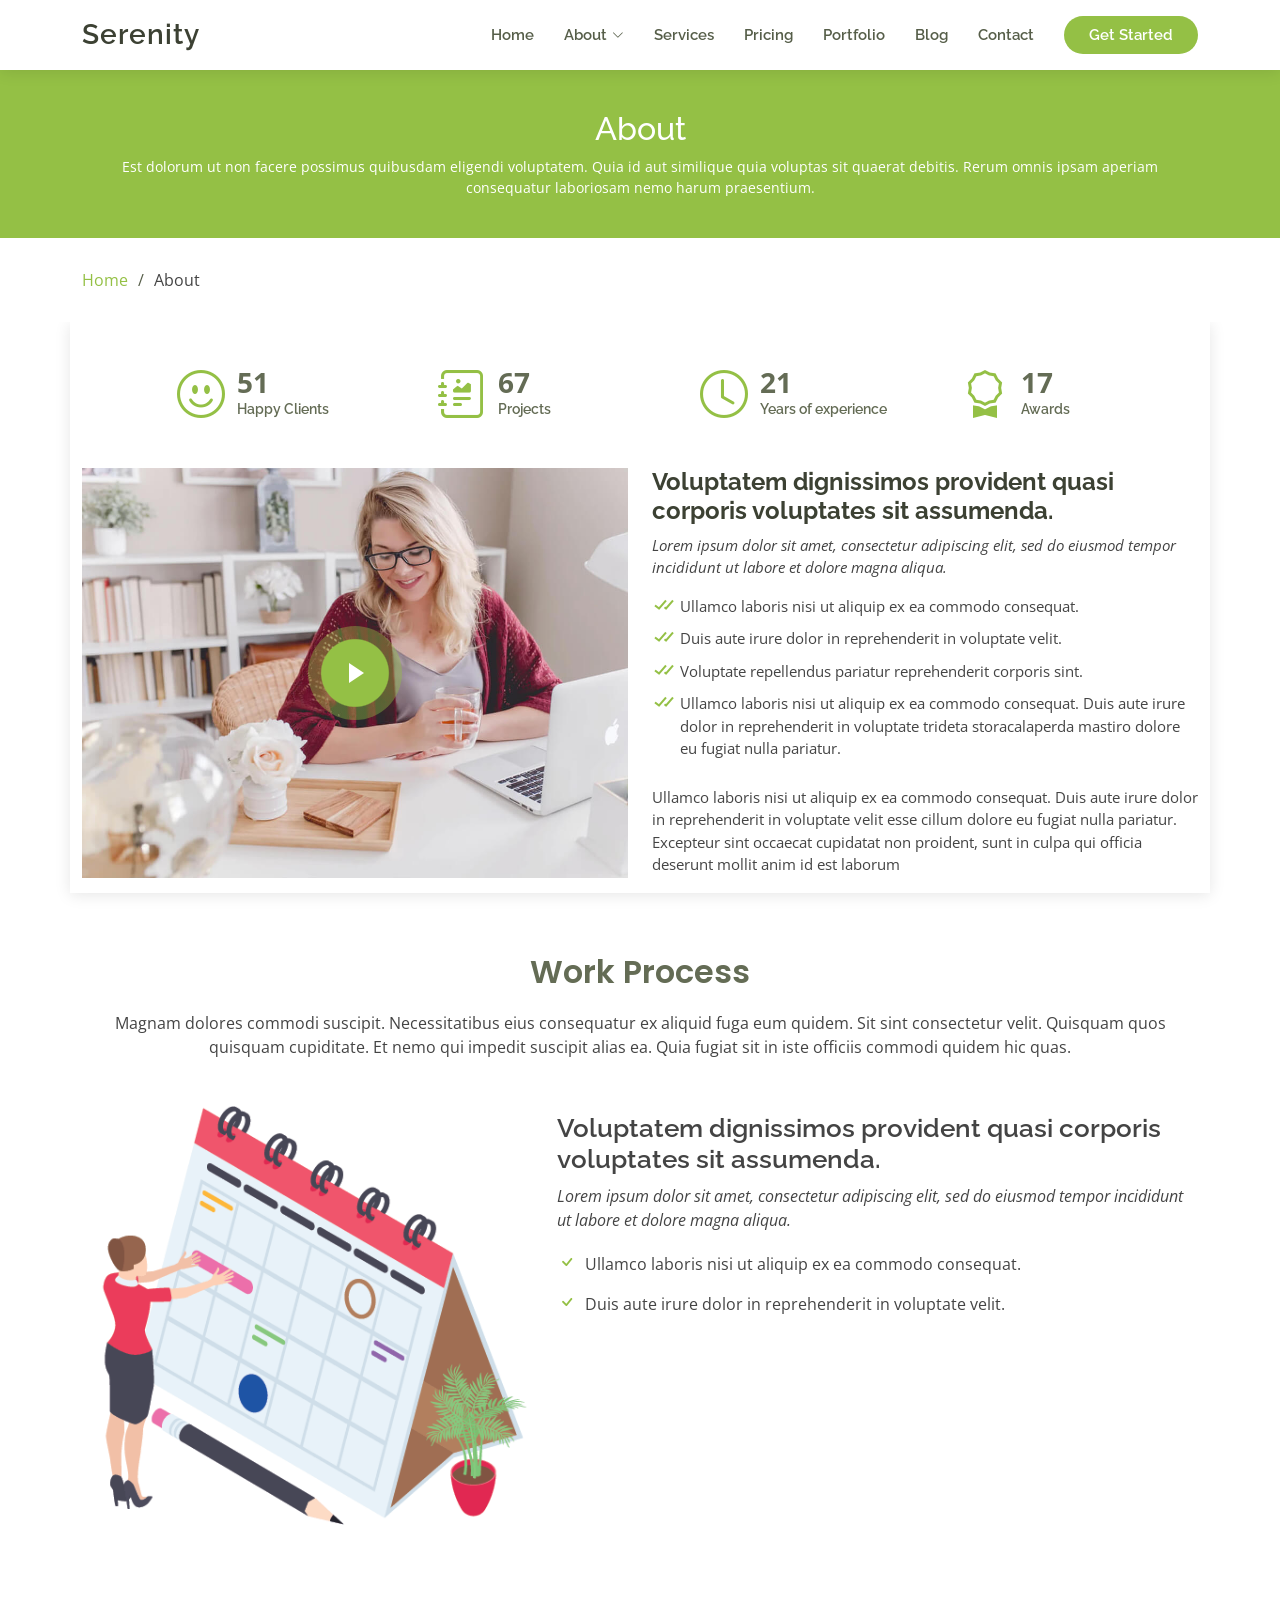
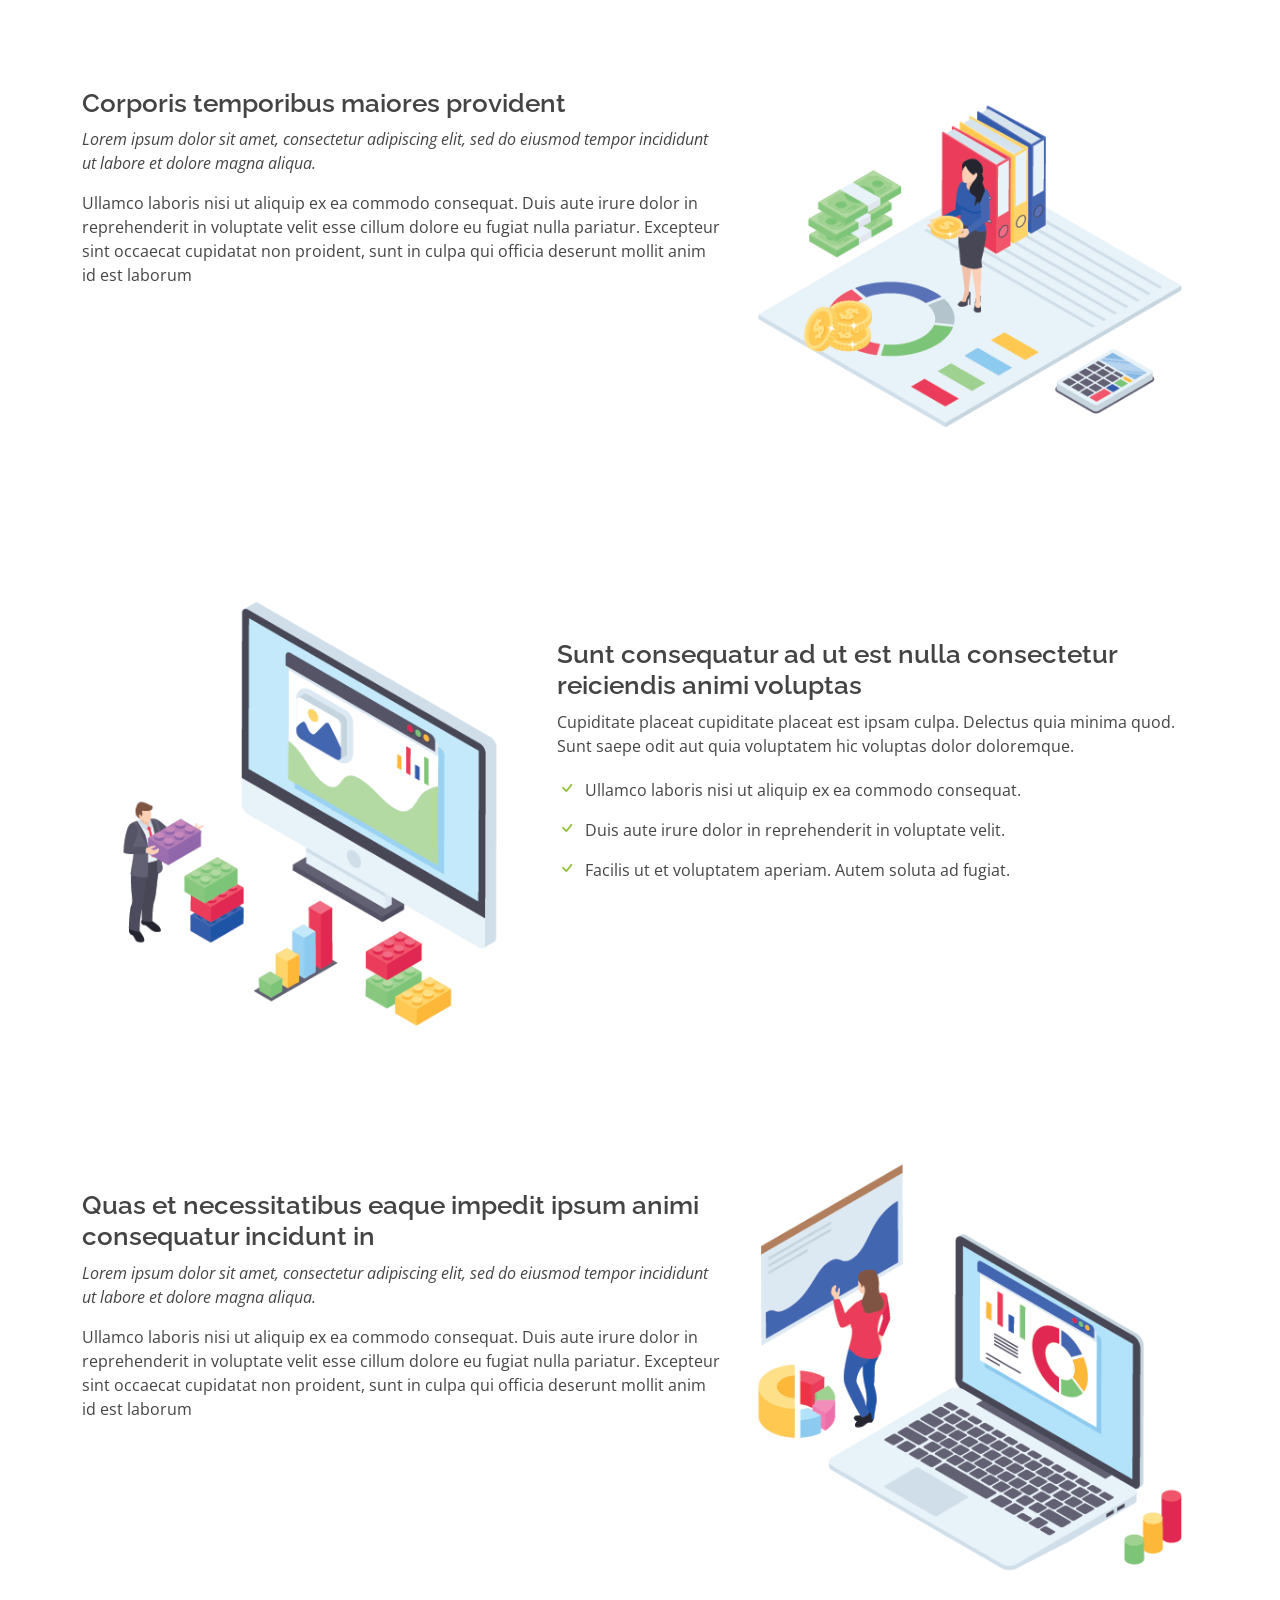
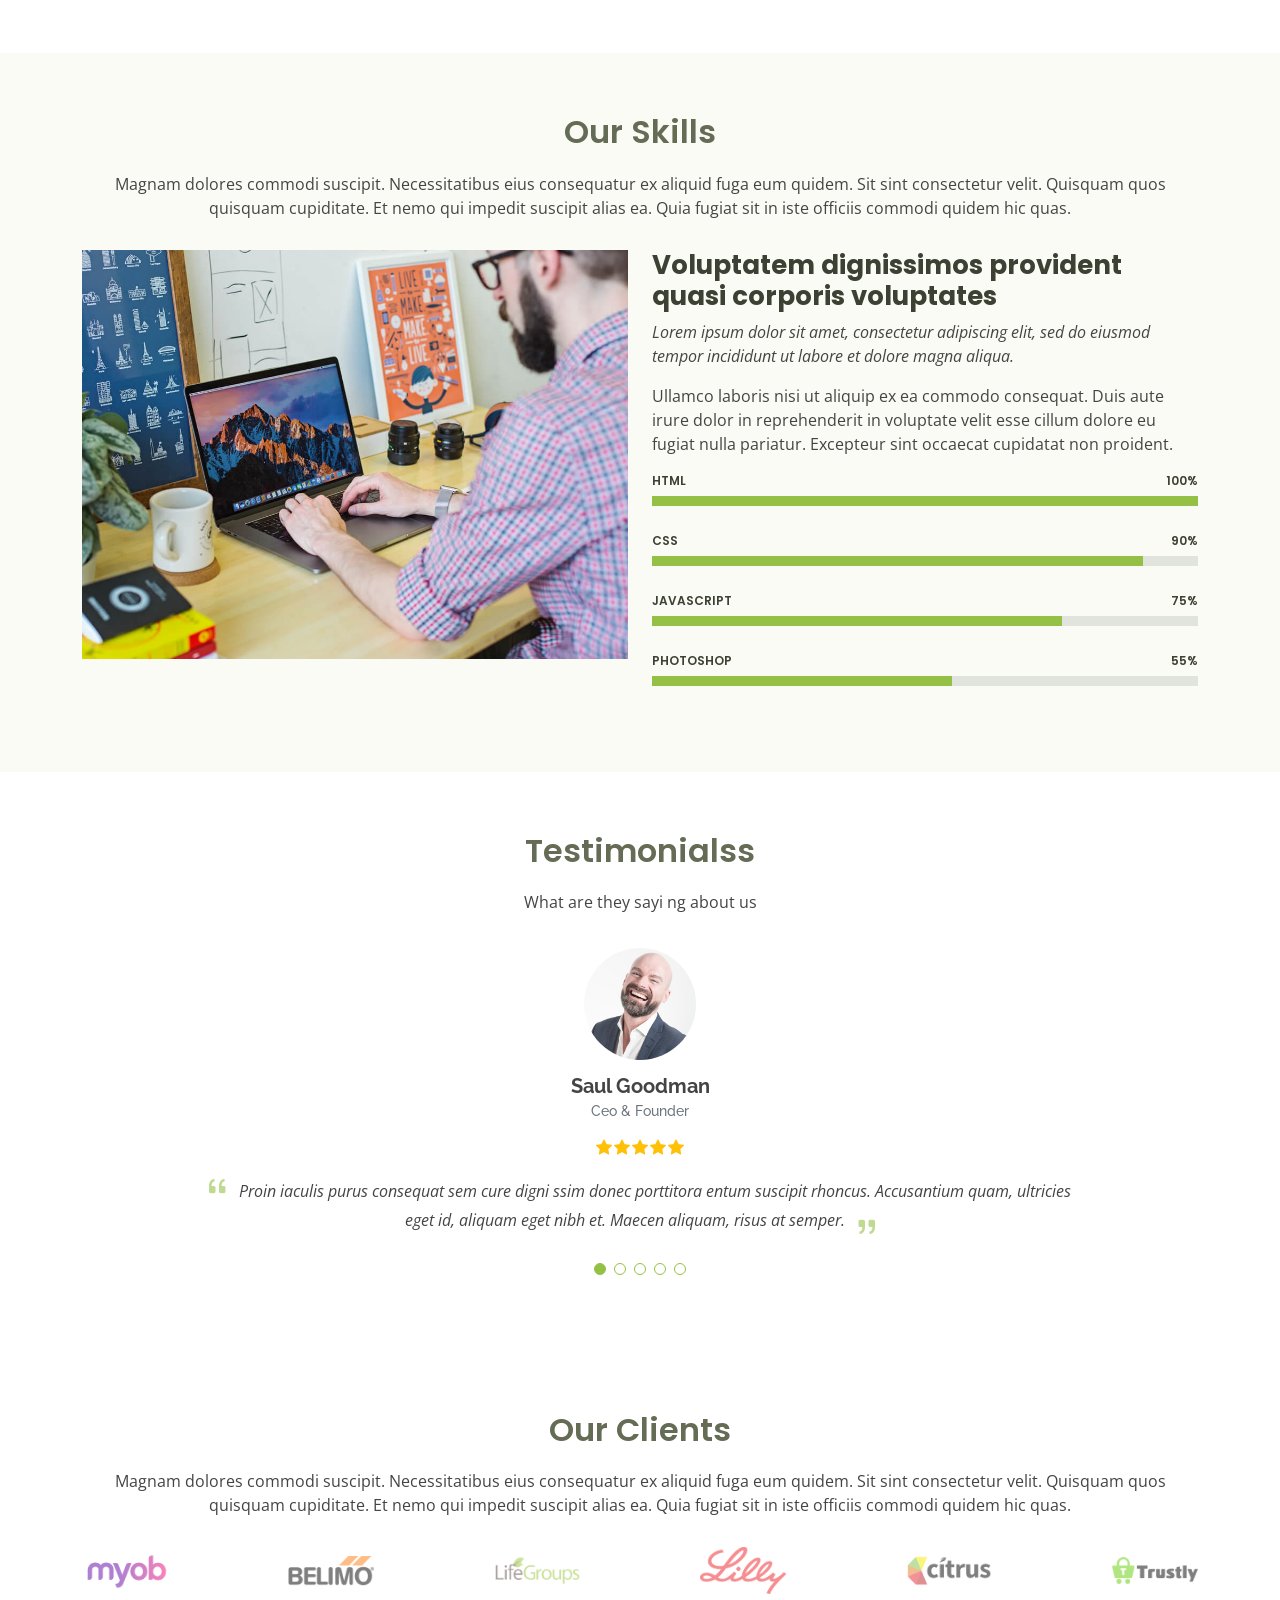
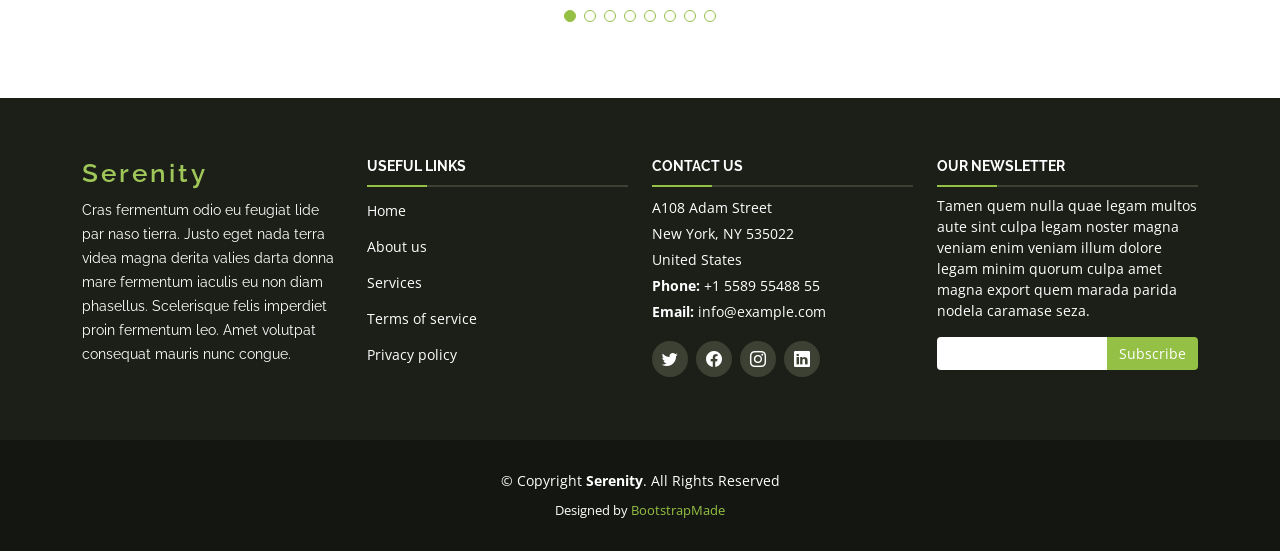
<file: about.html>
<!DOCTYPE html>
<html lang="en">

<head>
  <meta charset="utf-8">
  <meta content="width=device-width, initial-scale=1.0" name="viewport">

  <title>About - Serenity Bootstrap Template</title>
  <meta content="" name="description">
  <meta content="" name="keywords">

  <!-- Favicons -->
  <link href="assets/img/favicon.png" rel="icon">
  <link href="assets/img/apple-touch-icon.png" rel="apple-touch-icon">

  <!-- Google Fonts -->
  <link href="https://fonts.googleapis.com/css?family=Open+Sans:300,300i,400,400i,600,600i,700,700i|Raleway:300,300i,400,400i,500,500i,600,600i,700,700i|Poppins:300,300i,400,400i,500,500i,600,600i,700,700i" rel="stylesheet">

  <!-- Vendor CSS Files -->
  <link href="assets/vendor/aos/aos.css" rel="stylesheet">
  <link href="assets/vendor/bootstrap/css/bootstrap.min.css" rel="stylesheet">
  <link href="assets/vendor/bootstrap-icons/bootstrap-icons.css" rel="stylesheet">
  <link href="assets/vendor/boxicons/css/boxicons.min.css" rel="stylesheet">
  <link href="assets/vendor/glightbox/css/glightbox.min.css" rel="stylesheet">
  <link href="assets/vendor/swiper/swiper-bundle.min.css" rel="stylesheet">

  <!-- Template Main CSS File -->
  <link href="assets/css/style.css" rel="stylesheet">

  <!-- =======================================================
  * Template Name: Serenity
  * Updated: Sep 18 2023 with Bootstrap v5.3.2
  * Template URL: https://bootstrapmade.com/serenity-bootstrap-corporate-template/
  * Author: BootstrapMade.com
  * License: https://bootstrapmade.com/license/
  ======================================================== -->
</head>

<body>

  <!-- ======= Header ======= -->
  <header id="header" class="fixed-top d-flex align-items-center">
    <div class="container d-flex align-items-center justify-content-between">

      <div class="logo">
        <h1 class="text-light"><a href="index.html">Serenity</a></h1>
        <!-- Uncomment below if you prefer to use an image logo -->
        <!-- <a href="index.html"><img src="assets/img/logo.png" alt="" class="img-fluid"></a>-->
      </div>

      <nav id="navbar" class="navbar">
        <ul>
          <li><a href="index.html">Home</a></li>
          <li class="dropdown"><a href="#"><span>About</span> <i class="bi bi-chevron-down"></i></a>
            <ul>
              <li><a class="active" href="about.html">About</a></li>
              <li><a href="team.html">Team</a></li>
              <li class="dropdown"><a href="#"><span>Deep Drop Down</span> <i class="bi bi-chevron-right"></i></a>
                <ul>
                  <li><a href="#">Deep Drop Down 1</a></li>
                  <li><a href="#">Deep Drop Down 2</a></li>
                  <li><a href="#">Deep Drop Down 3</a></li>
                  <li><a href="#">Deep Drop Down 4</a></li>
                  <li><a href="#">Deep Drop Down 5</a></li>
                </ul>
              </li>
            </ul>
          </li>
          <li><a href="services.html">Services</a></li>
          <li><a href="pricing.html">Pricing</a></li>
          <li><a href="portfolio.html">Portfolio</a></li>
          <li><a href="blog.html">Blog</a></li>
          <li><a href="contact.html">Contact</a></li>

          <li><a class="getstarted" href="about.html">Get Started</a></li>
        </ul>
        <i class="bi bi-list mobile-nav-toggle"></i>
      </nav><!-- .navbar -->

    </div>
  </header><!-- End Header -->

  <main id="main">

    <!-- ======= Breadcrumbs ======= -->
    <section id="breadcrumbs" class="breadcrumbs">
      <div class="breadcrumb-hero">
        <div class="container">
          <div class="breadcrumb-hero">
            <h2>About</h2>
            <p>Est dolorum ut non facere possimus quibusdam eligendi voluptatem. Quia id aut similique quia voluptas sit quaerat debitis. Rerum omnis ipsam aperiam consequatur laboriosam nemo harum praesentium. </p>
          </div>
        </div>
      </div>
      <div class="container">
        <ol>
          <li><a href="index.html">Home</a></li>
          <li>About</li>
        </ol>
      </div>
    </section><!-- End Breadcrumbs -->

    <!-- ======= About Section ======= -->
    <section id="about" class="about">
      <div class="container">

        <div class="row justify-content-end">
          <div class="col-lg-11">
            <div class="row justify-content-end">

              <div class="col-lg-3 col-md-5 col-6 d-md-flex align-items-md-stretch">
                <div class="count-box py-5">
                  <i class="bi bi-emoji-smile"></i>
                  <span data-purecounter-start="0" data-purecounter-end="65" class="purecounter">0</span>
                  <p>Happy Clients</p>
                </div>
              </div>

              <div class="col-lg-3 col-md-5 col-6 d-md-flex align-items-md-stretch">
                <div class="count-box py-5">
                  <i class="bi bi-journal-richtext"></i>
                  <span data-purecounter-start="0" data-purecounter-end="85" class="purecounter">0</span>
                  <p>Projects</p>
                </div>
              </div>

              <div class="col-lg-3 col-md-5 col-6 d-md-flex align-items-md-stretch">
                <div class="count-box pb-5 pt-0 pt-lg-5">
                  <i class="bi bi-clock"></i>
                  <span data-purecounter-start="0" data-purecounter-end="27" class="purecounter">0</span>
                  <p>Years of experience</p>
                </div>
              </div>

              <div class="col-lg-3 col-md-5 col-6 d-md-flex align-items-md-stretch">
                <div class="count-box pb-5 pt-0 pt-lg-5">
                  <i class="bi bi-award"></i>
                  <span data-purecounter-start="0" data-purecounter-end="22" class="purecounter">0</span>
                  <p>Awards</p>
                </div>
              </div>

            </div>
          </div>
        </div>

        <div class="row">

          <div class="col-lg-6 video-box align-self-baseline position-relative">
            <img src="assets/img/about.jpg" class="img-fluid" alt="">
            <a href="https://www.youtube.com/watch?v=jDDaplaOz7Q" class="glightbox play-btn mb-4"></a>
          </div>

          <div class="col-lg-6 pt-3 pt-lg-0 content">
            <h3>Voluptatem dignissimos provident quasi corporis voluptates sit assumenda.</h3>
            <p class="fst-italic">
              Lorem ipsum dolor sit amet, consectetur adipiscing elit, sed do eiusmod tempor incididunt ut labore et dolore
              magna aliqua.
            </p>
            <ul>
              <li><i class="bx bx-check-double"></i> Ullamco laboris nisi ut aliquip ex ea commodo consequat.</li>
              <li><i class="bx bx-check-double"></i> Duis aute irure dolor in reprehenderit in voluptate velit.</li>
              <li><i class="bx bx-check-double"></i> Voluptate repellendus pariatur reprehenderit corporis sint.</li>
              <li><i class="bx bx-check-double"></i> Ullamco laboris nisi ut aliquip ex ea commodo consequat. Duis aute irure dolor in reprehenderit in voluptate trideta storacalaperda mastiro dolore eu fugiat nulla pariatur.</li>
            </ul>
            <p>
              Ullamco laboris nisi ut aliquip ex ea commodo consequat. Duis aute irure dolor in reprehenderit in voluptate
              velit esse cillum dolore eu fugiat nulla pariatur. Excepteur sint occaecat cupidatat non proident, sunt in
              culpa qui officia deserunt mollit anim id est laborum
            </p>
          </div>

        </div>

      </div>
    </section><!-- End About Section -->

    <!-- ======= Work Process Section ======= -->
    <section id="work-process" class="work-process">
      <div class="container">

        <div class="section-title" data-aos="fade-up">
          <h2>Work Process</h2>
          <p>Magnam dolores commodi suscipit. Necessitatibus eius consequatur ex aliquid fuga eum quidem. Sit sint consectetur velit. Quisquam quos quisquam cupiditate. Et nemo qui impedit suscipit alias ea. Quia fugiat sit in iste officiis commodi quidem hic quas.</p>
        </div>

        <div class="row content">
          <div class="col-md-5" data-aos="fade-right">
            <img src="assets/img/work-process-1.png" class="img-fluid" alt="">
          </div>
          <div class="col-md-7 pt-4" data-aos="fade-left">
            <h3>Voluptatem dignissimos provident quasi corporis voluptates sit assumenda.</h3>
            <p class="fst-italic">
              Lorem ipsum dolor sit amet, consectetur adipiscing elit, sed do eiusmod tempor incididunt ut labore et dolore
              magna aliqua.
            </p>
            <ul>
              <li><i class="bi bi-check"></i> Ullamco laboris nisi ut aliquip ex ea commodo consequat.</li>
              <li><i class="bi bi-check"></i> Duis aute irure dolor in reprehenderit in voluptate velit.</li>
            </ul>
          </div>
        </div>

        <div class="row content">
          <div class="col-md-5 order-1 order-md-2" data-aos="fade-left">
            <img src="assets/img/work-process-2.png" class="img-fluid" alt="">
          </div>
          <div class="col-md-7 pt-5 order-2 order-md-1" data-aos="fade-right">
            <h3>Corporis temporibus maiores provident</h3>
            <p class="fst-italic">
              Lorem ipsum dolor sit amet, consectetur adipiscing elit, sed do eiusmod tempor incididunt ut labore et dolore
              magna aliqua.
            </p>
            <p>
              Ullamco laboris nisi ut aliquip ex ea commodo consequat. Duis aute irure dolor in reprehenderit in voluptate
              velit esse cillum dolore eu fugiat nulla pariatur. Excepteur sint occaecat cupidatat non proident, sunt in
              culpa qui officia deserunt mollit anim id est laborum
            </p>
          </div>
        </div>

        <div class="row content">
          <div class="col-md-5" data-aos="fade-right">
            <img src="assets/img/work-process-3.png" class="img-fluid" alt="">
          </div>
          <div class="col-md-7 pt-5" data-aos="fade-left">
            <h3>Sunt consequatur ad ut est nulla consectetur reiciendis animi voluptas</h3>
            <p>Cupiditate placeat cupiditate placeat est ipsam culpa. Delectus quia minima quod. Sunt saepe odit aut quia voluptatem hic voluptas dolor doloremque.</p>
            <ul>
              <li><i class="bi bi-check"></i> Ullamco laboris nisi ut aliquip ex ea commodo consequat.</li>
              <li><i class="bi bi-check"></i> Duis aute irure dolor in reprehenderit in voluptate velit.</li>
              <li><i class="bi bi-check"></i> Facilis ut et voluptatem aperiam. Autem soluta ad fugiat.</li>
            </ul>
          </div>
        </div>

        <div class="row content">
          <div class="col-md-5 order-1 order-md-2" data-aos="fade-left">
            <img src="assets/img/work-process-4.png" class="img-fluid" alt="">
          </div>
          <div class="col-md-7 pt-5 order-2 order-md-1" data-aos="fade-right">
            <h3>Quas et necessitatibus eaque impedit ipsum animi consequatur incidunt in</h3>
            <p class="fst-italic">
              Lorem ipsum dolor sit amet, consectetur adipiscing elit, sed do eiusmod tempor incididunt ut labore et dolore
              magna aliqua.
            </p>
            <p>
              Ullamco laboris nisi ut aliquip ex ea commodo consequat. Duis aute irure dolor in reprehenderit in voluptate
              velit esse cillum dolore eu fugiat nulla pariatur. Excepteur sint occaecat cupidatat non proident, sunt in
              culpa qui officia deserunt mollit anim id est laborum
            </p>
          </div>
        </div>

      </div>
    </section><!-- End Work Process Section -->

    <!-- ======= Our Skills Section ======= -->
    <section id="skills" class="skills section-bg">
      <div class="container">

        <div class="section-title" data-aos="fade-up">
          <h2>Our Skills</h2>
          <p>Magnam dolores commodi suscipit. Necessitatibus eius consequatur ex aliquid fuga eum quidem. Sit sint consectetur velit. Quisquam quos quisquam cupiditate. Et nemo qui impedit suscipit alias ea. Quia fugiat sit in iste officiis commodi quidem hic quas.</p>
        </div>

        <div class="row">
          <div class="col-lg-6" data-aos="fade-right">
            <img src="assets/img/skills-img.jpg" class="img-fluid" alt="">
          </div>
          <div class="col-lg-6 pt-4 pt-lg-0 content" data-aos="fade-left">
            <h3>Voluptatem dignissimos provident quasi corporis voluptates</h3>
            <p class="fst-italic">
              Lorem ipsum dolor sit amet, consectetur adipiscing elit, sed do eiusmod tempor incididunt ut labore et dolore
              magna aliqua.
            </p>
            <p>
              Ullamco laboris nisi ut aliquip ex ea commodo consequat. Duis aute irure dolor in reprehenderit in voluptate
              velit esse cillum dolore eu fugiat nulla pariatur. Excepteur sint occaecat cupidatat non proident.
            </p>

            <div class="skills-content">

              <div class="progress">
                <span class="skill">HTML <i class="val">100%</i></span>
                <div class="progress-bar-wrap">
                  <div class="progress-bar" role="progressbar" aria-valuenow="100" aria-valuemin="0" aria-valuemax="100"></div>
                </div>
              </div>

              <div class="progress">
                <span class="skill">CSS <i class="val">90%</i></span>
                <div class="progress-bar-wrap">
                  <div class="progress-bar" role="progressbar" aria-valuenow="90" aria-valuemin="0" aria-valuemax="100"></div>
                </div>
              </div>

              <div class="progress">
                <span class="skill">JavaScript <i class="val">75%</i></span>
                <div class="progress-bar-wrap">
                  <div class="progress-bar" role="progressbar" aria-valuenow="75" aria-valuemin="0" aria-valuemax="100"></div>
                </div>
              </div>

              <div class="progress">
                <span class="skill">Photoshop <i class="val">55%</i></span>
                <div class="progress-bar-wrap">
                  <div class="progress-bar" role="progressbar" aria-valuenow="55" aria-valuemin="0" aria-valuemax="100"></div>
                </div>
              </div>

            </div>

          </div>
        </div>

      </div>
    </section><!-- End Our Skills Section -->

    <section id="testimonials" class="testimonials">
      <div class="container">

        <div class="section-title">
          <h2>Testimonialss</h2>
          <p>What are they sayi ng about us</p>
        </div>

        <div class="slides-1 swiper" data-aos="fade-up">
          <div class="swiper-wrapper">

            <div class="swiper-slide">
              <div class="testimonial-item">
                <img src="assets/img/testimonials/testimonials-1.jpg" class="testimonial-img" alt="">
                <h3>Saul Goodman</h3>
                <h4>Ceo &amp; Founder</h4>
                <div class="stars">
                  <i class="bi bi-star-fill"></i><i class="bi bi-star-fill"></i><i class="bi bi-star-fill"></i><i class="bi bi-star-fill"></i><i class="bi bi-star-fill"></i>
                </div>
                <p>
                  <i class="bi bi-quote quote-icon-left"></i>
                  Proin iaculis purus consequat sem cure digni ssim donec porttitora entum suscipit rhoncus. Accusantium quam, ultricies eget id, aliquam eget nibh et. Maecen aliquam, risus at semper.
                  <i class="bi bi-quote quote-icon-right"></i>
                </p>
              </div>
            </div><!-- End testimonial item -->

            <div class="swiper-slide">
              <div class="testimonial-item">
                <img src="assets/img/testimonials/testimonials-2.jpg" class="testimonial-img" alt="">
                <h3>Sara Wilsson</h3>
                <h4>Designer</h4>
                <div class="stars">
                  <i class="bi bi-star-fill"></i><i class="bi bi-star-fill"></i><i class="bi bi-star-fill"></i><i class="bi bi-star-fill"></i><i class="bi bi-star-fill"></i>
                </div>
                <p>
                  <i class="bi bi-quote quote-icon-left"></i>
                  Export tempor illum tamen malis malis eram quae irure esse labore quem cillum quid cillum eram malis quorum velit fore eram velit sunt aliqua noster fugiat irure amet legam anim culpa.
                  <i class="bi bi-quote quote-icon-right"></i>
                </p>
              </div>
            </div><!-- End testimonial item -->

            <div class="swiper-slide">
              <div class="testimonial-item">
                <img src="assets/img/testimonials/testimonials-3.jpg" class="testimonial-img" alt="">
                <h3>Jena Karlis</h3>
                <h4>Store Owner</h4>
                <div class="stars">
                  <i class="bi bi-star-fill"></i><i class="bi bi-star-fill"></i><i class="bi bi-star-fill"></i><i class="bi bi-star-fill"></i><i class="bi bi-star-fill"></i>
                </div>
                <p>
                  <i class="bi bi-quote quote-icon-left"></i>
                  Enim nisi quem export duis labore cillum quae magna enim sint quorum nulla quem veniam duis minim tempor labore quem eram duis noster aute amet eram fore quis sint minim.
                  <i class="bi bi-quote quote-icon-right"></i>
                </p>
              </div>
            </div><!-- End testimonial item -->

            <div class="swiper-slide">
              <div class="testimonial-item">
                <img src="assets/img/testimonials/testimonials-4.jpg" class="testimonial-img" alt="">
                <h3>Matt Brandon</h3>
                <h4>Freelancer</h4>
                <div class="stars">
                  <i class="bi bi-star-fill"></i><i class="bi bi-star-fill"></i><i class="bi bi-star-fill"></i><i class="bi bi-star-fill"></i><i class="bi bi-star-fill"></i>
                </div>
                <p>
                  <i class="bi bi-quote quote-icon-left"></i>
                  Fugiat enim eram quae cillum dolore dolor amet nulla culpa multos export minim fugiat minim velit minim dolor enim duis veniam ipsum anim magna sunt elit fore quem dolore labore illum veniam.
                  <i class="bi bi-quote quote-icon-right"></i>
                </p>
              </div>
            </div><!-- End testimonial item -->

            <div class="swiper-slide">
              <div class="testimonial-item">
                <img src="assets/img/testimonials/testimonials-5.jpg" class="testimonial-img" alt="">
                <h3>John Larson</h3>
                <h4>Entrepreneur</h4>
                <div class="stars">
                  <i class="bi bi-star-fill"></i><i class="bi bi-star-fill"></i><i class="bi bi-star-fill"></i><i class="bi bi-star-fill"></i><i class="bi bi-star-fill"></i>
                </div>
                <p>
                  <i class="bi bi-quote quote-icon-left"></i>
                  Quis quorum aliqua sint quem legam fore sunt eram irure aliqua veniam tempor noster veniam enim culpa labore duis sunt culpa nulla illum cillum fugiat legam esse veniam culpa fore nisi cillum quid.
                  <i class="bi bi-quote quote-icon-right"></i>
                </p>
              </div>
            </div><!-- End testimonial item -->

          </div>
          <div class="swiper-pagination"></div>
        </div>

      </div>
    </section>

    <!-- ======= Our Clients Section ======= -->
    <section id="clients" class="clients">
      <div class="container" data-aos="fade-up">

        <div class="section-title">
          <h2>Our Clients</h2>
          <p>Magnam dolores commodi suscipit. Necessitatibus eius consequatur ex aliquid fuga eum quidem. Sit sint consectetur velit. Quisquam quos quisquam cupiditate. Et nemo qui impedit suscipit alias ea. Quia fugiat sit in iste officiis commodi quidem hic quas.</p>
        </div>

        <div class="clients-slider swiper">
          <div class="swiper-wrapper align-items-center">
            <div class="swiper-slide"><img src="assets/img/clients/client-1.png" class="img-fluid" alt=""></div>
            <div class="swiper-slide"><img src="assets/img/clients/client-2.png" class="img-fluid" alt=""></div>
            <div class="swiper-slide"><img src="assets/img/clients/client-3.png" class="img-fluid" alt=""></div>
            <div class="swiper-slide"><img src="assets/img/clients/client-4.png" class="img-fluid" alt=""></div>
            <div class="swiper-slide"><img src="assets/img/clients/client-5.png" class="img-fluid" alt=""></div>
            <div class="swiper-slide"><img src="assets/img/clients/client-6.png" class="img-fluid" alt=""></div>
            <div class="swiper-slide"><img src="assets/img/clients/client-7.png" class="img-fluid" alt=""></div>
            <div class="swiper-slide"><img src="assets/img/clients/client-8.png" class="img-fluid" alt=""></div>
          </div>
          <div class="swiper-pagination"></div>
        </div>

      </div>
    </section><!-- End Our Clients Section -->

  </main><!-- End #main -->

  <!-- ======= Footer ======= -->
  <footer id="footer">
    <div class="footer-top">
      <div class="container">
        <div class="row">

          <div class="col-lg-3 col-md-6 footer-info">
            <h3>Serenity</h3>
            <p>Cras fermentum odio eu feugiat lide par naso tierra. Justo eget nada terra videa magna derita valies darta donna mare fermentum iaculis eu non diam phasellus. Scelerisque felis imperdiet proin fermentum leo. Amet volutpat consequat mauris nunc congue.</p>
          </div>

          <div class="col-lg-3 col-md-6 footer-links">
            <h4>Useful Links</h4>
            <ul>
              <li><a href="#">Home</a></li>
              <li><a href="#">About us</a></li>
              <li><a href="#">Services</a></li>
              <li><a href="#">Terms of service</a></li>
              <li><a href="#">Privacy policy</a></li>
            </ul>
          </div>

          <div class="col-lg-3 col-md-6 footer-contact">
            <h4>Contact Us</h4>
            <p>
              A108 Adam Street <br>
              New York, NY 535022<br>
              United States <br>
              <strong>Phone:</strong> +1 5589 55488 55<br>
              <strong>Email:</strong> info@example.com<br>
            </p>

            <div class="social-links">
              <a href="#" class="twitter"><i class="bi bi-twitter"></i></a>
              <a href="#" class="facebook"><i class="bi bi-facebook"></i></a>
              <a href="#" class="instagram"><i class="bi bi-instagram"></i></a>
              <a href="#" class="linkedin"><i class="bi bi-linkedin"></i></a>
            </div>

          </div>

          <div class="col-lg-3 col-md-6 footer-newsletter">
            <h4>Our Newsletter</h4>
            <p>Tamen quem nulla quae legam multos aute sint culpa legam noster magna veniam enim veniam illum dolore legam minim quorum culpa amet magna export quem marada parida nodela caramase seza.</p>
            <form action="" method="post">
              <input type="email" name="email"><input type="submit" value="Subscribe">
            </form>
          </div>

        </div>
      </div>
    </div>

    <div class="container">
      <div class="copyright">
        &copy; Copyright <strong><span>Serenity</span></strong>. All Rights Reserved
      </div>
      <div class="credits">
        <!-- All the links in the footer should remain intact. -->
        <!-- You can delete the links only if you purchased the pro version. -->
        <!-- Licensing information: https://bootstrapmade.com/license/ -->
        <!-- Purchase the pro version with working PHP/AJAX contact form: https://bootstrapmade.com/serenity-bootstrap-corporate-template/ -->
        Designed by <a href="https://bootstrapmade.com/">BootstrapMade</a>
      </div>
    </div>
  </footer><!-- End Footer -->

  <a href="#" class="back-to-top d-flex align-items-center justify-content-center"><i class="bi bi-arrow-up-short"></i></a>

  <!-- Vendor JS Files -->
  <script src="assets/vendor/purecounter/purecounter_vanilla.js"></script>
  <script src="assets/vendor/aos/aos.js"></script>
  <script src="assets/vendor/bootstrap/js/bootstrap.bundle.min.js"></script>
  <script src="assets/vendor/glightbox/js/glightbox.min.js"></script>
  <script src="assets/vendor/isotope-layout/isotope.pkgd.min.js"></script>
  <script src="assets/vendor/swiper/swiper-bundle.min.js"></script>
  <script src="assets/vendor/waypoints/noframework.waypoints.js"></script>
  <script src="assets/vendor/php-email-form/validate.js"></script>

  <!-- Template Main JS File -->
  <script src="assets/js/main.js"></script>

</body>

</html>
</file>
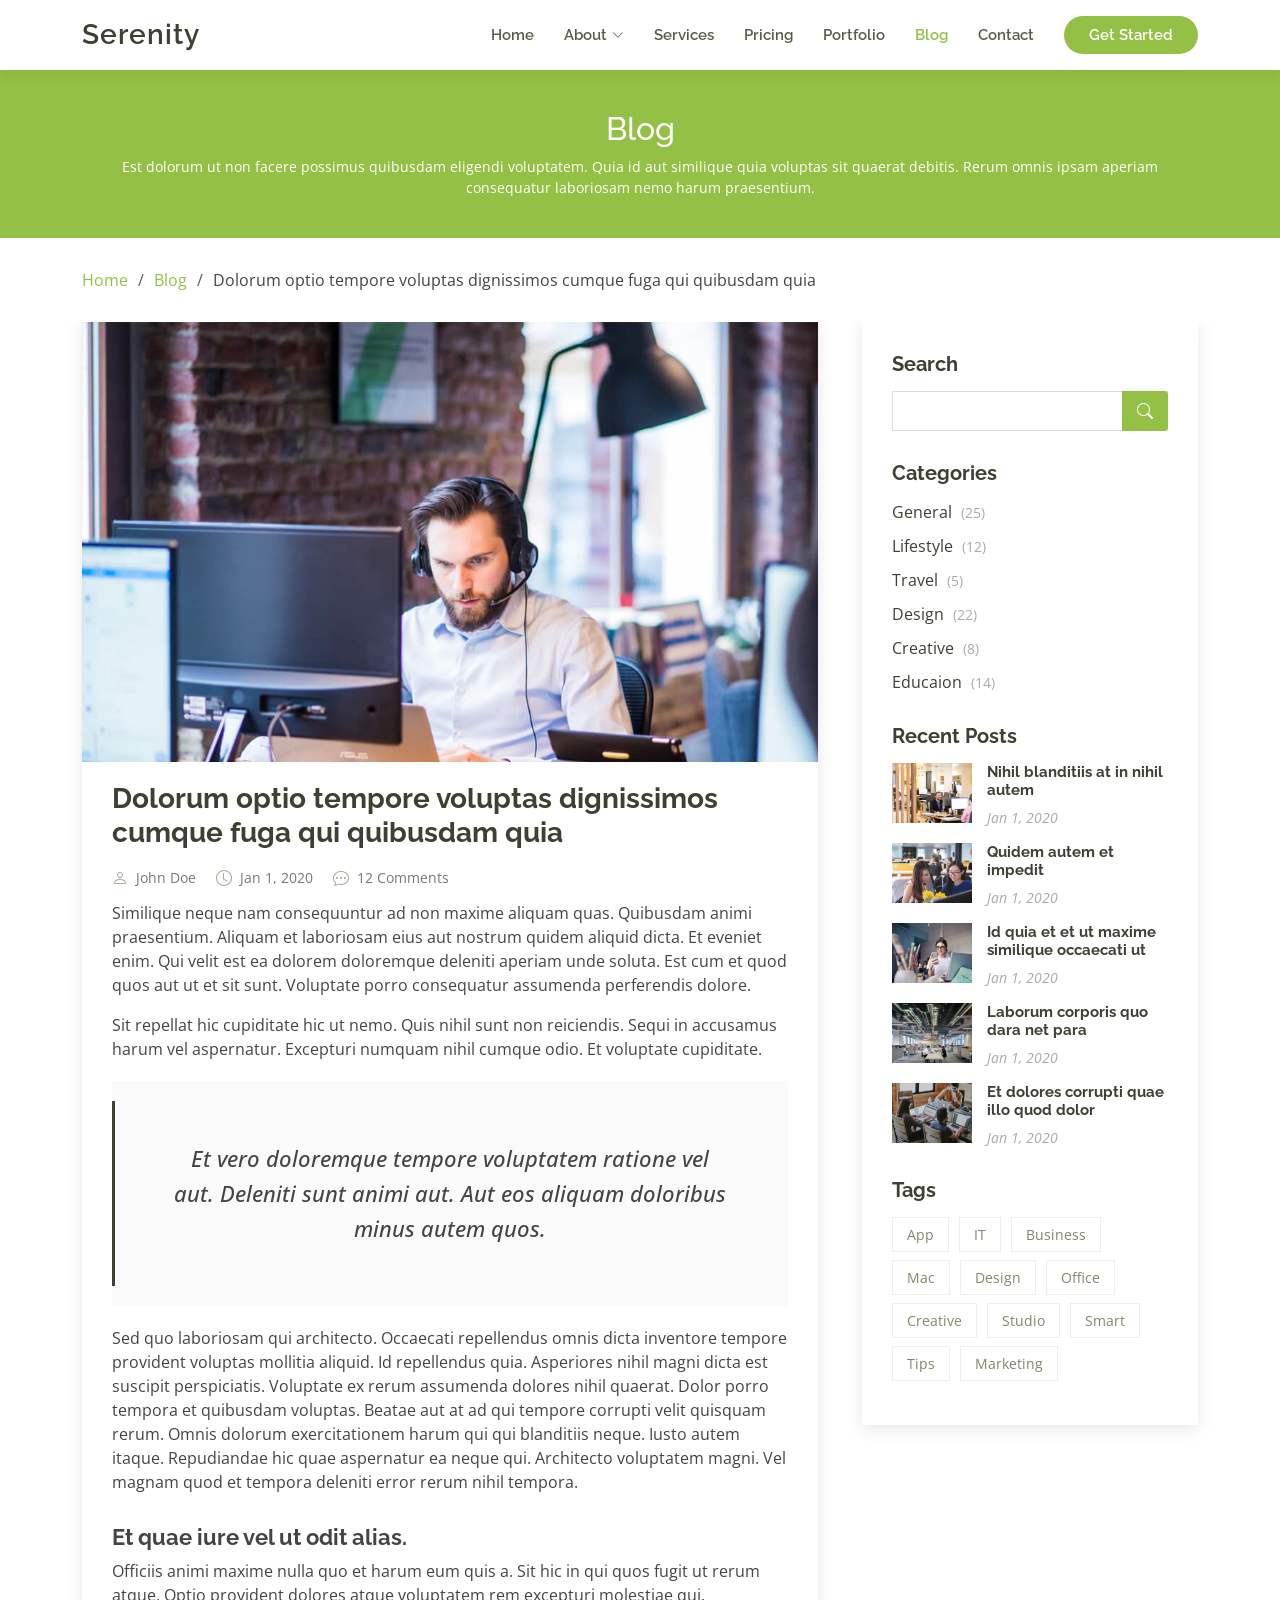
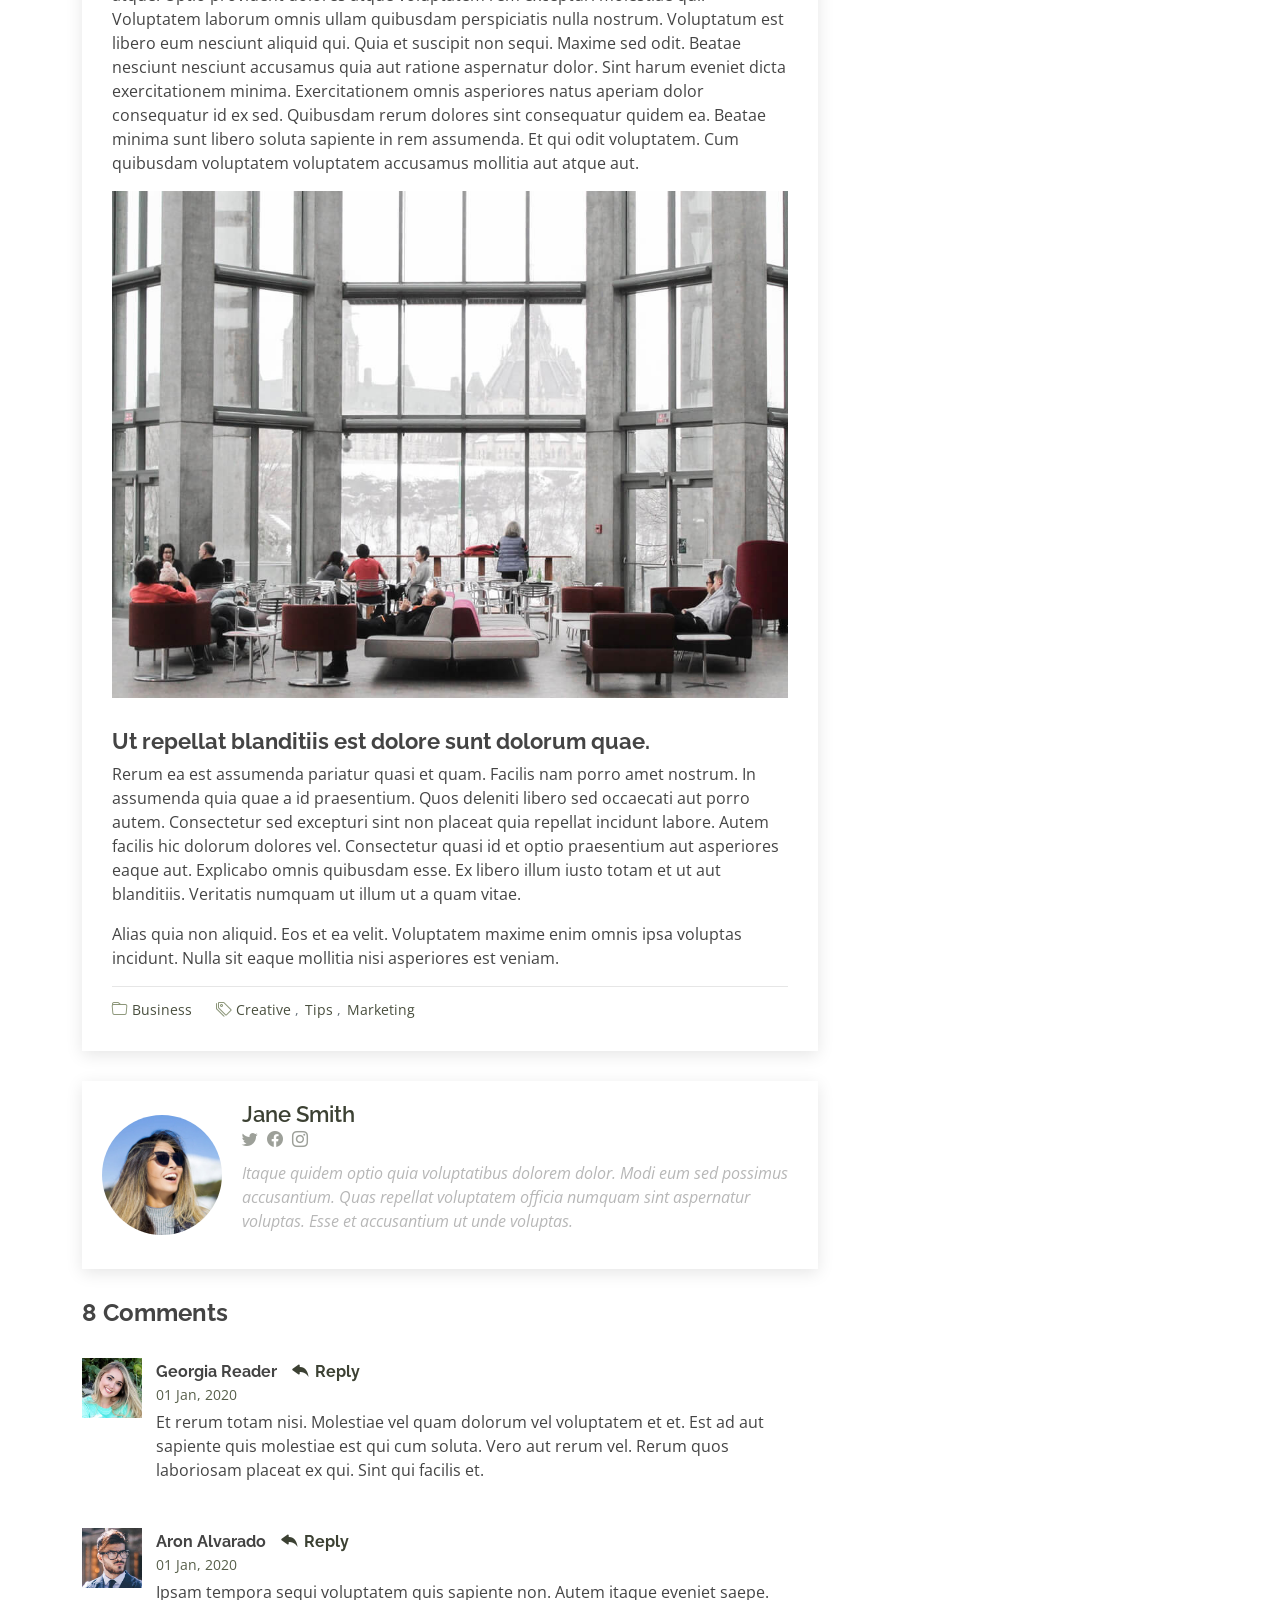
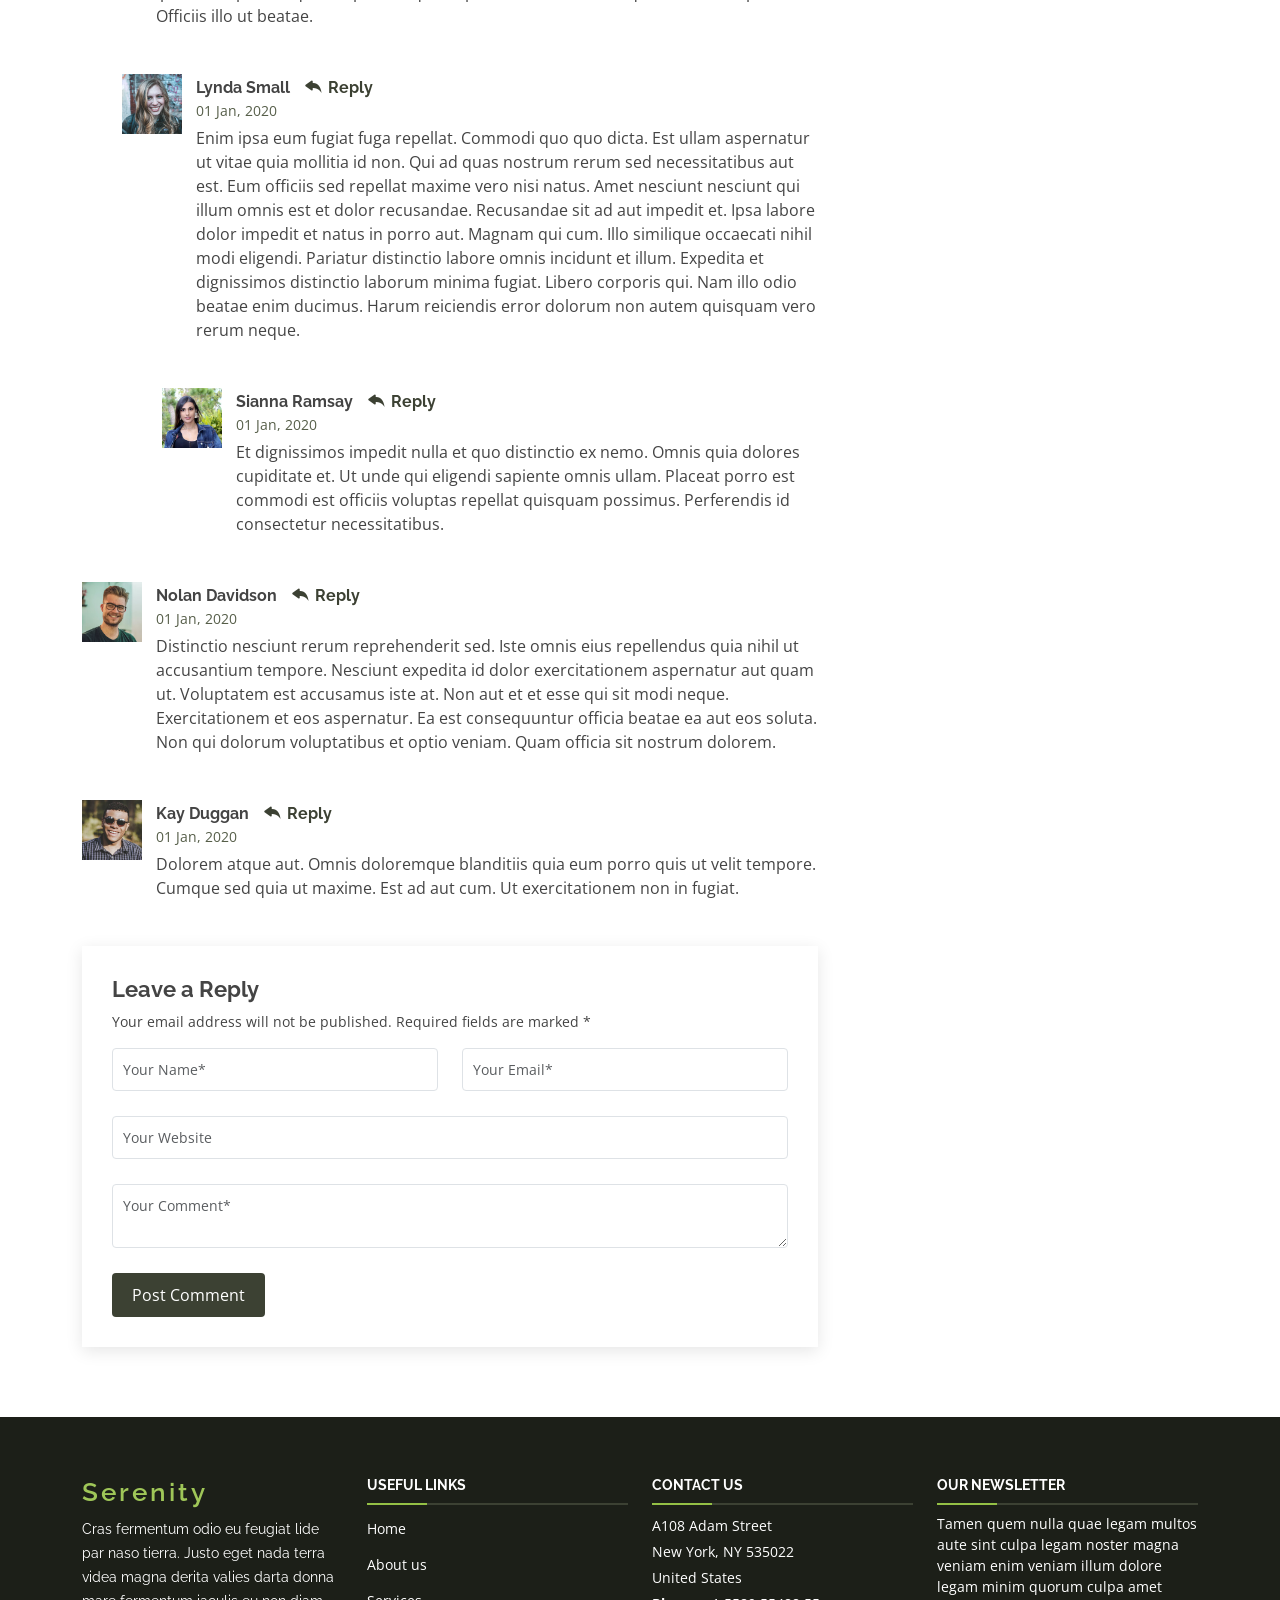
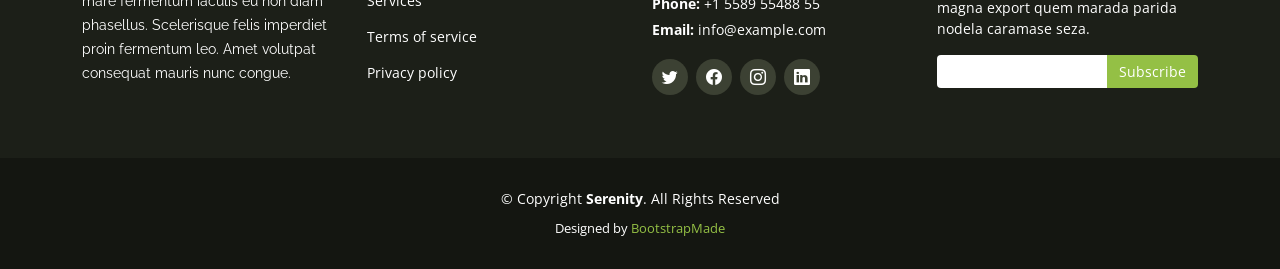
<file: blog-single.html>
<!DOCTYPE html>
<html lang="en">

<head>
  <meta charset="utf-8">
  <meta content="width=device-width, initial-scale=1.0" name="viewport">

  <title>Blog Single - Serenity Bootstrap Template</title>
  <meta content="" name="description">
  <meta content="" name="keywords">

  <!-- Favicons -->
  <link href="assets/img/favicon.png" rel="icon">
  <link href="assets/img/apple-touch-icon.png" rel="apple-touch-icon">

  <!-- Google Fonts -->
  <link href="https://fonts.googleapis.com/css?family=Open+Sans:300,300i,400,400i,600,600i,700,700i|Raleway:300,300i,400,400i,500,500i,600,600i,700,700i|Poppins:300,300i,400,400i,500,500i,600,600i,700,700i" rel="stylesheet">

  <!-- Vendor CSS Files -->
  <link href="assets/vendor/aos/aos.css" rel="stylesheet">
  <link href="assets/vendor/bootstrap/css/bootstrap.min.css" rel="stylesheet">
  <link href="assets/vendor/bootstrap-icons/bootstrap-icons.css" rel="stylesheet">
  <link href="assets/vendor/boxicons/css/boxicons.min.css" rel="stylesheet">
  <link href="assets/vendor/glightbox/css/glightbox.min.css" rel="stylesheet">
  <link href="assets/vendor/swiper/swiper-bundle.min.css" rel="stylesheet">

  <!-- Template Main CSS File -->
  <link href="assets/css/style.css" rel="stylesheet">

  <!-- =======================================================
  * Template Name: Serenity
  * Updated: Sep 18 2023 with Bootstrap v5.3.2
  * Template URL: https://bootstrapmade.com/serenity-bootstrap-corporate-template/
  * Author: BootstrapMade.com
  * License: https://bootstrapmade.com/license/
  ======================================================== -->
</head>

<body>

  <!-- ======= Header ======= -->
  <header id="header" class="fixed-top d-flex align-items-center">
    <div class="container d-flex align-items-center justify-content-between">

      <div class="logo">
        <h1 class="text-light"><a href="index.html">Serenity</a></h1>
        <!-- Uncomment below if you prefer to use an image logo -->
        <!-- <a href="index.html"><img src="assets/img/logo.png" alt="" class="img-fluid"></a>-->
      </div>

      <nav id="navbar" class="navbar">
        <ul>
          <li><a href="index.html">Home</a></li>
          <li class="dropdown"><a href="#"><span>About</span> <i class="bi bi-chevron-down"></i></a>
            <ul>
              <li><a href="about.html">About</a></li>
              <li><a href="team.html">Team</a></li>
              <li class="dropdown"><a href="#"><span>Deep Drop Down</span> <i class="bi bi-chevron-right"></i></a>
                <ul>
                  <li><a href="#">Deep Drop Down 1</a></li>
                  <li><a href="#">Deep Drop Down 2</a></li>
                  <li><a href="#">Deep Drop Down 3</a></li>
                  <li><a href="#">Deep Drop Down 4</a></li>
                  <li><a href="#">Deep Drop Down 5</a></li>
                </ul>
              </li>
            </ul>
          </li>
          <li><a href="services.html">Services</a></li>
          <li><a href="pricing.html">Pricing</a></li>
          <li><a href="portfolio.html">Portfolio</a></li>
          <li><a class="active" href="blog.html">Blog</a></li>
          <li><a href="contact.html">Contact</a></li>

          <li><a class="getstarted" href="about.html">Get Started</a></li>
        </ul>
        <i class="bi bi-list mobile-nav-toggle"></i>
      </nav><!-- .navbar -->

    </div>
  </header><!-- End Header -->

  <main id="main">

    <!-- ======= Breadcrumbs ======= -->
    <section id="breadcrumbs" class="breadcrumbs">
      <div class="breadcrumb-hero">
        <div class="container">
          <div class="breadcrumb-hero">
            <h2>Blog</h2>
            <p>Est dolorum ut non facere possimus quibusdam eligendi voluptatem. Quia id aut similique quia voluptas sit quaerat debitis. Rerum omnis ipsam aperiam consequatur laboriosam nemo harum praesentium. </p>
          </div>
        </div>
      </div>
      <div class="container">
        <ol>
          <li><a href="index.html">Home</a></li>
          <li><a href="blog.html">Blog</a></li>
          <li>Dolorum optio tempore voluptas dignissimos cumque fuga qui quibusdam quia</li>
        </ol>
      </div>
    </section><!-- End Breadcrumbs -->

    <!-- ======= Blog Single Section ======= -->
    <section id="blog" class="blog">
      <div class="container" data-aos="fade-up">

        <div class="row">

          <div class="col-lg-8 entries">

            <article class="entry entry-single">

              <div class="entry-img">
                <img src="assets/img/blog/blog-1.jpg" alt="" class="img-fluid">
              </div>

              <h2 class="entry-title">
                <a href="blog-single.html">Dolorum optio tempore voluptas dignissimos cumque fuga qui quibusdam quia</a>
              </h2>

              <div class="entry-meta">
                <ul>
                  <li class="d-flex align-items-center"><i class="bi bi-person"></i> <a href="blog-single.html">John Doe</a></li>
                  <li class="d-flex align-items-center"><i class="bi bi-clock"></i> <a href="blog-single.html"><time datetime="2020-01-01">Jan 1, 2020</time></a></li>
                  <li class="d-flex align-items-center"><i class="bi bi-chat-dots"></i> <a href="blog-single.html">12 Comments</a></li>
                </ul>
              </div>

              <div class="entry-content">
                <p>
                  Similique neque nam consequuntur ad non maxime aliquam quas. Quibusdam animi praesentium. Aliquam et laboriosam eius aut nostrum quidem aliquid dicta.
                  Et eveniet enim. Qui velit est ea dolorem doloremque deleniti aperiam unde soluta. Est cum et quod quos aut ut et sit sunt. Voluptate porro consequatur assumenda perferendis dolore.
                </p>

                <p>
                  Sit repellat hic cupiditate hic ut nemo. Quis nihil sunt non reiciendis. Sequi in accusamus harum vel aspernatur. Excepturi numquam nihil cumque odio. Et voluptate cupiditate.
                </p>

                <blockquote>
                  <p>
                    Et vero doloremque tempore voluptatem ratione vel aut. Deleniti sunt animi aut. Aut eos aliquam doloribus minus autem quos.
                  </p>
                </blockquote>

                <p>
                  Sed quo laboriosam qui architecto. Occaecati repellendus omnis dicta inventore tempore provident voluptas mollitia aliquid. Id repellendus quia. Asperiores nihil magni dicta est suscipit perspiciatis. Voluptate ex rerum assumenda dolores nihil quaerat.
                  Dolor porro tempora et quibusdam voluptas. Beatae aut at ad qui tempore corrupti velit quisquam rerum. Omnis dolorum exercitationem harum qui qui blanditiis neque.
                  Iusto autem itaque. Repudiandae hic quae aspernatur ea neque qui. Architecto voluptatem magni. Vel magnam quod et tempora deleniti error rerum nihil tempora.
                </p>

                <h3>Et quae iure vel ut odit alias.</h3>
                <p>
                  Officiis animi maxime nulla quo et harum eum quis a. Sit hic in qui quos fugit ut rerum atque. Optio provident dolores atque voluptatem rem excepturi molestiae qui. Voluptatem laborum omnis ullam quibusdam perspiciatis nulla nostrum. Voluptatum est libero eum nesciunt aliquid qui.
                  Quia et suscipit non sequi. Maxime sed odit. Beatae nesciunt nesciunt accusamus quia aut ratione aspernatur dolor. Sint harum eveniet dicta exercitationem minima. Exercitationem omnis asperiores natus aperiam dolor consequatur id ex sed. Quibusdam rerum dolores sint consequatur quidem ea.
                  Beatae minima sunt libero soluta sapiente in rem assumenda. Et qui odit voluptatem. Cum quibusdam voluptatem voluptatem accusamus mollitia aut atque aut.
                </p>
                <img src="assets/img/blog/blog-inside-post.jpg" class="img-fluid" alt="">

                <h3>Ut repellat blanditiis est dolore sunt dolorum quae.</h3>
                <p>
                  Rerum ea est assumenda pariatur quasi et quam. Facilis nam porro amet nostrum. In assumenda quia quae a id praesentium. Quos deleniti libero sed occaecati aut porro autem. Consectetur sed excepturi sint non placeat quia repellat incidunt labore. Autem facilis hic dolorum dolores vel.
                  Consectetur quasi id et optio praesentium aut asperiores eaque aut. Explicabo omnis quibusdam esse. Ex libero illum iusto totam et ut aut blanditiis. Veritatis numquam ut illum ut a quam vitae.
                </p>
                <p>
                  Alias quia non aliquid. Eos et ea velit. Voluptatem maxime enim omnis ipsa voluptas incidunt. Nulla sit eaque mollitia nisi asperiores est veniam.
                </p>

              </div>

              <div class="entry-footer">
                <i class="bi bi-folder"></i>
                <ul class="cats">
                  <li><a href="#">Business</a></li>
                </ul>

                <i class="bi bi-tags"></i>
                <ul class="tags">
                  <li><a href="#">Creative</a></li>
                  <li><a href="#">Tips</a></li>
                  <li><a href="#">Marketing</a></li>
                </ul>
              </div>

            </article><!-- End blog entry -->

            <div class="blog-author d-flex align-items-center">
              <img src="assets/img/blog/blog-author.jpg" class="rounded-circle float-left" alt="">
              <div>
                <h4>Jane Smith</h4>
                <div class="social-links">
                  <a href="https://twitters.com/#"><i class="bi bi-twitter"></i></a>
                  <a href="https://facebook.com/#"><i class="bi bi-facebook"></i></a>
                  <a href="https://instagram.com/#"><i class="biu bi-instagram"></i></a>
                </div>
                <p>
                  Itaque quidem optio quia voluptatibus dolorem dolor. Modi eum sed possimus accusantium. Quas repellat voluptatem officia numquam sint aspernatur voluptas. Esse et accusantium ut unde voluptas.
                </p>
              </div>
            </div><!-- End blog author bio -->

            <div class="blog-comments">

              <h4 class="comments-count">8 Comments</h4>

              <div id="comment-1" class="comment">
                <div class="d-flex">
                  <div class="comment-img"><img src="assets/img/blog/comments-1.jpg" alt=""></div>
                  <div>
                    <h5><a href="">Georgia Reader</a> <a href="#" class="reply"><i class="bi bi-reply-fill"></i> Reply</a></h5>
                    <time datetime="2020-01-01">01 Jan, 2020</time>
                    <p>
                      Et rerum totam nisi. Molestiae vel quam dolorum vel voluptatem et et. Est ad aut sapiente quis molestiae est qui cum soluta.
                      Vero aut rerum vel. Rerum quos laboriosam placeat ex qui. Sint qui facilis et.
                    </p>
                  </div>
                </div>
              </div><!-- End comment #1 -->

              <div id="comment-2" class="comment">
                <div class="d-flex">
                  <div class="comment-img"><img src="assets/img/blog/comments-2.jpg" alt=""></div>
                  <div>
                    <h5><a href="">Aron Alvarado</a> <a href="#" class="reply"><i class="bi bi-reply-fill"></i> Reply</a></h5>
                    <time datetime="2020-01-01">01 Jan, 2020</time>
                    <p>
                      Ipsam tempora sequi voluptatem quis sapiente non. Autem itaque eveniet saepe. Officiis illo ut beatae.
                    </p>
                  </div>
                </div>

                <div id="comment-reply-1" class="comment comment-reply">
                  <div class="d-flex">
                    <div class="comment-img"><img src="assets/img/blog/comments-3.jpg" alt=""></div>
                    <div>
                      <h5><a href="">Lynda Small</a> <a href="#" class="reply"><i class="bi bi-reply-fill"></i> Reply</a></h5>
                      <time datetime="2020-01-01">01 Jan, 2020</time>
                      <p>
                        Enim ipsa eum fugiat fuga repellat. Commodi quo quo dicta. Est ullam aspernatur ut vitae quia mollitia id non. Qui ad quas nostrum rerum sed necessitatibus aut est. Eum officiis sed repellat maxime vero nisi natus. Amet nesciunt nesciunt qui illum omnis est et dolor recusandae.

                        Recusandae sit ad aut impedit et. Ipsa labore dolor impedit et natus in porro aut. Magnam qui cum. Illo similique occaecati nihil modi eligendi. Pariatur distinctio labore omnis incidunt et illum. Expedita et dignissimos distinctio laborum minima fugiat.

                        Libero corporis qui. Nam illo odio beatae enim ducimus. Harum reiciendis error dolorum non autem quisquam vero rerum neque.
                      </p>
                    </div>
                  </div>

                  <div id="comment-reply-2" class="comment comment-reply">
                    <div class="d-flex">
                      <div class="comment-img"><img src="assets/img/blog/comments-4.jpg" alt=""></div>
                      <div>
                        <h5><a href="">Sianna Ramsay</a> <a href="#" class="reply"><i class="bi bi-reply-fill"></i> Reply</a></h5>
                        <time datetime="2020-01-01">01 Jan, 2020</time>
                        <p>
                          Et dignissimos impedit nulla et quo distinctio ex nemo. Omnis quia dolores cupiditate et. Ut unde qui eligendi sapiente omnis ullam. Placeat porro est commodi est officiis voluptas repellat quisquam possimus. Perferendis id consectetur necessitatibus.
                        </p>
                      </div>
                    </div>

                  </div><!-- End comment reply #2-->

                </div><!-- End comment reply #1-->

              </div><!-- End comment #2-->

              <div id="comment-3" class="comment">
                <div class="d-flex">
                  <div class="comment-img"><img src="assets/img/blog/comments-5.jpg" alt=""></div>
                  <div>
                    <h5><a href="">Nolan Davidson</a> <a href="#" class="reply"><i class="bi bi-reply-fill"></i> Reply</a></h5>
                    <time datetime="2020-01-01">01 Jan, 2020</time>
                    <p>
                      Distinctio nesciunt rerum reprehenderit sed. Iste omnis eius repellendus quia nihil ut accusantium tempore. Nesciunt expedita id dolor exercitationem aspernatur aut quam ut. Voluptatem est accusamus iste at.
                      Non aut et et esse qui sit modi neque. Exercitationem et eos aspernatur. Ea est consequuntur officia beatae ea aut eos soluta. Non qui dolorum voluptatibus et optio veniam. Quam officia sit nostrum dolorem.
                    </p>
                  </div>
                </div>

              </div><!-- End comment #3 -->

              <div id="comment-4" class="comment">
                <div class="d-flex">
                  <div class="comment-img"><img src="assets/img/blog/comments-6.jpg" alt=""></div>
                  <div>
                    <h5><a href="">Kay Duggan</a> <a href="#" class="reply"><i class="bi bi-reply-fill"></i> Reply</a></h5>
                    <time datetime="2020-01-01">01 Jan, 2020</time>
                    <p>
                      Dolorem atque aut. Omnis doloremque blanditiis quia eum porro quis ut velit tempore. Cumque sed quia ut maxime. Est ad aut cum. Ut exercitationem non in fugiat.
                    </p>
                  </div>
                </div>

              </div><!-- End comment #4 -->

              <div class="reply-form">
                <h4>Leave a Reply</h4>
                <p>Your email address will not be published. Required fields are marked * </p>
                <form action="">
                  <div class="row">
                    <div class="col-md-6 form-group">
                      <input name="name" type="text" class="form-control" placeholder="Your Name*">
                    </div>
                    <div class="col-md-6 form-group">
                      <input name="email" type="text" class="form-control" placeholder="Your Email*">
                    </div>
                  </div>
                  <div class="row">
                    <div class="col form-group">
                      <input name="website" type="text" class="form-control" placeholder="Your Website">
                    </div>
                  </div>
                  <div class="row">
                    <div class="col form-group">
                      <textarea name="comment" class="form-control" placeholder="Your Comment*"></textarea>
                    </div>
                  </div>
                  <button type="submit" class="btn btn-primary">Post Comment</button>

                </form>

              </div>

            </div><!-- End blog comments -->

          </div><!-- End blog entries list -->

          <div class="col-lg-4">

            <div class="sidebar">

              <h3 class="sidebar-title">Search</h3>
              <div class="sidebar-item search-form">
                <form action="">
                  <input type="text">
                  <button type="submit"><i class="bi bi-search"></i></button>
                </form>
              </div><!-- End sidebar search formn-->

              <h3 class="sidebar-title">Categories</h3>
              <div class="sidebar-item categories">
                <ul>
                  <li><a href="#">General <span>(25)</span></a></li>
                  <li><a href="#">Lifestyle <span>(12)</span></a></li>
                  <li><a href="#">Travel <span>(5)</span></a></li>
                  <li><a href="#">Design <span>(22)</span></a></li>
                  <li><a href="#">Creative <span>(8)</span></a></li>
                  <li><a href="#">Educaion <span>(14)</span></a></li>
                </ul>
              </div><!-- End sidebar categories-->

              <h3 class="sidebar-title">Recent Posts</h3>
              <div class="sidebar-item recent-posts">
                <div class="post-item clearfix">
                  <img src="assets/img/blog/blog-recent-1.jpg" alt="">
                  <h4><a href="blog-single.html">Nihil blanditiis at in nihil autem</a></h4>
                  <time datetime="2020-01-01">Jan 1, 2020</time>
                </div>

                <div class="post-item clearfix">
                  <img src="assets/img/blog/blog-recent-2.jpg" alt="">
                  <h4><a href="blog-single.html">Quidem autem et impedit</a></h4>
                  <time datetime="2020-01-01">Jan 1, 2020</time>
                </div>

                <div class="post-item clearfix">
                  <img src="assets/img/blog/blog-recent-3.jpg" alt="">
                  <h4><a href="blog-single.html">Id quia et et ut maxime similique occaecati ut</a></h4>
                  <time datetime="2020-01-01">Jan 1, 2020</time>
                </div>

                <div class="post-item clearfix">
                  <img src="assets/img/blog/blog-recent-4.jpg" alt="">
                  <h4><a href="blog-single.html">Laborum corporis quo dara net para</a></h4>
                  <time datetime="2020-01-01">Jan 1, 2020</time>
                </div>

                <div class="post-item clearfix">
                  <img src="assets/img/blog/blog-recent-5.jpg" alt="">
                  <h4><a href="blog-single.html">Et dolores corrupti quae illo quod dolor</a></h4>
                  <time datetime="2020-01-01">Jan 1, 2020</time>
                </div>

              </div><!-- End sidebar recent posts-->

              <h3 class="sidebar-title">Tags</h3>
              <div class="sidebar-item tags">
                <ul>
                  <li><a href="#">App</a></li>
                  <li><a href="#">IT</a></li>
                  <li><a href="#">Business</a></li>
                  <li><a href="#">Mac</a></li>
                  <li><a href="#">Design</a></li>
                  <li><a href="#">Office</a></li>
                  <li><a href="#">Creative</a></li>
                  <li><a href="#">Studio</a></li>
                  <li><a href="#">Smart</a></li>
                  <li><a href="#">Tips</a></li>
                  <li><a href="#">Marketing</a></li>
                </ul>
              </div><!-- End sidebar tags-->

            </div><!-- End sidebar -->

          </div><!-- End blog sidebar -->

        </div>

      </div>
    </section><!-- End Blog Single Section -->

  </main><!-- End #main -->

  <!-- ======= Footer ======= -->
  <footer id="footer">
    <div class="footer-top">
      <div class="container">
        <div class="row">

          <div class="col-lg-3 col-md-6 footer-info">
            <h3>Serenity</h3>
            <p>Cras fermentum odio eu feugiat lide par naso tierra. Justo eget nada terra videa magna derita valies darta donna mare fermentum iaculis eu non diam phasellus. Scelerisque felis imperdiet proin fermentum leo. Amet volutpat consequat mauris nunc congue.</p>
          </div>

          <div class="col-lg-3 col-md-6 footer-links">
            <h4>Useful Links</h4>
            <ul>
              <li><a href="#">Home</a></li>
              <li><a href="#">About us</a></li>
              <li><a href="#">Services</a></li>
              <li><a href="#">Terms of service</a></li>
              <li><a href="#">Privacy policy</a></li>
            </ul>
          </div>

          <div class="col-lg-3 col-md-6 footer-contact">
            <h4>Contact Us</h4>
            <p>
              A108 Adam Street <br>
              New York, NY 535022<br>
              United States <br>
              <strong>Phone:</strong> +1 5589 55488 55<br>
              <strong>Email:</strong> info@example.com<br>
            </p>

            <div class="social-links">
              <a href="#" class="twitter"><i class="bi bi-twitter"></i></a>
              <a href="#" class="facebook"><i class="bi bi-facebook"></i></a>
              <a href="#" class="instagram"><i class="bi bi-instagram"></i></a>
              <a href="#" class="linkedin"><i class="bi bi-linkedin"></i></a>
            </div>

          </div>

          <div class="col-lg-3 col-md-6 footer-newsletter">
            <h4>Our Newsletter</h4>
            <p>Tamen quem nulla quae legam multos aute sint culpa legam noster magna veniam enim veniam illum dolore legam minim quorum culpa amet magna export quem marada parida nodela caramase seza.</p>
            <form action="" method="post">
              <input type="email" name="email"><input type="submit" value="Subscribe">
            </form>
          </div>

        </div>
      </div>
    </div>

    <div class="container">
      <div class="copyright">
        &copy; Copyright <strong><span>Serenity</span></strong>. All Rights Reserved
      </div>
      <div class="credits">
        <!-- All the links in the footer should remain intact. -->
        <!-- You can delete the links only if you purchased the pro version. -->
        <!-- Licensing information: https://bootstrapmade.com/license/ -->
        <!-- Purchase the pro version with working PHP/AJAX contact form: https://bootstrapmade.com/serenity-bootstrap-corporate-template/ -->
        Designed by <a href="https://bootstrapmade.com/">BootstrapMade</a>
      </div>
    </div>
  </footer><!-- End Footer -->

  <a href="#" class="back-to-top d-flex align-items-center justify-content-center"><i class="bi bi-arrow-up-short"></i></a>

  <!-- Vendor JS Files -->
  <script src="assets/vendor/purecounter/purecounter_vanilla.js"></script>
  <script src="assets/vendor/aos/aos.js"></script>
  <script src="assets/vendor/bootstrap/js/bootstrap.bundle.min.js"></script>
  <script src="assets/vendor/glightbox/js/glightbox.min.js"></script>
  <script src="assets/vendor/isotope-layout/isotope.pkgd.min.js"></script>
  <script src="assets/vendor/swiper/swiper-bundle.min.js"></script>
  <script src="assets/vendor/waypoints/noframework.waypoints.js"></script>
  <script src="assets/vendor/php-email-form/validate.js"></script>

  <!-- Template Main JS File -->
  <script src="assets/js/main.js"></script>

</body>

</html>
</file>
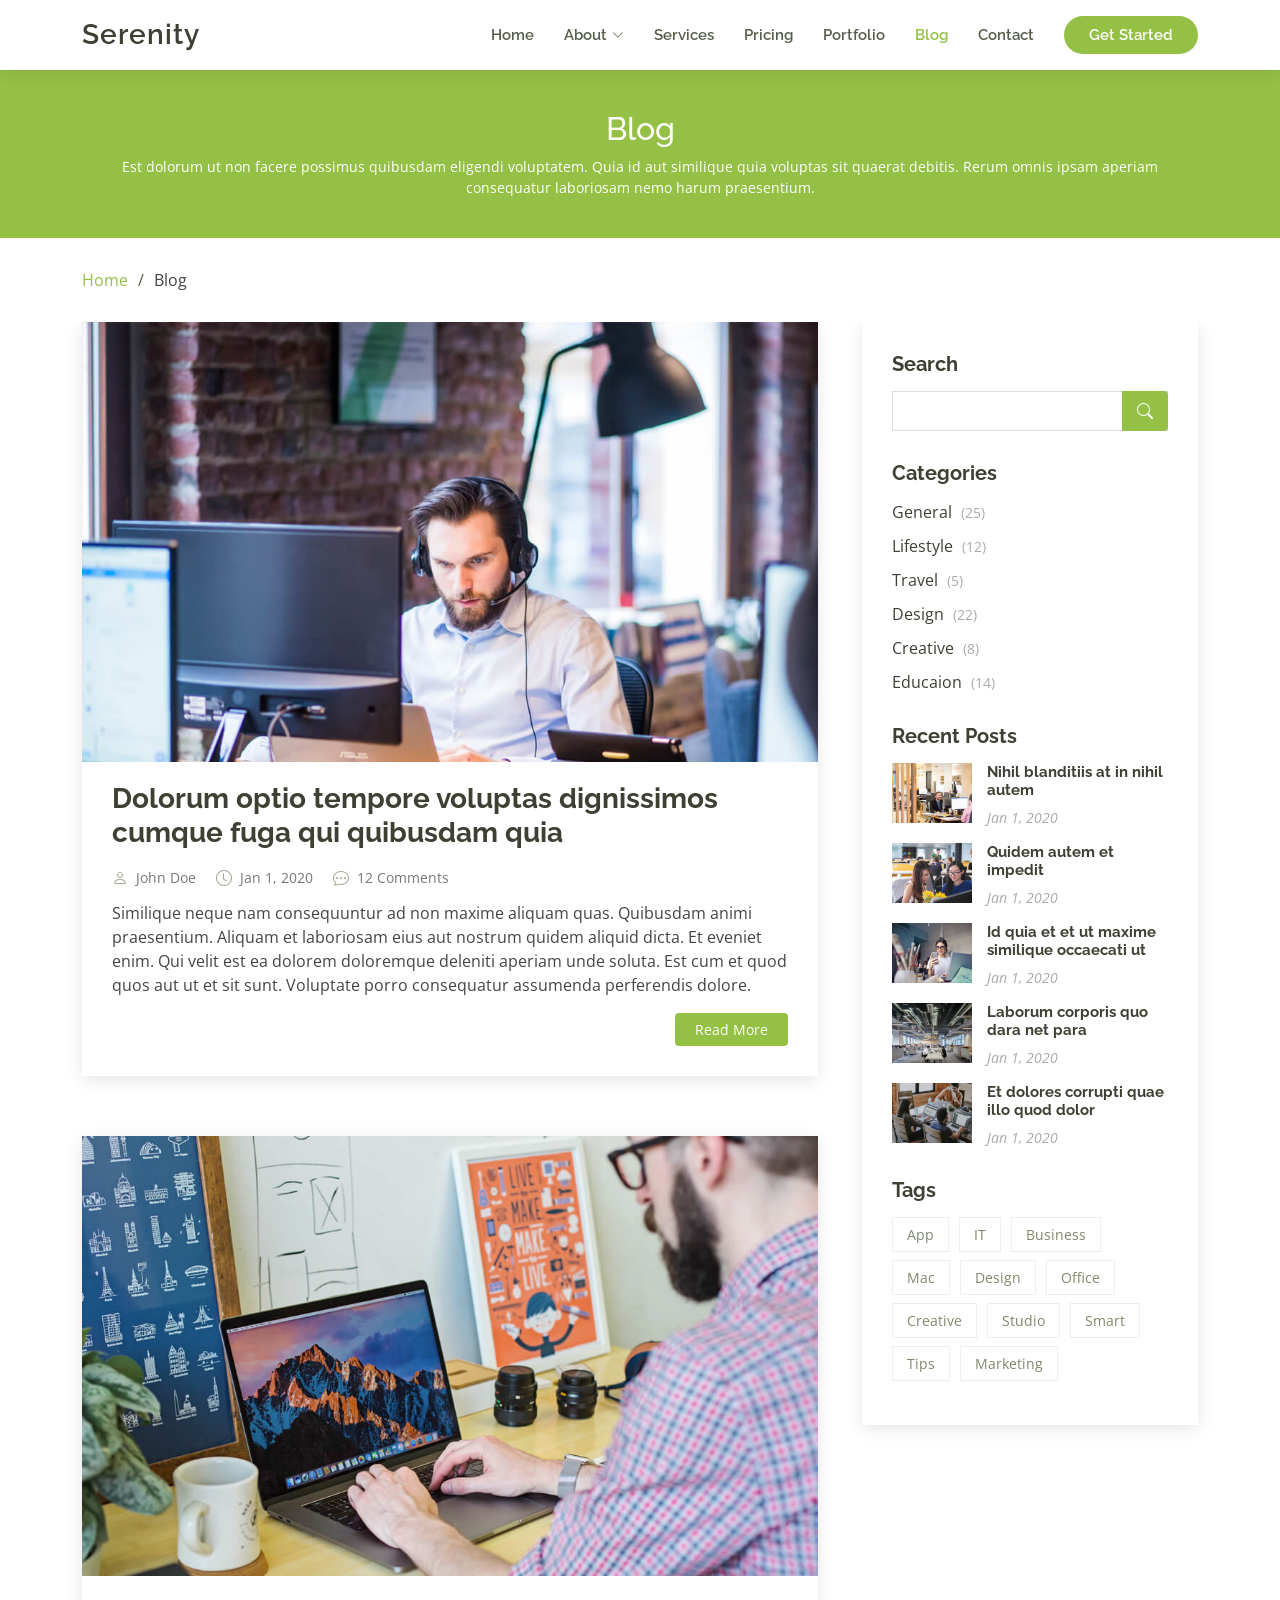
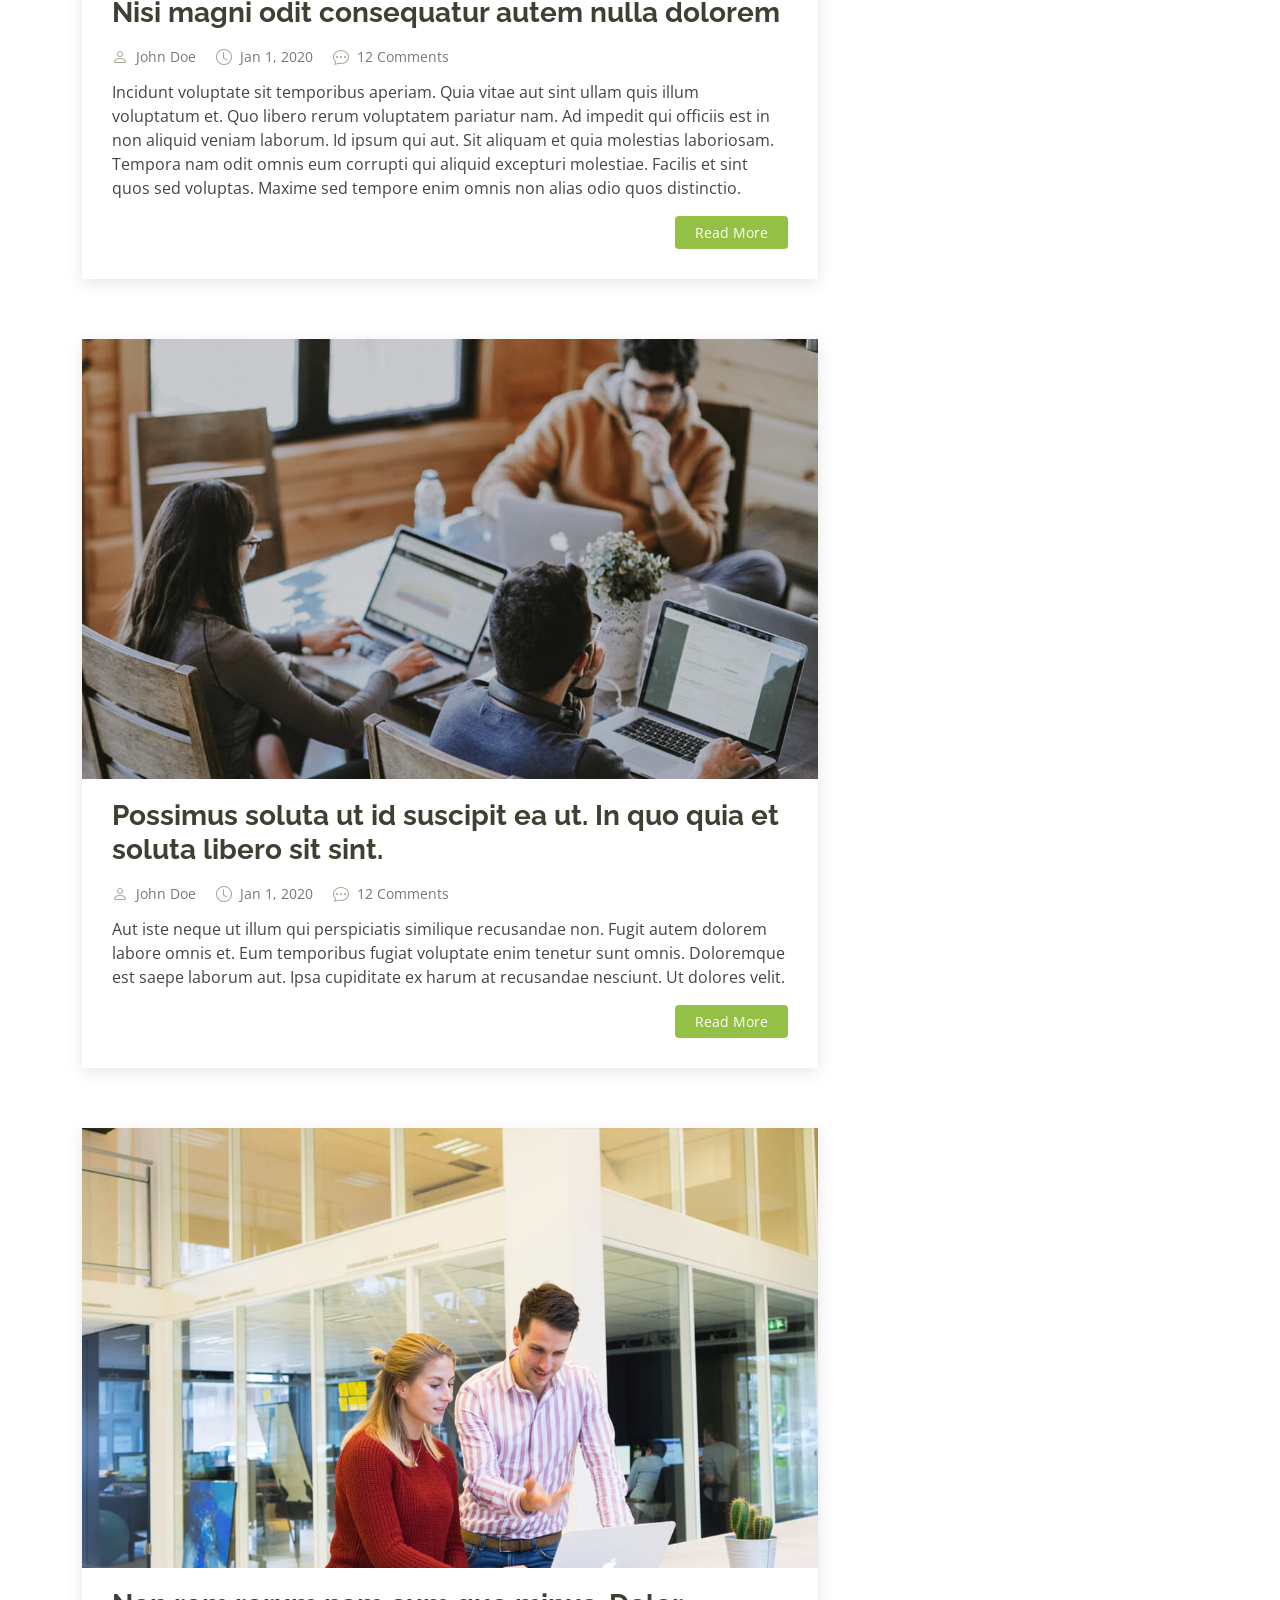
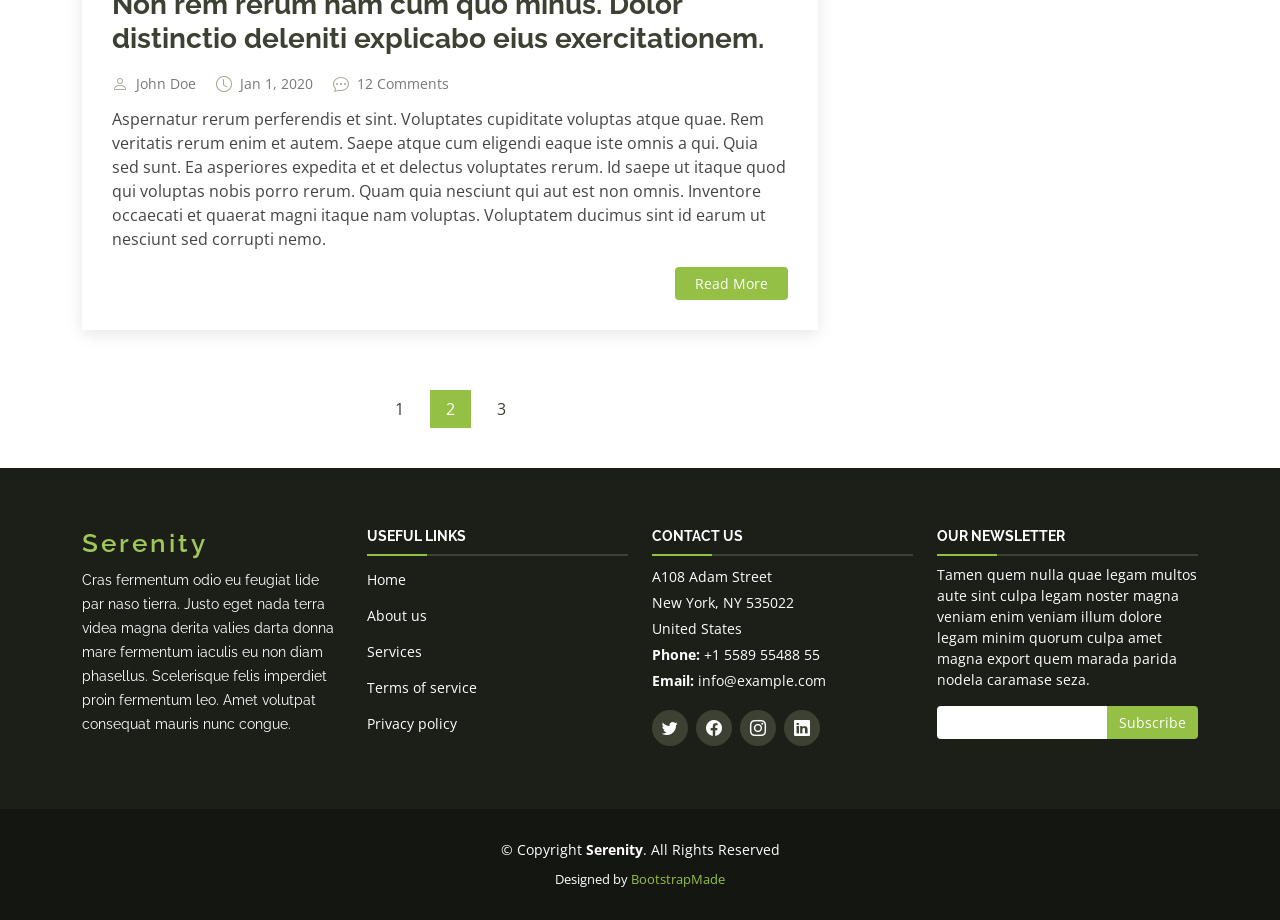
<file: blog.html>
<!DOCTYPE html>
<html lang="en">

<head>
  <meta charset="utf-8">
  <meta content="width=device-width, initial-scale=1.0" name="viewport">

  <title>Blog - Serenity Bootstrap Template</title>
  <meta content="" name="description">
  <meta content="" name="keywords">

  <!-- Favicons -->
  <link href="assets/img/favicon.png" rel="icon">
  <link href="assets/img/apple-touch-icon.png" rel="apple-touch-icon">

  <!-- Google Fonts -->
  <link href="https://fonts.googleapis.com/css?family=Open+Sans:300,300i,400,400i,600,600i,700,700i|Raleway:300,300i,400,400i,500,500i,600,600i,700,700i|Poppins:300,300i,400,400i,500,500i,600,600i,700,700i" rel="stylesheet">

  <!-- Vendor CSS Files -->
  <link href="assets/vendor/aos/aos.css" rel="stylesheet">
  <link href="assets/vendor/bootstrap/css/bootstrap.min.css" rel="stylesheet">
  <link href="assets/vendor/bootstrap-icons/bootstrap-icons.css" rel="stylesheet">
  <link href="assets/vendor/boxicons/css/boxicons.min.css" rel="stylesheet">
  <link href="assets/vendor/glightbox/css/glightbox.min.css" rel="stylesheet">
  <link href="assets/vendor/swiper/swiper-bundle.min.css" rel="stylesheet">

  <!-- Template Main CSS File -->
  <link href="assets/css/style.css" rel="stylesheet">

  <!-- =======================================================
  * Template Name: Serenity
  * Updated: Sep 18 2023 with Bootstrap v5.3.2
  * Template URL: https://bootstrapmade.com/serenity-bootstrap-corporate-template/
  * Author: BootstrapMade.com
  * License: https://bootstrapmade.com/license/
  ======================================================== -->
</head>

<body>

  <!-- ======= Header ======= -->
  <header id="header" class="fixed-top d-flex align-items-center">
    <div class="container d-flex align-items-center justify-content-between">

      <div class="logo">
        <h1 class="text-light"><a href="index.html">Serenity</a></h1>
        <!-- Uncomment below if you prefer to use an image logo -->
        <!-- <a href="index.html"><img src="assets/img/logo.png" alt="" class="img-fluid"></a>-->
      </div>

      <nav id="navbar" class="navbar">
        <ul>
          <li><a href="index.html">Home</a></li>
          <li class="dropdown"><a href="#"><span>About</span> <i class="bi bi-chevron-down"></i></a>
            <ul>
              <li><a href="about.html">About</a></li>
              <li><a href="team.html">Team</a></li>
              <li class="dropdown"><a href="#"><span>Deep Drop Down</span> <i class="bi bi-chevron-right"></i></a>
                <ul>
                  <li><a href="#">Deep Drop Down 1</a></li>
                  <li><a href="#">Deep Drop Down 2</a></li>
                  <li><a href="#">Deep Drop Down 3</a></li>
                  <li><a href="#">Deep Drop Down 4</a></li>
                  <li><a href="#">Deep Drop Down 5</a></li>
                </ul>
              </li>
            </ul>
          </li>
          <li><a href="services.html">Services</a></li>
          <li><a href="pricing.html">Pricing</a></li>
          <li><a href="portfolio.html">Portfolio</a></li>
          <li><a class="active" href="blog.html">Blog</a></li>
          <li><a href="contact.html">Contact</a></li>

          <li><a class="getstarted" href="about.html">Get Started</a></li>
        </ul>
        <i class="bi bi-list mobile-nav-toggle"></i>
      </nav><!-- .navbar -->

    </div>
  </header><!-- End Header -->

  <main id="main">

    <!-- ======= Breadcrumbs ======= -->
    <section id="breadcrumbs" class="breadcrumbs">
      <div class="breadcrumb-hero">
        <div class="container">
          <div class="breadcrumb-hero">
            <h2>Blog</h2>
            <p>Est dolorum ut non facere possimus quibusdam eligendi voluptatem. Quia id aut similique quia voluptas sit quaerat debitis. Rerum omnis ipsam aperiam consequatur laboriosam nemo harum praesentium. </p>
          </div>
        </div>
      </div>
      <div class="container">
        <ol>
          <li><a href="index.html">Home</a></li>
          <li>Blog</li>
        </ol>
      </div>
    </section><!-- End Breadcrumbs -->

    <!-- ======= Blog Section ======= -->
    <section id="blog" class="blog">
      <div class="container" data-aos="fade-up">

        <div class="row">

          <div class="col-lg-8 entries">

            <article class="entry">

              <div class="entry-img">
                <img src="assets/img/blog/blog-1.jpg" alt="" class="img-fluid">
              </div>

              <h2 class="entry-title">
                <a href="blog-single.html">Dolorum optio tempore voluptas dignissimos cumque fuga qui quibusdam quia</a>
              </h2>

              <div class="entry-meta">
                <ul>
                  <li class="d-flex align-items-center"><i class="bi bi-person"></i> <a href="blog-single.html">John Doe</a></li>
                  <li class="d-flex align-items-center"><i class="bi bi-clock"></i> <a href="blog-single.html"><time datetime="2020-01-01">Jan 1, 2020</time></a></li>
                  <li class="d-flex align-items-center"><i class="bi bi-chat-dots"></i> <a href="blog-single.html">12 Comments</a></li>
                </ul>
              </div>

              <div class="entry-content">
                <p>
                  Similique neque nam consequuntur ad non maxime aliquam quas. Quibusdam animi praesentium. Aliquam et laboriosam eius aut nostrum quidem aliquid dicta.
                  Et eveniet enim. Qui velit est ea dolorem doloremque deleniti aperiam unde soluta. Est cum et quod quos aut ut et sit sunt. Voluptate porro consequatur assumenda perferendis dolore.
                </p>
                <div class="read-more">
                  <a href="blog-single.html">Read More</a>
                </div>
              </div>

            </article><!-- End blog entry -->

            <article class="entry">

              <div class="entry-img">
                <img src="assets/img/blog/blog-2.jpg" alt="" class="img-fluid">
              </div>

              <h2 class="entry-title">
                <a href="blog-single.html">Nisi magni odit consequatur autem nulla dolorem</a>
              </h2>

              <div class="entry-meta">
                <ul>
                  <li class="d-flex align-items-center"><i class="bi bi-person"></i> <a href="blog-single.html">John Doe</a></li>
                  <li class="d-flex align-items-center"><i class="bi bi-clock"></i> <a href="blog-single.html"><time datetime="2020-01-01">Jan 1, 2020</time></a></li>
                  <li class="d-flex align-items-center"><i class="bi bi-chat-dots"></i> <a href="blog-single.html">12 Comments</a></li>
                </ul>
              </div>

              <div class="entry-content">
                <p>
                  Incidunt voluptate sit temporibus aperiam. Quia vitae aut sint ullam quis illum voluptatum et. Quo libero rerum voluptatem pariatur nam.
                  Ad impedit qui officiis est in non aliquid veniam laborum. Id ipsum qui aut. Sit aliquam et quia molestias laboriosam. Tempora nam odit omnis eum corrupti qui aliquid excepturi molestiae. Facilis et sint quos sed voluptas. Maxime sed tempore enim omnis non alias odio quos distinctio.
                </p>
                <div class="read-more">
                  <a href="blog-single.html">Read More</a>
                </div>
              </div>

            </article><!-- End blog entry -->

            <article class="entry">

              <div class="entry-img">
                <img src="assets/img/blog/blog-3.jpg" alt="" class="img-fluid">
              </div>

              <h2 class="entry-title">
                <a href="blog-single.html">Possimus soluta ut id suscipit ea ut. In quo quia et soluta libero sit sint.</a>
              </h2>

              <div class="entry-meta">
                <ul>
                  <li class="d-flex align-items-center"><i class="bi bi-person"></i> <a href="blog-single.html">John Doe</a></li>
                  <li class="d-flex align-items-center"><i class="bi bi-clock"></i> <a href="blog-single.html"><time datetime="2020-01-01">Jan 1, 2020</time></a></li>
                  <li class="d-flex align-items-center"><i class="bi bi-chat-dots"></i> <a href="blog-single.html">12 Comments</a></li>
                </ul>
              </div>

              <div class="entry-content">
                <p>
                  Aut iste neque ut illum qui perspiciatis similique recusandae non. Fugit autem dolorem labore omnis et. Eum temporibus fugiat voluptate enim tenetur sunt omnis.
                  Doloremque est saepe laborum aut. Ipsa cupiditate ex harum at recusandae nesciunt. Ut dolores velit.
                </p>
                <div class="read-more">
                  <a href="blog-single.html">Read More</a>
                </div>
              </div>

            </article><!-- End blog entry -->

            <article class="entry">

              <div class="entry-img">
                <img src="assets/img/blog/blog-4.jpg" alt="" class="img-fluid">
              </div>

              <h2 class="entry-title">
                <a href="blog-single.html">Non rem rerum nam cum quo minus. Dolor distinctio deleniti explicabo eius exercitationem.</a>
              </h2>

              <div class="entry-meta">
                <ul>
                  <li class="d-flex align-items-center"><i class="bi bi-person"></i> <a href="blog-single.html">John Doe</a></li>
                  <li class="d-flex align-items-center"><i class="bi bi-clock"></i> <a href="blog-single.html"><time datetime="2020-01-01">Jan 1, 2020</time></a></li>
                  <li class="d-flex align-items-center"><i class="bi bi-chat-dots"></i> <a href="blog-single.html">12 Comments</a></li>
                </ul>
              </div>

              <div class="entry-content">
                <p>
                  Aspernatur rerum perferendis et sint. Voluptates cupiditate voluptas atque quae. Rem veritatis rerum enim et autem. Saepe atque cum eligendi eaque iste omnis a qui.
                  Quia sed sunt. Ea asperiores expedita et et delectus voluptates rerum. Id saepe ut itaque quod qui voluptas nobis porro rerum. Quam quia nesciunt qui aut est non omnis. Inventore occaecati et quaerat magni itaque nam voluptas. Voluptatem ducimus sint id earum ut nesciunt sed corrupti nemo.
                </p>
                <div class="read-more">
                  <a href="blog-single.html">Read More</a>
                </div>
              </div>

            </article><!-- End blog entry -->

            <div class="blog-pagination">
              <ul class="justify-content-center">
                <li><a href="#">1</a></li>
                <li class="active"><a href="#">2</a></li>
                <li><a href="#">3</a></li>
              </ul>
            </div>

          </div><!-- End blog entries list -->

          <div class="col-lg-4">

            <div class="sidebar">

              <h3 class="sidebar-title">Search</h3>
              <div class="sidebar-item search-form">
                <form action="">
                  <input type="text">
                  <button type="submit"><i class="bi bi-search"></i></button>
                </form>
              </div><!-- End sidebar search formn-->

              <h3 class="sidebar-title">Categories</h3>
              <div class="sidebar-item categories">
                <ul>
                  <li><a href="#">General <span>(25)</span></a></li>
                  <li><a href="#">Lifestyle <span>(12)</span></a></li>
                  <li><a href="#">Travel <span>(5)</span></a></li>
                  <li><a href="#">Design <span>(22)</span></a></li>
                  <li><a href="#">Creative <span>(8)</span></a></li>
                  <li><a href="#">Educaion <span>(14)</span></a></li>
                </ul>
              </div><!-- End sidebar categories-->

              <h3 class="sidebar-title">Recent Posts</h3>
              <div class="sidebar-item recent-posts">
                <div class="post-item clearfix">
                  <img src="assets/img/blog/blog-recent-1.jpg" alt="">
                  <h4><a href="blog-single.html">Nihil blanditiis at in nihil autem</a></h4>
                  <time datetime="2020-01-01">Jan 1, 2020</time>
                </div>

                <div class="post-item clearfix">
                  <img src="assets/img/blog/blog-recent-2.jpg" alt="">
                  <h4><a href="blog-single.html">Quidem autem et impedit</a></h4>
                  <time datetime="2020-01-01">Jan 1, 2020</time>
                </div>

                <div class="post-item clearfix">
                  <img src="assets/img/blog/blog-recent-3.jpg" alt="">
                  <h4><a href="blog-single.html">Id quia et et ut maxime similique occaecati ut</a></h4>
                  <time datetime="2020-01-01">Jan 1, 2020</time>
                </div>

                <div class="post-item clearfix">
                  <img src="assets/img/blog/blog-recent-4.jpg" alt="">
                  <h4><a href="blog-single.html">Laborum corporis quo dara net para</a></h4>
                  <time datetime="2020-01-01">Jan 1, 2020</time>
                </div>

                <div class="post-item clearfix">
                  <img src="assets/img/blog/blog-recent-5.jpg" alt="">
                  <h4><a href="blog-single.html">Et dolores corrupti quae illo quod dolor</a></h4>
                  <time datetime="2020-01-01">Jan 1, 2020</time>
                </div>

              </div><!-- End sidebar recent posts-->

              <h3 class="sidebar-title">Tags</h3>
              <div class="sidebar-item tags">
                <ul>
                  <li><a href="#">App</a></li>
                  <li><a href="#">IT</a></li>
                  <li><a href="#">Business</a></li>
                  <li><a href="#">Mac</a></li>
                  <li><a href="#">Design</a></li>
                  <li><a href="#">Office</a></li>
                  <li><a href="#">Creative</a></li>
                  <li><a href="#">Studio</a></li>
                  <li><a href="#">Smart</a></li>
                  <li><a href="#">Tips</a></li>
                  <li><a href="#">Marketing</a></li>
                </ul>
              </div><!-- End sidebar tags-->

            </div><!-- End sidebar -->

          </div><!-- End blog sidebar -->

        </div>

      </div>
    </section><!-- End Blog Section -->

  </main><!-- End #main -->

  <!-- ======= Footer ======= -->
  <footer id="footer">
    <div class="footer-top">
      <div class="container">
        <div class="row">

          <div class="col-lg-3 col-md-6 footer-info">
            <h3>Serenity</h3>
            <p>Cras fermentum odio eu feugiat lide par naso tierra. Justo eget nada terra videa magna derita valies darta donna mare fermentum iaculis eu non diam phasellus. Scelerisque felis imperdiet proin fermentum leo. Amet volutpat consequat mauris nunc congue.</p>
          </div>

          <div class="col-lg-3 col-md-6 footer-links">
            <h4>Useful Links</h4>
            <ul>
              <li><a href="#">Home</a></li>
              <li><a href="#">About us</a></li>
              <li><a href="#">Services</a></li>
              <li><a href="#">Terms of service</a></li>
              <li><a href="#">Privacy policy</a></li>
            </ul>
          </div>

          <div class="col-lg-3 col-md-6 footer-contact">
            <h4>Contact Us</h4>
            <p>
              A108 Adam Street <br>
              New York, NY 535022<br>
              United States <br>
              <strong>Phone:</strong> +1 5589 55488 55<br>
              <strong>Email:</strong> info@example.com<br>
            </p>

            <div class="social-links">
              <a href="#" class="twitter"><i class="bi bi-twitter"></i></a>
              <a href="#" class="facebook"><i class="bi bi-facebook"></i></a>
              <a href="#" class="instagram"><i class="bi bi-instagram"></i></a>
              <a href="#" class="linkedin"><i class="bi bi-linkedin"></i></a>
            </div>

          </div>

          <div class="col-lg-3 col-md-6 footer-newsletter">
            <h4>Our Newsletter</h4>
            <p>Tamen quem nulla quae legam multos aute sint culpa legam noster magna veniam enim veniam illum dolore legam minim quorum culpa amet magna export quem marada parida nodela caramase seza.</p>
            <form action="" method="post">
              <input type="email" name="email"><input type="submit" value="Subscribe">
            </form>
          </div>

        </div>
      </div>
    </div>

    <div class="container">
      <div class="copyright">
        &copy; Copyright <strong><span>Serenity</span></strong>. All Rights Reserved
      </div>
      <div class="credits">
        <!-- All the links in the footer should remain intact. -->
        <!-- You can delete the links only if you purchased the pro version. -->
        <!-- Licensing information: https://bootstrapmade.com/license/ -->
        <!-- Purchase the pro version with working PHP/AJAX contact form: https://bootstrapmade.com/serenity-bootstrap-corporate-template/ -->
        Designed by <a href="https://bootstrapmade.com/">BootstrapMade</a>
      </div>
    </div>
  </footer><!-- End Footer -->

  <a href="#" class="back-to-top d-flex align-items-center justify-content-center"><i class="bi bi-arrow-up-short"></i></a>

  <!-- Vendor JS Files -->
  <script src="assets/vendor/purecounter/purecounter_vanilla.js"></script>
  <script src="assets/vendor/aos/aos.js"></script>
  <script src="assets/vendor/bootstrap/js/bootstrap.bundle.min.js"></script>
  <script src="assets/vendor/glightbox/js/glightbox.min.js"></script>
  <script src="assets/vendor/isotope-layout/isotope.pkgd.min.js"></script>
  <script src="assets/vendor/swiper/swiper-bundle.min.js"></script>
  <script src="assets/vendor/waypoints/noframework.waypoints.js"></script>
  <script src="assets/vendor/php-email-form/validate.js"></script>

  <!-- Template Main JS File -->
  <script src="assets/js/main.js"></script>

</body>

</html>
</file>
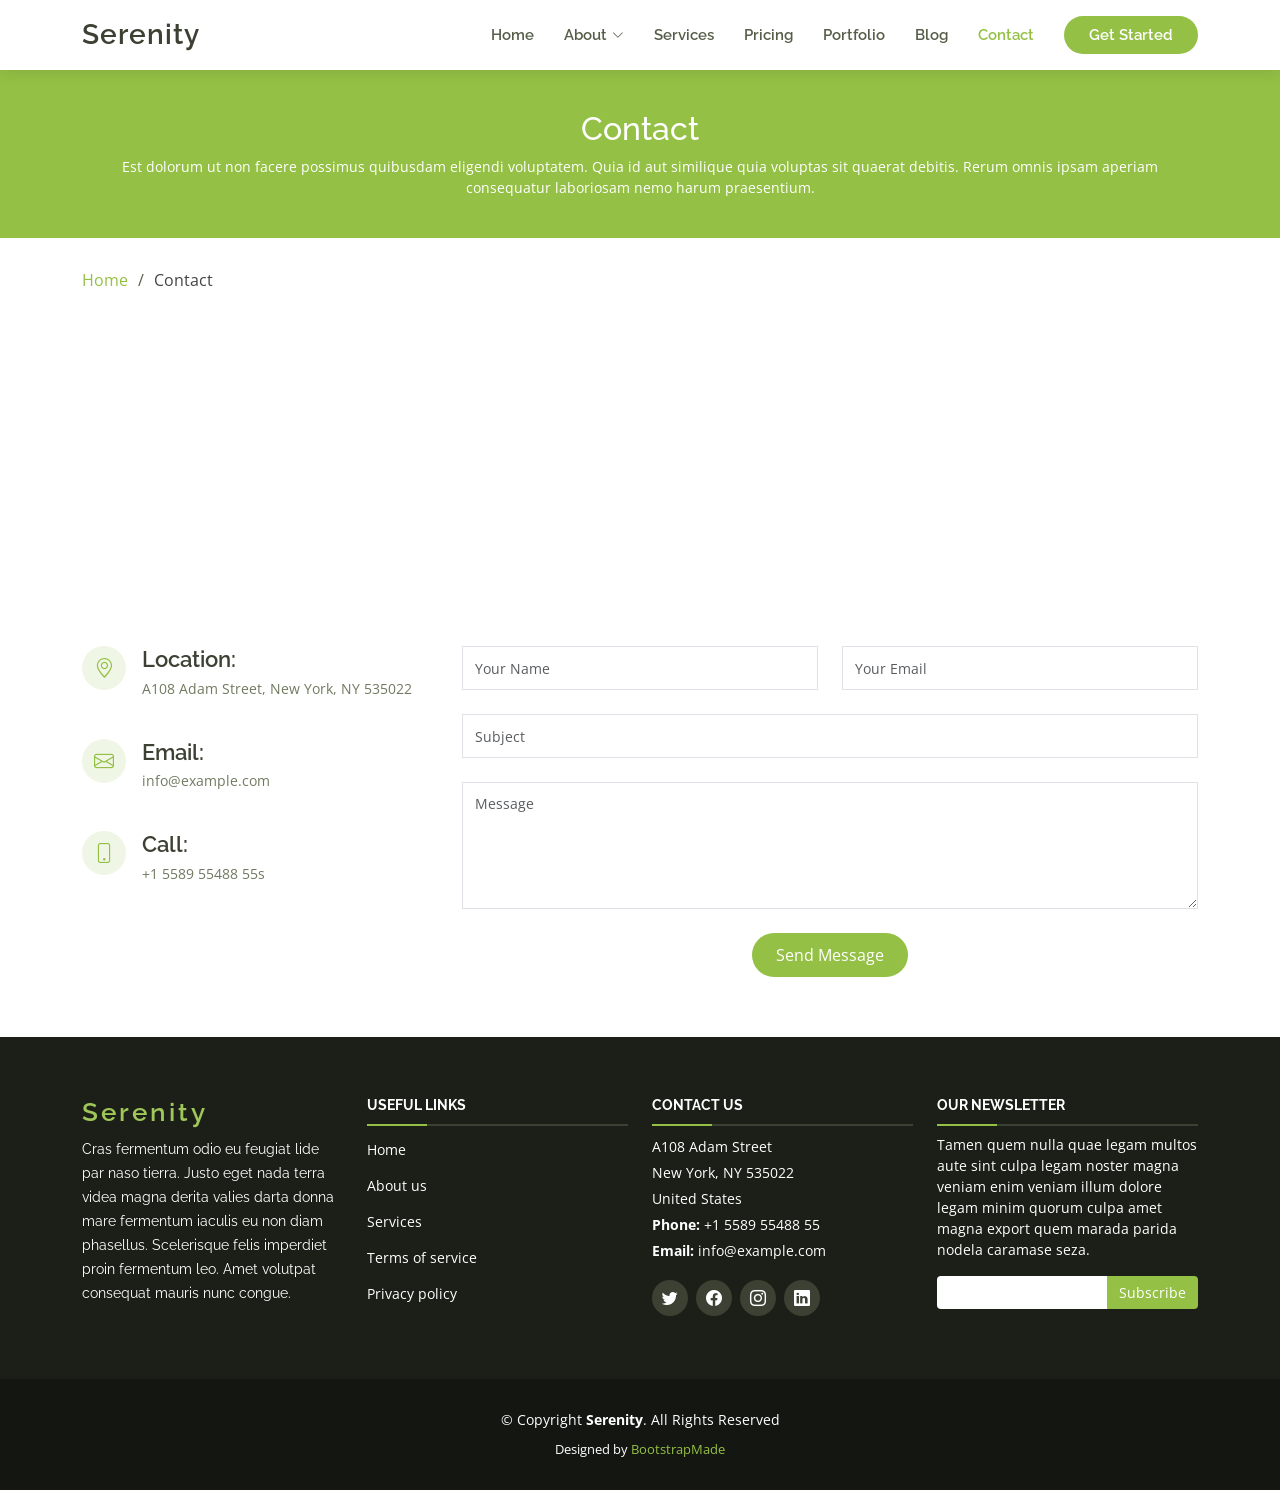
<file: contact.html>
<!DOCTYPE html>
<html lang="en">

<head>
  <meta charset="utf-8">
  <meta content="width=device-width, initial-scale=1.0" name="viewport">

  <title>Contact - Serenity Bootstrap Template</title>
  <meta content="" name="description">
  <meta content="" name="keywords">

  <!-- Favicons -->
  <link href="assets/img/favicon.png" rel="icon">
  <link href="assets/img/apple-touch-icon.png" rel="apple-touch-icon">

  <!-- Google Fonts -->
  <link href="https://fonts.googleapis.com/css?family=Open+Sans:300,300i,400,400i,600,600i,700,700i|Raleway:300,300i,400,400i,500,500i,600,600i,700,700i|Poppins:300,300i,400,400i,500,500i,600,600i,700,700i" rel="stylesheet">

  <!-- Vendor CSS Files -->
  <link href="assets/vendor/aos/aos.css" rel="stylesheet">
  <link href="assets/vendor/bootstrap/css/bootstrap.min.css" rel="stylesheet">
  <link href="assets/vendor/bootstrap-icons/bootstrap-icons.css" rel="stylesheet">
  <link href="assets/vendor/boxicons/css/boxicons.min.css" rel="stylesheet">
  <link href="assets/vendor/glightbox/css/glightbox.min.css" rel="stylesheet">
  <link href="assets/vendor/swiper/swiper-bundle.min.css" rel="stylesheet">

  <!-- Template Main CSS File -->
  <link href="assets/css/style.css" rel="stylesheet">

  <!-- =======================================================
  * Template Name: Serenity
  * Updated: Sep 18 2023 with Bootstrap v5.3.2
  * Template URL: https://bootstrapmade.com/serenity-bootstrap-corporate-template/
  * Author: BootstrapMade.com
  * License: https://bootstrapmade.com/license/
  ======================================================== -->
</head>

<body>

  <!-- ======= Header ======= -->
  <header id="header" class="fixed-top d-flex align-items-center">
    <div class="container d-flex align-items-center justify-content-between">

      <div class="logo">
        <h1 class="text-light"><a href="index.html">Serenity</a></h1>
        <!-- Uncomment below if you prefer to use an image logo -->
        <!-- <a href="index.html"><img src="assets/img/logo.png" alt="" class="img-fluid"></a>-->
      </div>

      <nav id="navbar" class="navbar">
        <ul>
          <li><a href="index.html">Home</a></li>
          <li class="dropdown"><a href="#"><span>About</span> <i class="bi bi-chevron-down"></i></a>
            <ul>
              <li><a href="about.html">About</a></li>
              <li><a href="team.html">Team</a></li>
              <li class="dropdown"><a href="#"><span>Deep Drop Down</span> <i class="bi bi-chevron-right"></i></a>
                <ul>
                  <li><a href="#">Deep Drop Down 1</a></li>
                  <li><a href="#">Deep Drop Down 2</a></li>
                  <li><a href="#">Deep Drop Down 3</a></li>
                  <li><a href="#">Deep Drop Down 4</a></li>
                  <li><a href="#">Deep Drop Down 5</a></li>
                </ul>
              </li>
            </ul>
          </li>
          <li><a href="services.html">Services</a></li>
          <li><a href="pricing.html">Pricing</a></li>
          <li><a href="portfolio.html">Portfolio</a></li>
          <li><a href="blog.html">Blog</a></li>
          <li><a class="active" href="contact.html">Contact</a></li>

          <li><a class="getstarted" href="about.html">Get Started</a></li>
        </ul>
        <i class="bi bi-list mobile-nav-toggle"></i>
      </nav><!-- .navbar -->

    </div>
  </header><!-- End Header -->

  <main id="main">

    <!-- ======= Breadcrumbs ======= -->
    <section id="breadcrumbs" class="breadcrumbs">
      <div class="breadcrumb-hero">
        <div class="container">
          <div class="breadcrumb-hero">
            <h2>Contact</h2>
            <p>Est dolorum ut non facere possimus quibusdam eligendi voluptatem. Quia id aut similique quia voluptas sit quaerat debitis. Rerum omnis ipsam aperiam consequatur laboriosam nemo harum praesentium. </p>
          </div>
        </div>
      </div>
      <div class="container">
        <ol>
          <li><a href="index.html">Home</a></li>
          <li>Contact</li>
        </ol>
      </div>
    </section><!-- End Breadcrumbs -->

    <!-- ======= Contact Section ======= -->
    <section id="contact" class="contact">
      <div class="container">

        <div>
          <iframe style="border:0; width: 100%; height: 270px;" src="https://www.google.com/maps/embed?pb=!1m14!1m8!1m3!1d12097.433213460943!2d-74.0062269!3d40.7101282!3m2!1i1024!2i768!4f13.1!3m3!1m2!1s0x0%3A0xb89d1fe6bc499443!2sDowntown+Conference+Center!5e0!3m2!1smk!2sbg!4v1539943755621" frameborder="0" allowfullscreen></iframe>
        </div>

        <div class="row mt-5">

          <div class="col-lg-4" data-aos="fade-right">
            <div class="info">
              <div class="address">
                <i class="bi bi-geo-alt"></i>
                <h4>Location:</h4>
                <p>A108 Adam Street, New York, NY 535022</p>
              </div>

              <div class="email">
                <i class="bi bi-envelope"></i>
                <h4>Email:</h4>
                <p>info@example.com</p>
              </div>

              <div class="phone">
                <i class="bi bi-phone"></i>
                <h4>Call:</h4>
                <p>+1 5589 55488 55s</p>
              </div>

            </div>

          </div>

          <div class="col-lg-8 mt-5 mt-lg-0" data-aos="fade-left">

            <form action="forms/contact.php" method="post" role="form" class="php-email-form">
              <div class="row">
                <div class="col-md-6 form-group">
                  <input type="text" name="name" class="form-control" id="name" placeholder="Your Name" required>
                </div>
                <div class="col-md-6 form-group mt-3 mt-md-0">
                  <input type="email" class="form-control" name="email" id="email" placeholder="Your Email" required>
                </div>
              </div>
              <div class="form-group mt-3">
                <input type="text" class="form-control" name="subject" id="subject" placeholder="Subject" required>
              </div>
              <div class="form-group mt-3">
                <textarea class="form-control" name="message" rows="5" placeholder="Message" required></textarea>
              </div>
              <div class="my-3">
                <div class="loading">Loading</div>
                <div class="error-message"></div>
                <div class="sent-message">Your message has been sent. Thank you!</div>
              </div>
              <div class="text-center"><button type="submit">Send Message</button></div>
            </form>

          </div>

        </div>

      </div>
    </section><!-- End Contact Section -->

  </main><!-- End #main -->

  <!-- ======= Footer ======= -->
  <footer id="footer">
    <div class="footer-top">
      <div class="container">
        <div class="row">

          <div class="col-lg-3 col-md-6 footer-info">
            <h3>Serenity</h3>
            <p>Cras fermentum odio eu feugiat lide par naso tierra. Justo eget nada terra videa magna derita valies darta donna mare fermentum iaculis eu non diam phasellus. Scelerisque felis imperdiet proin fermentum leo. Amet volutpat consequat mauris nunc congue.</p>
          </div>

          <div class="col-lg-3 col-md-6 footer-links">
            <h4>Useful Links</h4>
            <ul>
              <li><a href="#">Home</a></li>
              <li><a href="#">About us</a></li>
              <li><a href="#">Services</a></li>
              <li><a href="#">Terms of service</a></li>
              <li><a href="#">Privacy policy</a></li>
            </ul>
          </div>

          <div class="col-lg-3 col-md-6 footer-contact">
            <h4>Contact Us</h4>
            <p>
              A108 Adam Street <br>
              New York, NY 535022<br>
              United States <br>
              <strong>Phone:</strong> +1 5589 55488 55<br>
              <strong>Email:</strong> info@example.com<br>
            </p>

            <div class="social-links">
              <a href="#" class="twitter"><i class="bi bi-twitter"></i></a>
              <a href="#" class="facebook"><i class="bi bi-facebook"></i></a>
              <a href="#" class="instagram"><i class="bi bi-instagram"></i></a>
              <a href="#" class="linkedin"><i class="bi bi-linkedin"></i></a>
            </div>

          </div>

          <div class="col-lg-3 col-md-6 footer-newsletter">
            <h4>Our Newsletter</h4>
            <p>Tamen quem nulla quae legam multos aute sint culpa legam noster magna veniam enim veniam illum dolore legam minim quorum culpa amet magna export quem marada parida nodela caramase seza.</p>
            <form action="" method="post">
              <input type="email" name="email"><input type="submit" value="Subscribe">
            </form>
          </div>

        </div>
      </div>
    </div>

    <div class="container">
      <div class="copyright">
        &copy; Copyright <strong><span>Serenity</span></strong>. All Rights Reserved
      </div>
      <div class="credits">
        <!-- All the links in the footer should remain intact. -->
        <!-- You can delete the links only if you purchased the pro version. -->
        <!-- Licensing information: https://bootstrapmade.com/license/ -->
        <!-- Purchase the pro version with working PHP/AJAX contact form: https://bootstrapmade.com/serenity-bootstrap-corporate-template/ -->
        Designed by <a href="https://bootstrapmade.com/">BootstrapMade</a>
      </div>
    </div>
  </footer><!-- End Footer -->

  <a href="#" class="back-to-top d-flex align-items-center justify-content-center"><i class="bi bi-arrow-up-short"></i></a>

  <!-- Vendor JS Files -->
  <script src="assets/vendor/purecounter/purecounter_vanilla.js"></script>
  <script src="assets/vendor/aos/aos.js"></script>
  <script src="assets/vendor/bootstrap/js/bootstrap.bundle.min.js"></script>
  <script src="assets/vendor/glightbox/js/glightbox.min.js"></script>
  <script src="assets/vendor/isotope-layout/isotope.pkgd.min.js"></script>
  <script src="assets/vendor/swiper/swiper-bundle.min.js"></script>
  <script src="assets/vendor/waypoints/noframework.waypoints.js"></script>
  <script src="assets/vendor/php-email-form/validate.js"></script>

  <!-- Template Main JS File -->
  <script src="assets/js/main.js"></script>

</body>

</html>
</file>
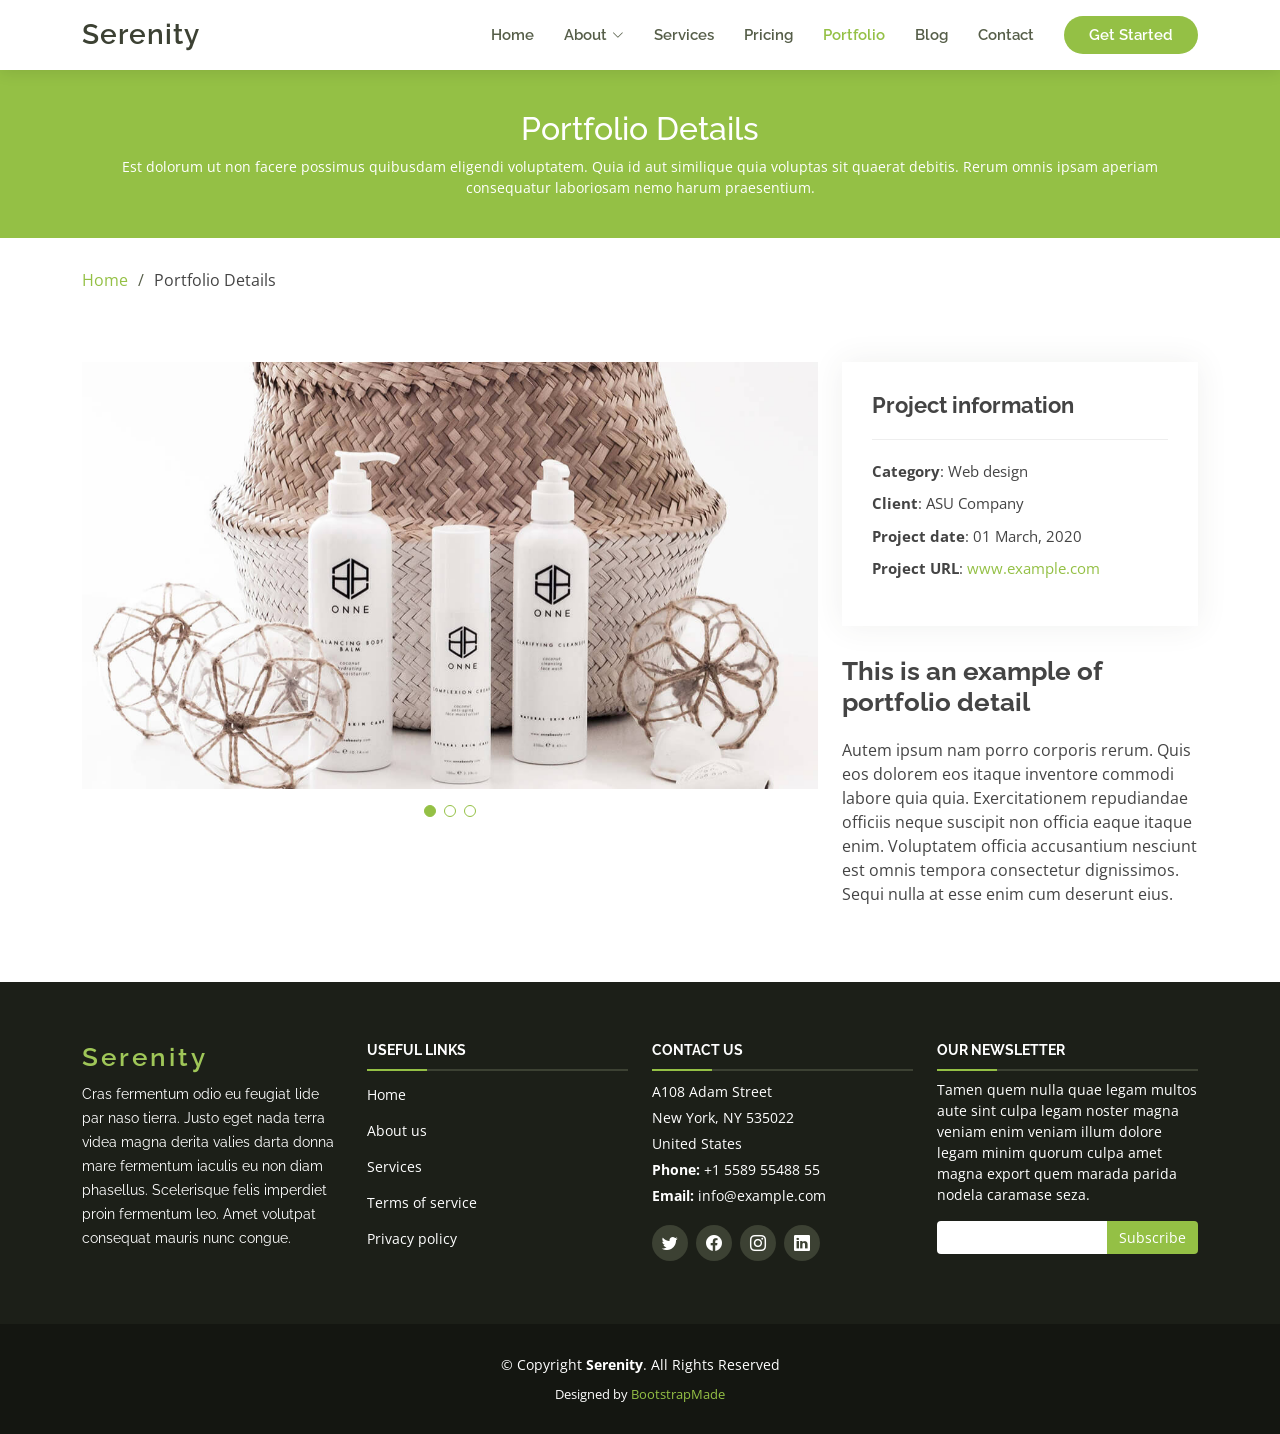
<file: portfolio-details.html>
<!DOCTYPE html>
<html lang="en">

<head>
  <meta charset="utf-8">
  <meta content="width=device-width, initial-scale=1.0" name="viewport">

  <title>Portfolio Details - Serenity Bootstrap Template</title>
  <meta content="" name="description">
  <meta content="" name="keywords">

  <!-- Favicons -->
  <link href="assets/img/favicon.png" rel="icon">
  <link href="assets/img/apple-touch-icon.png" rel="apple-touch-icon">

  <!-- Google Fonts -->
  <link href="https://fonts.googleapis.com/css?family=Open+Sans:300,300i,400,400i,600,600i,700,700i|Raleway:300,300i,400,400i,500,500i,600,600i,700,700i|Poppins:300,300i,400,400i,500,500i,600,600i,700,700i" rel="stylesheet">

  <!-- Vendor CSS Files -->
  <link href="assets/vendor/aos/aos.css" rel="stylesheet">
  <link href="assets/vendor/bootstrap/css/bootstrap.min.css" rel="stylesheet">
  <link href="assets/vendor/bootstrap-icons/bootstrap-icons.css" rel="stylesheet">
  <link href="assets/vendor/boxicons/css/boxicons.min.css" rel="stylesheet">
  <link href="assets/vendor/glightbox/css/glightbox.min.css" rel="stylesheet">
  <link href="assets/vendor/swiper/swiper-bundle.min.css" rel="stylesheet">

  <!-- Template Main CSS File -->
  <link href="assets/css/style.css" rel="stylesheet">

  <!-- =======================================================
  * Template Name: Serenity
  * Updated: Sep 18 2023 with Bootstrap v5.3.2
  * Template URL: https://bootstrapmade.com/serenity-bootstrap-corporate-template/
  * Author: BootstrapMade.com
  * License: https://bootstrapmade.com/license/
  ======================================================== -->
</head>

<body>

  <!-- ======= Header ======= -->
  <header id="header" class="fixed-top d-flex align-items-center">
    <div class="container d-flex align-items-center justify-content-between">

      <div class="logo">
        <h1 class="text-light"><a href="index.html">Serenity</a></h1>
        <!-- Uncomment below if you prefer to use an image logo -->
        <!-- <a href="index.html"><img src="assets/img/logo.png" alt="" class="img-fluid"></a>-->
      </div>

      <nav id="navbar" class="navbar">
        <ul>
          <li><a href="index.html">Home</a></li>
          <li class="dropdown"><a href="#"><span>About</span> <i class="bi bi-chevron-down"></i></a>
            <ul>
              <li><a href="about.html">About</a></li>
              <li><a href="team.html">Team</a></li>
              <li class="dropdown"><a href="#"><span>Deep Drop Down</span> <i class="bi bi-chevron-right"></i></a>
                <ul>
                  <li><a href="#">Deep Drop Down 1</a></li>
                  <li><a href="#">Deep Drop Down 2</a></li>
                  <li><a href="#">Deep Drop Down 3</a></li>
                  <li><a href="#">Deep Drop Down 4</a></li>
                  <li><a href="#">Deep Drop Down 5</a></li>
                </ul>
              </li>
            </ul>
          </li>
          <li><a href="services.html">Services</a></li>
          <li><a href="pricing.html">Pricing</a></li>
          <li><a class="active" href="portfolio.html">Portfolio</a></li>
          <li><a href="blog.html">Blog</a></li>
          <li><a href="contact.html">Contact</a></li>

          <li><a class="getstarted" href="about.html">Get Started</a></li>
        </ul>
        <i class="bi bi-list mobile-nav-toggle"></i>
      </nav><!-- .navbar -->

    </div>
  </header><!-- End Header -->

  <main id="main">

    <!-- ======= Breadcrumbs ======= -->
    <section id="breadcrumbs" class="breadcrumbs">
      <div class="breadcrumb-hero">
        <div class="container">
          <div class="breadcrumb-hero">
            <h2>Portfolio Details</h2>
            <p>Est dolorum ut non facere possimus quibusdam eligendi voluptatem. Quia id aut similique quia voluptas sit quaerat debitis. Rerum omnis ipsam aperiam consequatur laboriosam nemo harum praesentium. </p>
          </div>
        </div>
      </div>
      <div class="container">
        <ol>
          <li><a href="index.html">Home</a></li>
          <li>Portfolio Details</li>
        </ol>
      </div>
    </section><!-- End Breadcrumbs -->

    <!-- ======= Portfolio Details Section ======= -->
    <section id="portfolio-details" class="portfolio-details">
      <div class="container">

        <div class="row gy-4">

          <div class="col-lg-8">
            <div class="portfolio-details-slider swiper">
              <div class="swiper-wrapper align-items-center">

                <div class="swiper-slide">
                  <img src="assets/img/portfolio/portfolio-details-1.jpg" alt="">
                </div>

                <div class="swiper-slide">
                  <img src="assets/img/portfolio/portfolio-details-2.jpg" alt="">
                </div>

                <div class="swiper-slide">
                  <img src="assets/img/portfolio/portfolio-details-3.jpg" alt="">
                </div>

              </div>
              <div class="swiper-pagination"></div>
            </div>
          </div>

          <div class="col-lg-4">
            <div class="portfolio-info">
              <h3>Project information</h3>
              <ul>
                <li><strong>Category</strong>: Web design</li>
                <li><strong>Client</strong>: ASU Company</li>
                <li><strong>Project date</strong>: 01 March, 2020</li>
                <li><strong>Project URL</strong>: <a href="#">www.example.com</a></li>
              </ul>
            </div>
            <div class="portfolio-description">
              <h2>This is an example of portfolio detail</h2>
              <p>
                Autem ipsum nam porro corporis rerum. Quis eos dolorem eos itaque inventore commodi labore quia quia. Exercitationem repudiandae officiis neque suscipit non officia eaque itaque enim. Voluptatem officia accusantium nesciunt est omnis tempora consectetur dignissimos. Sequi nulla at esse enim cum deserunt eius.
              </p>
            </div>
          </div>

        </div>

      </div>
    </section><!-- End Portfolio Details Section -->

  </main><!-- End #main -->

  <!-- ======= Footer ======= -->
  <footer id="footer">
    <div class="footer-top">
      <div class="container">
        <div class="row">

          <div class="col-lg-3 col-md-6 footer-info">
            <h3>Serenity</h3>
            <p>Cras fermentum odio eu feugiat lide par naso tierra. Justo eget nada terra videa magna derita valies darta donna mare fermentum iaculis eu non diam phasellus. Scelerisque felis imperdiet proin fermentum leo. Amet volutpat consequat mauris nunc congue.</p>
          </div>

          <div class="col-lg-3 col-md-6 footer-links">
            <h4>Useful Links</h4>
            <ul>
              <li><a href="#">Home</a></li>
              <li><a href="#">About us</a></li>
              <li><a href="#">Services</a></li>
              <li><a href="#">Terms of service</a></li>
              <li><a href="#">Privacy policy</a></li>
            </ul>
          </div>

          <div class="col-lg-3 col-md-6 footer-contact">
            <h4>Contact Us</h4>
            <p>
              A108 Adam Street <br>
              New York, NY 535022<br>
              United States <br>
              <strong>Phone:</strong> +1 5589 55488 55<br>
              <strong>Email:</strong> info@example.com<br>
            </p>

            <div class="social-links">
              <a href="#" class="twitter"><i class="bi bi-twitter"></i></a>
              <a href="#" class="facebook"><i class="bi bi-facebook"></i></a>
              <a href="#" class="instagram"><i class="bi bi-instagram"></i></a>
              <a href="#" class="linkedin"><i class="bi bi-linkedin"></i></a>
            </div>

          </div>

          <div class="col-lg-3 col-md-6 footer-newsletter">
            <h4>Our Newsletter</h4>
            <p>Tamen quem nulla quae legam multos aute sint culpa legam noster magna veniam enim veniam illum dolore legam minim quorum culpa amet magna export quem marada parida nodela caramase seza.</p>
            <form action="" method="post">
              <input type="email" name="email"><input type="submit" value="Subscribe">
            </form>
          </div>

        </div>
      </div>
    </div>

    <div class="container">
      <div class="copyright">
        &copy; Copyright <strong><span>Serenity</span></strong>. All Rights Reserved
      </div>
      <div class="credits">
        <!-- All the links in the footer should remain intact. -->
        <!-- You can delete the links only if you purchased the pro version. -->
        <!-- Licensing information: https://bootstrapmade.com/license/ -->
        <!-- Purchase the pro version with working PHP/AJAX contact form: https://bootstrapmade.com/serenity-bootstrap-corporate-template/ -->
        Designed by <a href="https://bootstrapmade.com/">BootstrapMade</a>
      </div>
    </div>
  </footer><!-- End Footer -->

  <a href="#" class="back-to-top d-flex align-items-center justify-content-center"><i class="bi bi-arrow-up-short"></i></a>

  <!-- Vendor JS Files -->
  <script src="assets/vendor/purecounter/purecounter_vanilla.js"></script>
  <script src="assets/vendor/aos/aos.js"></script>
  <script src="assets/vendor/bootstrap/js/bootstrap.bundle.min.js"></script>
  <script src="assets/vendor/glightbox/js/glightbox.min.js"></script>
  <script src="assets/vendor/isotope-layout/isotope.pkgd.min.js"></script>
  <script src="assets/vendor/swiper/swiper-bundle.min.js"></script>
  <script src="assets/vendor/waypoints/noframework.waypoints.js"></script>
  <script src="assets/vendor/php-email-form/validate.js"></script>

  <!-- Template Main JS File -->
  <script src="assets/js/main.js"></script>

</body>

</html>
</file>
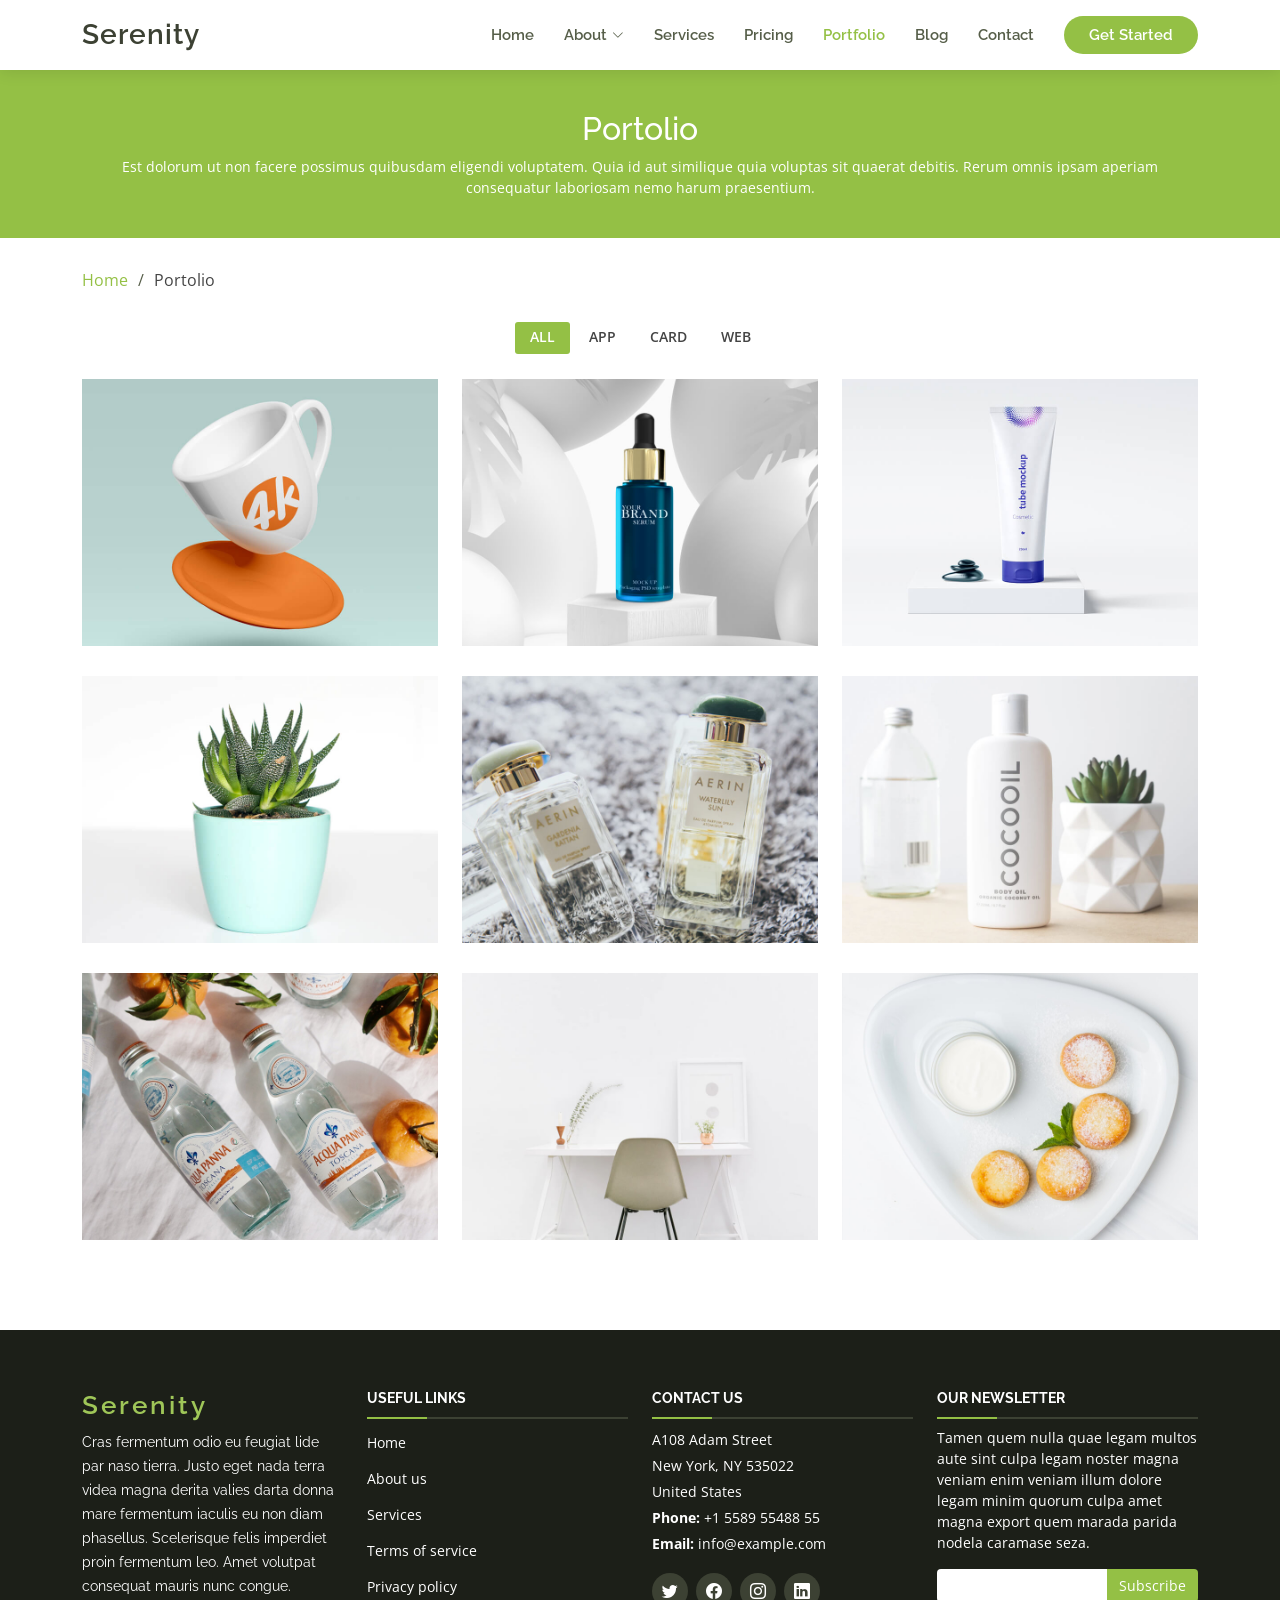
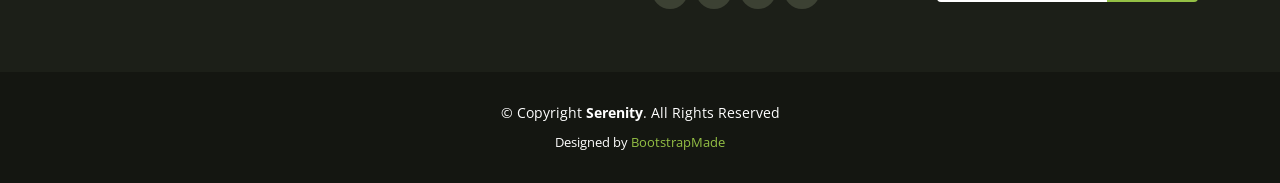
<file: portfolio.html>
<!DOCTYPE html>
<html lang="en">

<head>
  <meta charset="utf-8">
  <meta content="width=device-width, initial-scale=1.0" name="viewport">

  <title>Portfolio - Serenity Bootstrap Template</title>
  <meta content="" name="description">
  <meta content="" name="keywords">

  <!-- Favicons -->
  <link href="assets/img/favicon.png" rel="icon">
  <link href="assets/img/apple-touch-icon.png" rel="apple-touch-icon">

  <!-- Google Fonts -->
  <link href="https://fonts.googleapis.com/css?family=Open+Sans:300,300i,400,400i,600,600i,700,700i|Raleway:300,300i,400,400i,500,500i,600,600i,700,700i|Poppins:300,300i,400,400i,500,500i,600,600i,700,700i" rel="stylesheet">

  <!-- Vendor CSS Files -->
  <link href="assets/vendor/aos/aos.css" rel="stylesheet">
  <link href="assets/vendor/bootstrap/css/bootstrap.min.css" rel="stylesheet">
  <link href="assets/vendor/bootstrap-icons/bootstrap-icons.css" rel="stylesheet">
  <link href="assets/vendor/boxicons/css/boxicons.min.css" rel="stylesheet">
  <link href="assets/vendor/glightbox/css/glightbox.min.css" rel="stylesheet">
  <link href="assets/vendor/swiper/swiper-bundle.min.css" rel="stylesheet">

  <!-- Template Main CSS File -->
  <link href="assets/css/style.css" rel="stylesheet">

  <!-- =======================================================
  * Template Name: Serenity
  * Updated: Sep 18 2023 with Bootstrap v5.3.2
  * Template URL: https://bootstrapmade.com/serenity-bootstrap-corporate-template/
  * Author: BootstrapMade.com
  * License: https://bootstrapmade.com/license/
  ======================================================== -->
</head>

<body>

  <!-- ======= Header ======= -->
  <header id="header" class="fixed-top d-flex align-items-center">
    <div class="container d-flex align-items-center justify-content-between">

      <div class="logo">
        <h1 class="text-light"><a href="index.html">Serenity</a></h1>
        <!-- Uncomment below if you prefer to use an image logo -->
        <!-- <a href="index.html"><img src="assets/img/logo.png" alt="" class="img-fluid"></a>-->
      </div>

      <nav id="navbar" class="navbar">
        <ul>
          <li><a href="index.html">Home</a></li>
          <li class="dropdown"><a href="#"><span>About</span> <i class="bi bi-chevron-down"></i></a>
            <ul>
              <li><a href="about.html">About</a></li>
              <li><a href="team.html">Team</a></li>
              <li class="dropdown"><a href="#"><span>Deep Drop Down</span> <i class="bi bi-chevron-right"></i></a>
                <ul>
                  <li><a href="#">Deep Drop Down 1</a></li>
                  <li><a href="#">Deep Drop Down 2</a></li>
                  <li><a href="#">Deep Drop Down 3</a></li>
                  <li><a href="#">Deep Drop Down 4</a></li>
                  <li><a href="#">Deep Drop Down 5</a></li>
                </ul>
              </li>
            </ul>
          </li>
          <li><a href="services.html">Services</a></li>
          <li><a href="pricing.html">Pricing</a></li>
          <li><a class="active" href="portfolio.html">Portfolio</a></li>
          <li><a href="blog.html">Blog</a></li>
          <li><a href="contact.html">Contact</a></li>

          <li><a class="getstarted" href="about.html">Get Started</a></li>
        </ul>
        <i class="bi bi-list mobile-nav-toggle"></i>
      </nav><!-- .navbar -->

    </div>
  </header><!-- End Header -->

  <main id="main">

    <!-- ======= Breadcrumbs ======= -->
    <section id="breadcrumbs" class="breadcrumbs">
      <div class="breadcrumb-hero">
        <div class="container">
          <div class="breadcrumb-hero">
            <h2>Portolio</h2>
            <p>Est dolorum ut non facere possimus quibusdam eligendi voluptatem. Quia id aut similique quia voluptas sit quaerat debitis. Rerum omnis ipsam aperiam consequatur laboriosam nemo harum praesentium. </p>
          </div>
        </div>
      </div>
      <div class="container">
        <ol>
          <li><a href="index.html">Home</a></li>
          <li>Portolio</li>
        </ol>
      </div>
    </section><!-- End Breadcrumbs -->

    <!-- ======= Portfolio Section ======= -->
    <section id="portfolio" class="portfolio">
      <div class="container">

        <div class="row">
          <div class="col-lg-12 d-flex justify-content-center" data-aos="fade-up">
            <ul id="portfolio-flters">
              <li data-filter="*" class="filter-active">All</li>
              <li data-filter=".filter-app">App</li>
              <li data-filter=".filter-card">Card</li>
              <li data-filter=".filter-web">Web</li>
            </ul>
          </div>
        </div>

        <div class="row portfolio-container" data-aos="fade-up">

          <div class="col-lg-4 col-md-6 portfolio-item filter-app">
            <div class="portfolio-wrap">
              <img src="assets/img/portfolio/portfolio-1.jpg" class="img-fluid" alt="">
              <div class="portfolio-info">
                <h4>App 1</h4>
                <p>App</p>
                <div class="portfolio-links">
                  <a href="assets/img/portfolio/portfolio-1.jpg" data-gallery="portfolioGallery" class="portfolio-lightbox" title="App 1"><i class="bx bx-plus"></i></a>
                  <a href="portfolio-details.html" title="More Details"><i class="bx bx-link"></i></a>
                </div>
              </div>
            </div>
          </div>

          <div class="col-lg-4 col-md-6 portfolio-item filter-web">
            <div class="portfolio-wrap">
              <img src="assets/img/portfolio/portfolio-2.jpg" class="img-fluid" alt="">
              <div class="portfolio-info">
                <h4>Web 3</h4>
                <p>Web</p>
                <div class="portfolio-links">
                  <a href="assets/img/portfolio/portfolio-2.jpg" data-gallery="portfolioGallery" class="portfolio-lightbox" title="Web 3"><i class="bx bx-plus"></i></a>
                  <a href="portfolio-details.html" title="More Details"><i class="bx bx-link"></i></a>
                </div>
              </div>
            </div>
          </div>

          <div class="col-lg-4 col-md-6 portfolio-item filter-app">
            <div class="portfolio-wrap">
              <img src="assets/img/portfolio/portfolio-3.jpg" class="img-fluid" alt="">
              <div class="portfolio-info">
                <h4>App 2</h4>
                <p>App</p>
                <div class="portfolio-links">
                  <a href="assets/img/portfolio/portfolio-3.jpg" data-gallery="portfolioGallery" class="portfolio-lightbox" title="App 2"><i class="bx bx-plus"></i></a>
                  <a href="portfolio-details.html" title="More Details"><i class="bx bx-link"></i></a>
                </div>
              </div>
            </div>
          </div>

          <div class="col-lg-4 col-md-6 portfolio-item filter-card">
            <div class="portfolio-wrap">
              <img src="assets/img/portfolio/portfolio-4.jpg" class="img-fluid" alt="">
              <div class="portfolio-info">
                <h4>Card 2</h4>
                <p>Card</p>
                <div class="portfolio-links">
                  <a href="assets/img/portfolio/portfolio-4.jpg" data-gallery="portfolioGallery" class="portfolio-lightbox" title="Card 2"><i class="bx bx-plus"></i></a>
                  <a href="portfolio-details.html" title="More Details"><i class="bx bx-link"></i></a>
                </div>
              </div>
            </div>
          </div>

          <div class="col-lg-4 col-md-6 portfolio-item filter-web">
            <div class="portfolio-wrap">
              <img src="assets/img/portfolio/portfolio-5.jpg" class="img-fluid" alt="">
              <div class="portfolio-info">
                <h4>Web 2</h4>
                <p>Web</p>
                <div class="portfolio-links">
                  <a href="assets/img/portfolio/portfolio-5.jpg" data-gallery="portfolioGallery" class="portfolio-lightbox" title="Web 2"><i class="bx bx-plus"></i></a>
                  <a href="portfolio-details.html" title="More Details"><i class="bx bx-link"></i></a>
                </div>
              </div>
            </div>
          </div>

          <div class="col-lg-4 col-md-6 portfolio-item filter-app">
            <div class="portfolio-wrap">
              <img src="assets/img/portfolio/portfolio-6.jpg" class="img-fluid" alt="">
              <div class="portfolio-info">
                <h4>App 3</h4>
                <p>App</p>
                <div class="portfolio-links">
                  <a href="assets/img/portfolio/portfolio-6.jpg" data-gallery="portfolioGallery" class="portfolio-lightbox" title="App 3"><i class="bx bx-plus"></i></a>
                  <a href="portfolio-details.html" title="More Details"><i class="bx bx-link"></i></a>
                </div>
              </div>
            </div>
          </div>

          <div class="col-lg-4 col-md-6 portfolio-item filter-card">
            <div class="portfolio-wrap">
              <img src="assets/img/portfolio/portfolio-7.jpg" class="img-fluid" alt="">
              <div class="portfolio-info">
                <h4>Card 1</h4>
                <p>Card</p>
                <div class="portfolio-links">
                  <a href="assets/img/portfolio/portfolio-7.jpg" data-gallery="portfolioGallery" class="portfolio-lightbox" title="Card 1"><i class="bx bx-plus"></i></a>
                  <a href="portfolio-details.html" title="More Details"><i class="bx bx-link"></i></a>
                </div>
              </div>
            </div>
          </div>

          <div class="col-lg-4 col-md-6 portfolio-item filter-card">
            <div class="portfolio-wrap">
              <img src="assets/img/portfolio/portfolio-8.jpg" class="img-fluid" alt="">
              <div class="portfolio-info">
                <h4>Card 3</h4>
                <p>Card</p>
                <div class="portfolio-links">
                  <a href="assets/img/portfolio/portfolio-8.jpg" data-gallery="portfolioGallery" class="portfolio-lightbox" title="Card 3"><i class="bx bx-plus"></i></a>
                  <a href="portfolio-details.html" title="More Details"><i class="bx bx-link"></i></a>
                </div>
              </div>
            </div>
          </div>

          <div class="col-lg-4 col-md-6 portfolio-item filter-web">
            <div class="portfolio-wrap">
              <img src="assets/img/portfolio/portfolio-9.jpg" class="img-fluid" alt="">
              <div class="portfolio-info">
                <h4>Web 3</h4>
                <p>Web</p>
                <div class="portfolio-links">
                  <a href="assets/img/portfolio/portfolio-9.jpg" data-gallery="portfolioGallery" class="portfolio-lightbox" title="Web 3"><i class="bx bx-plus"></i></a>
                  <a href="portfolio-details.html" title="More Details"><i class="bx bx-link"></i></a>
                </div>
              </div>
            </div>
          </div>

        </div>

      </div>
    </section><!-- End Portfolio Section -->

  </main><!-- End #main -->

  <!-- ======= Footer ======= -->
  <footer id="footer">
    <div class="footer-top">
      <div class="container">
        <div class="row">

          <div class="col-lg-3 col-md-6 footer-info">
            <h3>Serenity</h3>
            <p>Cras fermentum odio eu feugiat lide par naso tierra. Justo eget nada terra videa magna derita valies darta donna mare fermentum iaculis eu non diam phasellus. Scelerisque felis imperdiet proin fermentum leo. Amet volutpat consequat mauris nunc congue.</p>
          </div>

          <div class="col-lg-3 col-md-6 footer-links">
            <h4>Useful Links</h4>
            <ul>
              <li><a href="#">Home</a></li>
              <li><a href="#">About us</a></li>
              <li><a href="#">Services</a></li>
              <li><a href="#">Terms of service</a></li>
              <li><a href="#">Privacy policy</a></li>
            </ul>
          </div>

          <div class="col-lg-3 col-md-6 footer-contact">
            <h4>Contact Us</h4>
            <p>
              A108 Adam Street <br>
              New York, NY 535022<br>
              United States <br>
              <strong>Phone:</strong> +1 5589 55488 55<br>
              <strong>Email:</strong> info@example.com<br>
            </p>

            <div class="social-links">
              <a href="#" class="twitter"><i class="bi bi-twitter"></i></a>
              <a href="#" class="facebook"><i class="bi bi-facebook"></i></a>
              <a href="#" class="instagram"><i class="bi bi-instagram"></i></a>
              <a href="#" class="linkedin"><i class="bi bi-linkedin"></i></a>
            </div>

          </div>

          <div class="col-lg-3 col-md-6 footer-newsletter">
            <h4>Our Newsletter</h4>
            <p>Tamen quem nulla quae legam multos aute sint culpa legam noster magna veniam enim veniam illum dolore legam minim quorum culpa amet magna export quem marada parida nodela caramase seza.</p>
            <form action="" method="post">
              <input type="email" name="email"><input type="submit" value="Subscribe">
            </form>
          </div>

        </div>
      </div>
    </div>

    <div class="container">
      <div class="copyright">
        &copy; Copyright <strong><span>Serenity</span></strong>. All Rights Reserved
      </div>
      <div class="credits">
        <!-- All the links in the footer should remain intact. -->
        <!-- You can delete the links only if you purchased the pro version. -->
        <!-- Licensing information: https://bootstrapmade.com/license/ -->
        <!-- Purchase the pro version with working PHP/AJAX contact form: https://bootstrapmade.com/serenity-bootstrap-corporate-template/ -->
        Designed by <a href="https://bootstrapmade.com/">BootstrapMade</a>
      </div>
    </div>
  </footer><!-- End Footer -->

  <a href="#" class="back-to-top d-flex align-items-center justify-content-center"><i class="bi bi-arrow-up-short"></i></a>

  <!-- Vendor JS Files -->
  <script src="assets/vendor/purecounter/purecounter_vanilla.js"></script>
  <script src="assets/vendor/aos/aos.js"></script>
  <script src="assets/vendor/bootstrap/js/bootstrap.bundle.min.js"></script>
  <script src="assets/vendor/glightbox/js/glightbox.min.js"></script>
  <script src="assets/vendor/isotope-layout/isotope.pkgd.min.js"></script>
  <script src="assets/vendor/swiper/swiper-bundle.min.js"></script>
  <script src="assets/vendor/waypoints/noframework.waypoints.js"></script>
  <script src="assets/vendor/php-email-form/validate.js"></script>

  <!-- Template Main JS File -->
  <script src="assets/js/main.js"></script>

</body>

</html>
</file>
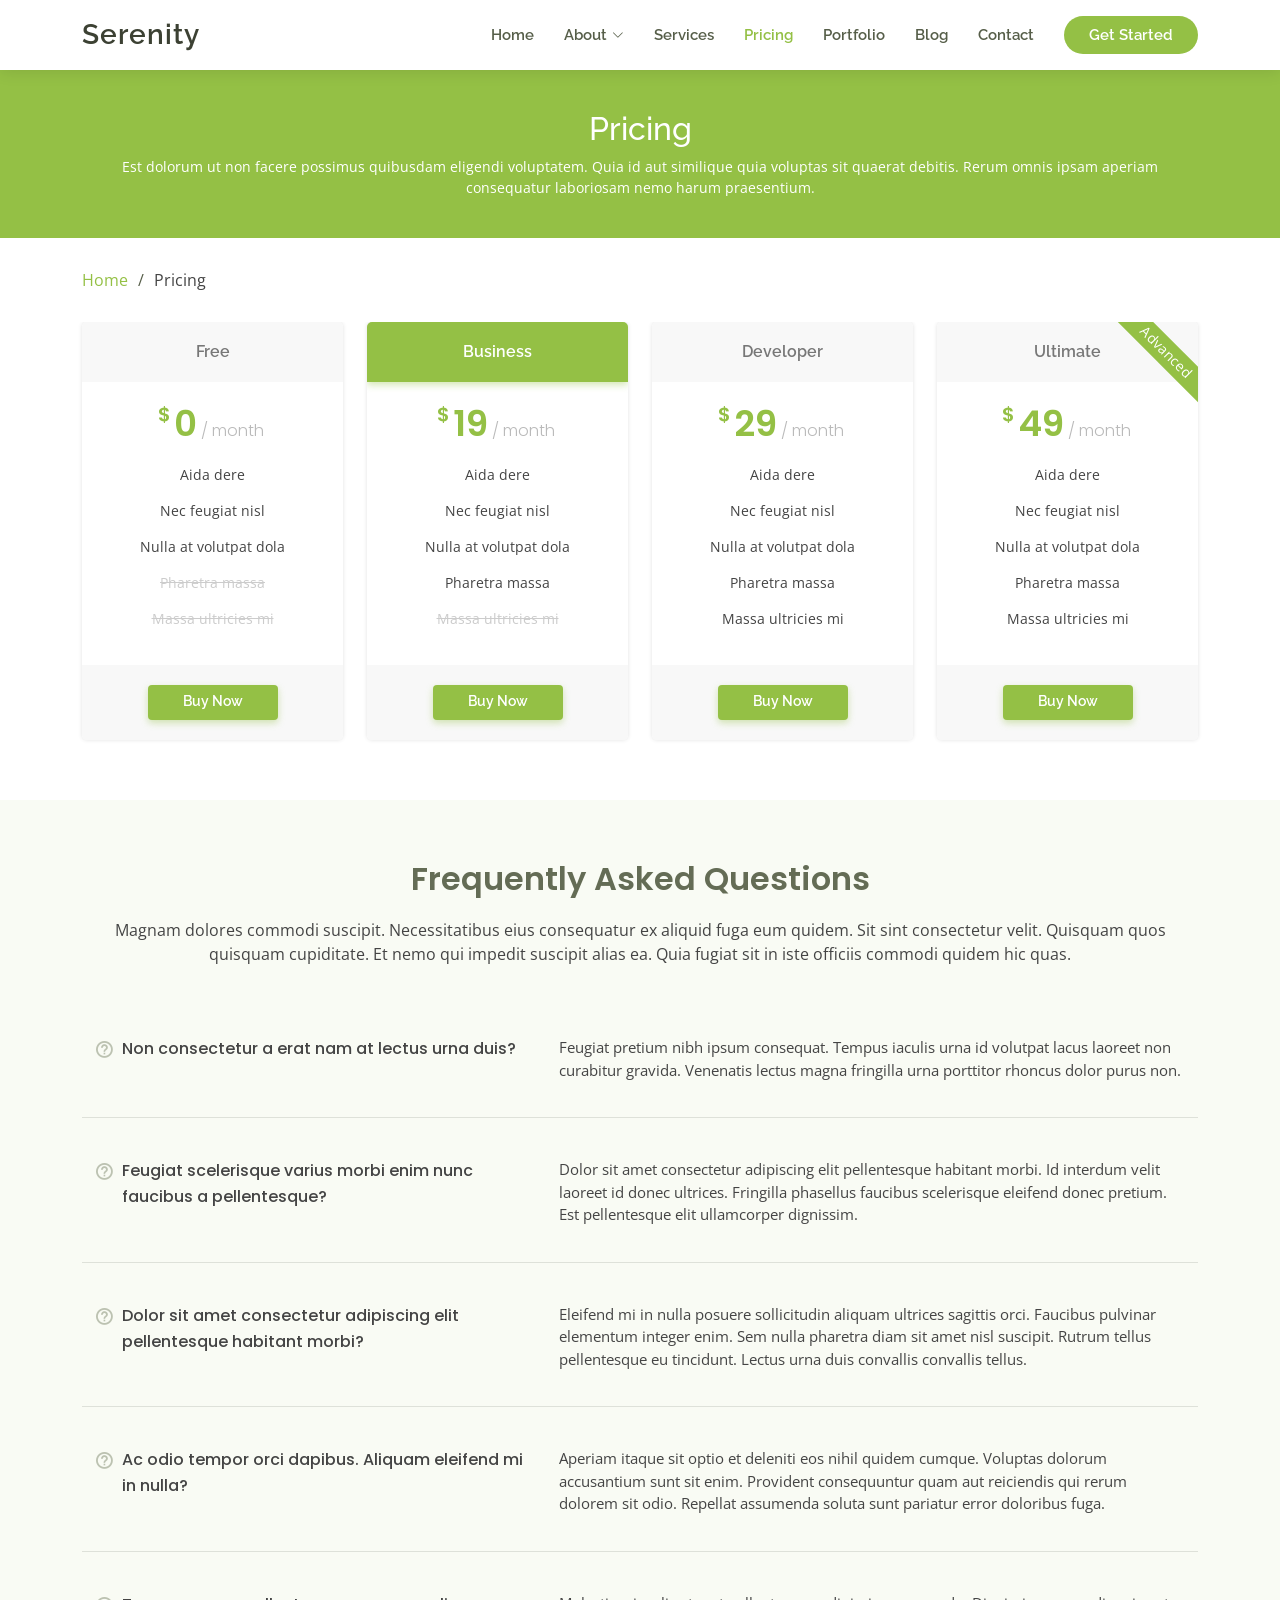
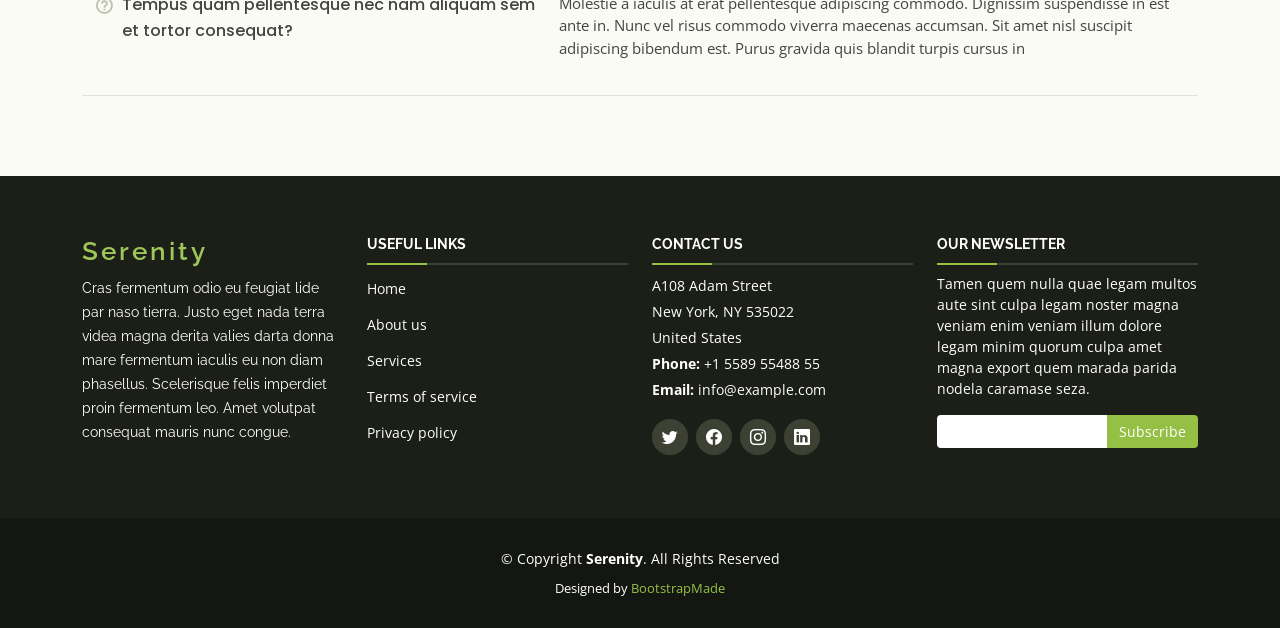
<file: pricing.html>
<!DOCTYPE html>
<html lang="en">

<head>
  <meta charset="utf-8">
  <meta content="width=device-width, initial-scale=1.0" name="viewport">

  <title>Pricing - Serenity Bootstrap Template</title>
  <meta content="" name="description">
  <meta content="" name="keywords">

  <!-- Favicons -->
  <link href="assets/img/favicon.png" rel="icon">
  <link href="assets/img/apple-touch-icon.png" rel="apple-touch-icon">

  <!-- Google Fonts -->
  <link href="https://fonts.googleapis.com/css?family=Open+Sans:300,300i,400,400i,600,600i,700,700i|Raleway:300,300i,400,400i,500,500i,600,600i,700,700i|Poppins:300,300i,400,400i,500,500i,600,600i,700,700i" rel="stylesheet">

  <!-- Vendor CSS Files -->
  <link href="assets/vendor/aos/aos.css" rel="stylesheet">
  <link href="assets/vendor/bootstrap/css/bootstrap.min.css" rel="stylesheet">
  <link href="assets/vendor/bootstrap-icons/bootstrap-icons.css" rel="stylesheet">
  <link href="assets/vendor/boxicons/css/boxicons.min.css" rel="stylesheet">
  <link href="assets/vendor/glightbox/css/glightbox.min.css" rel="stylesheet">
  <link href="assets/vendor/swiper/swiper-bundle.min.css" rel="stylesheet">

  <!-- Template Main CSS File -->
  <link href="assets/css/style.css" rel="stylesheet">

  <!-- =======================================================
  * Template Name: Serenity
  * Updated: Sep 18 2023 with Bootstrap v5.3.2
  * Template URL: https://bootstrapmade.com/serenity-bootstrap-corporate-template/
  * Author: BootstrapMade.com
  * License: https://bootstrapmade.com/license/
  ======================================================== -->
</head>

<body>

  <!-- ======= Header ======= -->
  <header id="header" class="fixed-top d-flex align-items-center">
    <div class="container d-flex align-items-center justify-content-between">

      <div class="logo">
        <h1 class="text-light"><a href="index.html">Serenity</a></h1>
        <!-- Uncomment below if you prefer to use an image logo -->
        <!-- <a href="index.html"><img src="assets/img/logo.png" alt="" class="img-fluid"></a>-->
      </div>

      <nav id="navbar" class="navbar">
        <ul>
          <li><a href="index.html">Home</a></li>
          <li class="dropdown"><a href="#"><span>About</span> <i class="bi bi-chevron-down"></i></a>
            <ul>
              <li><a href="about.html">About</a></li>
              <li><a href="team.html">Team</a></li>
              <li class="dropdown"><a href="#"><span>Deep Drop Down</span> <i class="bi bi-chevron-right"></i></a>
                <ul>
                  <li><a href="#">Deep Drop Down 1</a></li>
                  <li><a href="#">Deep Drop Down 2</a></li>
                  <li><a href="#">Deep Drop Down 3</a></li>
                  <li><a href="#">Deep Drop Down 4</a></li>
                  <li><a href="#">Deep Drop Down 5</a></li>
                </ul>
              </li>
            </ul>
          </li>
          <li><a href="services.html">Services</a></li>
          <li><a class="active" href="pricing.html">Pricing</a></li>
          <li><a href="portfolio.html">Portfolio</a></li>
          <li><a href="blog.html">Blog</a></li>
          <li><a href="contact.html">Contact</a></li>

          <li><a class="getstarted" href="about.html">Get Started</a></li>
        </ul>
        <i class="bi bi-list mobile-nav-toggle"></i>
      </nav><!-- .navbar -->

    </div>
  </header><!-- End Header -->

  <main id="main">

    <!-- ======= Breadcrumbs ======= -->
    <section id="breadcrumbs" class="breadcrumbs">
      <div class="breadcrumb-hero">
        <div class="container">
          <div class="breadcrumb-hero">
            <h2>Pricing</h2>
            <p>Est dolorum ut non facere possimus quibusdam eligendi voluptatem. Quia id aut similique quia voluptas sit quaerat debitis. Rerum omnis ipsam aperiam consequatur laboriosam nemo harum praesentium. </p>
          </div>
        </div>
      </div>
      <div class="container">
        <ol>
          <li><a href="index.html">Home</a></li>
          <li>Pricing</li>
        </ol>
      </div>
    </section><!-- End Breadcrumbs -->

    <!-- ======= Pricing Section ======= -->
    <section id="pricing" class="pricing">
      <div class="container">

        <div class="row">

          <div class="col-lg-3 col-md-6">
            <div class="box" data-aos="fade-up">
              <h3>Free</h3>
              <h4><sup>$</sup>0<span> / month</span></h4>
              <ul>
                <li>Aida dere</li>
                <li>Nec feugiat nisl</li>
                <li>Nulla at volutpat dola</li>
                <li class="na">Pharetra massa</li>
                <li class="na">Massa ultricies mi</li>
              </ul>
              <div class="btn-wrap">
                <a href="#" class="btn-buy">Buy Now</a>
              </div>
            </div>
          </div>

          <div class="col-lg-3 col-md-6 mt-4 mt-md-0">
            <div class="box featured" data-aos="fade-up" data-aos-delay="100">
              <h3>Business</h3>
              <h4><sup>$</sup>19<span> / month</span></h4>
              <ul>
                <li>Aida dere</li>
                <li>Nec feugiat nisl</li>
                <li>Nulla at volutpat dola</li>
                <li>Pharetra massa</li>
                <li class="na">Massa ultricies mi</li>
              </ul>
              <div class="btn-wrap">
                <a href="#" class="btn-buy">Buy Now</a>
              </div>
            </div>
          </div>

          <div class="col-lg-3 col-md-6 mt-4 mt-lg-0">
            <div class="box" data-aos="fade-up" data-aos-delay="200">
              <h3>Developer</h3>
              <h4><sup>$</sup>29<span> / month</span></h4>
              <ul>
                <li>Aida dere</li>
                <li>Nec feugiat nisl</li>
                <li>Nulla at volutpat dola</li>
                <li>Pharetra massa</li>
                <li>Massa ultricies mi</li>
              </ul>
              <div class="btn-wrap">
                <a href="#" class="btn-buy">Buy Now</a>
              </div>
            </div>
          </div>

          <div class="col-lg-3 col-md-6 mt-4 mt-lg-0">
            <div class="box" data-aos="fade-up" data-aos-delay="300">
              <span class="advanced">Advanced</span>
              <h3>Ultimate</h3>
              <h4><sup>$</sup>49<span> / month</span></h4>
              <ul>
                <li>Aida dere</li>
                <li>Nec feugiat nisl</li>
                <li>Nulla at volutpat dola</li>
                <li>Pharetra massa</li>
                <li>Massa ultricies mi</li>
              </ul>
              <div class="btn-wrap">
                <a href="#" class="btn-buy">Buy Now</a>
              </div>
            </div>
          </div>

        </div>

      </div>
    </section><!-- End Pricing Section -->

    <!-- ======= Frequently Asked Questions Section ======= -->
    <section id="faq" class="faq section-bg">
      <div class="container">

        <div class="section-title" data-aos="fade-up">
          <h2>Frequently Asked Questions</h2>
          <p>Magnam dolores commodi suscipit. Necessitatibus eius consequatur ex aliquid fuga eum quidem. Sit sint consectetur velit. Quisquam quos quisquam cupiditate. Et nemo qui impedit suscipit alias ea. Quia fugiat sit in iste officiis commodi quidem hic quas.</p>
        </div>

        <div class="row faq-item d-flex align-items-stretch" data-aos="fade-up">
          <div class="col-lg-5">
            <i class="bx bx-help-circle"></i>
            <h4>Non consectetur a erat nam at lectus urna duis?</h4>
          </div>
          <div class="col-lg-7">
            <p>
              Feugiat pretium nibh ipsum consequat. Tempus iaculis urna id volutpat lacus laoreet non curabitur gravida. Venenatis lectus magna fringilla urna porttitor rhoncus dolor purus non.
            </p>
          </div>
        </div><!-- End F.A.Q Item-->

        <div class="row faq-item d-flex align-items-stretch" data-aos="fade-up" data-aos-delay="100">
          <div class="col-lg-5">
            <i class="bx bx-help-circle"></i>
            <h4>Feugiat scelerisque varius morbi enim nunc faucibus a pellentesque?</h4>
          </div>
          <div class="col-lg-7">
            <p>
              Dolor sit amet consectetur adipiscing elit pellentesque habitant morbi. Id interdum velit laoreet id donec ultrices. Fringilla phasellus faucibus scelerisque eleifend donec pretium. Est pellentesque elit ullamcorper dignissim.
            </p>
          </div>
        </div><!-- End F.A.Q Item-->

        <div class="row faq-item d-flex align-items-stretch" data-aos="fade-up" data-aos-delay="200">
          <div class="col-lg-5">
            <i class="bx bx-help-circle"></i>
            <h4>Dolor sit amet consectetur adipiscing elit pellentesque habitant morbi?</h4>
          </div>
          <div class="col-lg-7">
            <p>
              Eleifend mi in nulla posuere sollicitudin aliquam ultrices sagittis orci. Faucibus pulvinar elementum integer enim. Sem nulla pharetra diam sit amet nisl suscipit. Rutrum tellus pellentesque eu tincidunt. Lectus urna duis convallis convallis tellus.
            </p>
          </div>
        </div><!-- End F.A.Q Item-->

        <div class="row faq-item d-flex align-items-stretch" data-aos="fade-up" data-aos-delay="300">
          <div class="col-lg-5">
            <i class="bx bx-help-circle"></i>
            <h4>Ac odio tempor orci dapibus. Aliquam eleifend mi in nulla?</h4>
          </div>
          <div class="col-lg-7">
            <p>
              Aperiam itaque sit optio et deleniti eos nihil quidem cumque. Voluptas dolorum accusantium sunt sit enim. Provident consequuntur quam aut reiciendis qui rerum dolorem sit odio. Repellat assumenda soluta sunt pariatur error doloribus fuga.
            </p>
          </div>
        </div><!-- End F.A.Q Item-->

        <div class="row faq-item d-flex align-items-stretch" data-aos="fade-up" data-aos-delay="400">
          <div class="col-lg-5">
            <i class="bx bx-help-circle"></i>
            <h4>Tempus quam pellentesque nec nam aliquam sem et tortor consequat?</h4>
          </div>
          <div class="col-lg-7">
            <p>
              Molestie a iaculis at erat pellentesque adipiscing commodo. Dignissim suspendisse in est ante in. Nunc vel risus commodo viverra maecenas accumsan. Sit amet nisl suscipit adipiscing bibendum est. Purus gravida quis blandit turpis cursus in
            </p>
          </div>
        </div><!-- End F.A.Q Item-->

      </div>
    </section><!-- End Frequently Asked Questions Section -->

  </main><!-- End #main -->

  <!-- ======= Footer ======= -->
  <footer id="footer">
    <div class="footer-top">
      <div class="container">
        <div class="row">

          <div class="col-lg-3 col-md-6 footer-info">
            <h3>Serenity</h3>
            <p>Cras fermentum odio eu feugiat lide par naso tierra. Justo eget nada terra videa magna derita valies darta donna mare fermentum iaculis eu non diam phasellus. Scelerisque felis imperdiet proin fermentum leo. Amet volutpat consequat mauris nunc congue.</p>
          </div>

          <div class="col-lg-3 col-md-6 footer-links">
            <h4>Useful Links</h4>
            <ul>
              <li><a href="#">Home</a></li>
              <li><a href="#">About us</a></li>
              <li><a href="#">Services</a></li>
              <li><a href="#">Terms of service</a></li>
              <li><a href="#">Privacy policy</a></li>
            </ul>
          </div>

          <div class="col-lg-3 col-md-6 footer-contact">
            <h4>Contact Us</h4>
            <p>
              A108 Adam Street <br>
              New York, NY 535022<br>
              United States <br>
              <strong>Phone:</strong> +1 5589 55488 55<br>
              <strong>Email:</strong> info@example.com<br>
            </p>

            <div class="social-links">
              <a href="#" class="twitter"><i class="bi bi-twitter"></i></a>
              <a href="#" class="facebook"><i class="bi bi-facebook"></i></a>
              <a href="#" class="instagram"><i class="bi bi-instagram"></i></a>
              <a href="#" class="linkedin"><i class="bi bi-linkedin"></i></a>
            </div>

          </div>

          <div class="col-lg-3 col-md-6 footer-newsletter">
            <h4>Our Newsletter</h4>
            <p>Tamen quem nulla quae legam multos aute sint culpa legam noster magna veniam enim veniam illum dolore legam minim quorum culpa amet magna export quem marada parida nodela caramase seza.</p>
            <form action="" method="post">
              <input type="email" name="email"><input type="submit" value="Subscribe">
            </form>
          </div>

        </div>
      </div>
    </div>

    <div class="container">
      <div class="copyright">
        &copy; Copyright <strong><span>Serenity</span></strong>. All Rights Reserved
      </div>
      <div class="credits">
        <!-- All the links in the footer should remain intact. -->
        <!-- You can delete the links only if you purchased the pro version. -->
        <!-- Licensing information: https://bootstrapmade.com/license/ -->
        <!-- Purchase the pro version with working PHP/AJAX contact form: https://bootstrapmade.com/serenity-bootstrap-corporate-template/ -->
        Designed by <a href="https://bootstrapmade.com/">BootstrapMade</a>
      </div>
    </div>
  </footer><!-- End Footer -->

  <a href="#" class="back-to-top d-flex align-items-center justify-content-center"><i class="bi bi-arrow-up-short"></i></a>

  <!-- Vendor JS Files -->
  <script src="assets/vendor/purecounter/purecounter_vanilla.js"></script>
  <script src="assets/vendor/aos/aos.js"></script>
  <script src="assets/vendor/bootstrap/js/bootstrap.bundle.min.js"></script>
  <script src="assets/vendor/glightbox/js/glightbox.min.js"></script>
  <script src="assets/vendor/isotope-layout/isotope.pkgd.min.js"></script>
  <script src="assets/vendor/swiper/swiper-bundle.min.js"></script>
  <script src="assets/vendor/waypoints/noframework.waypoints.js"></script>
  <script src="assets/vendor/php-email-form/validate.js"></script>

  <!-- Template Main JS File -->
  <script src="assets/js/main.js"></script>

</body>

</html>
</file>
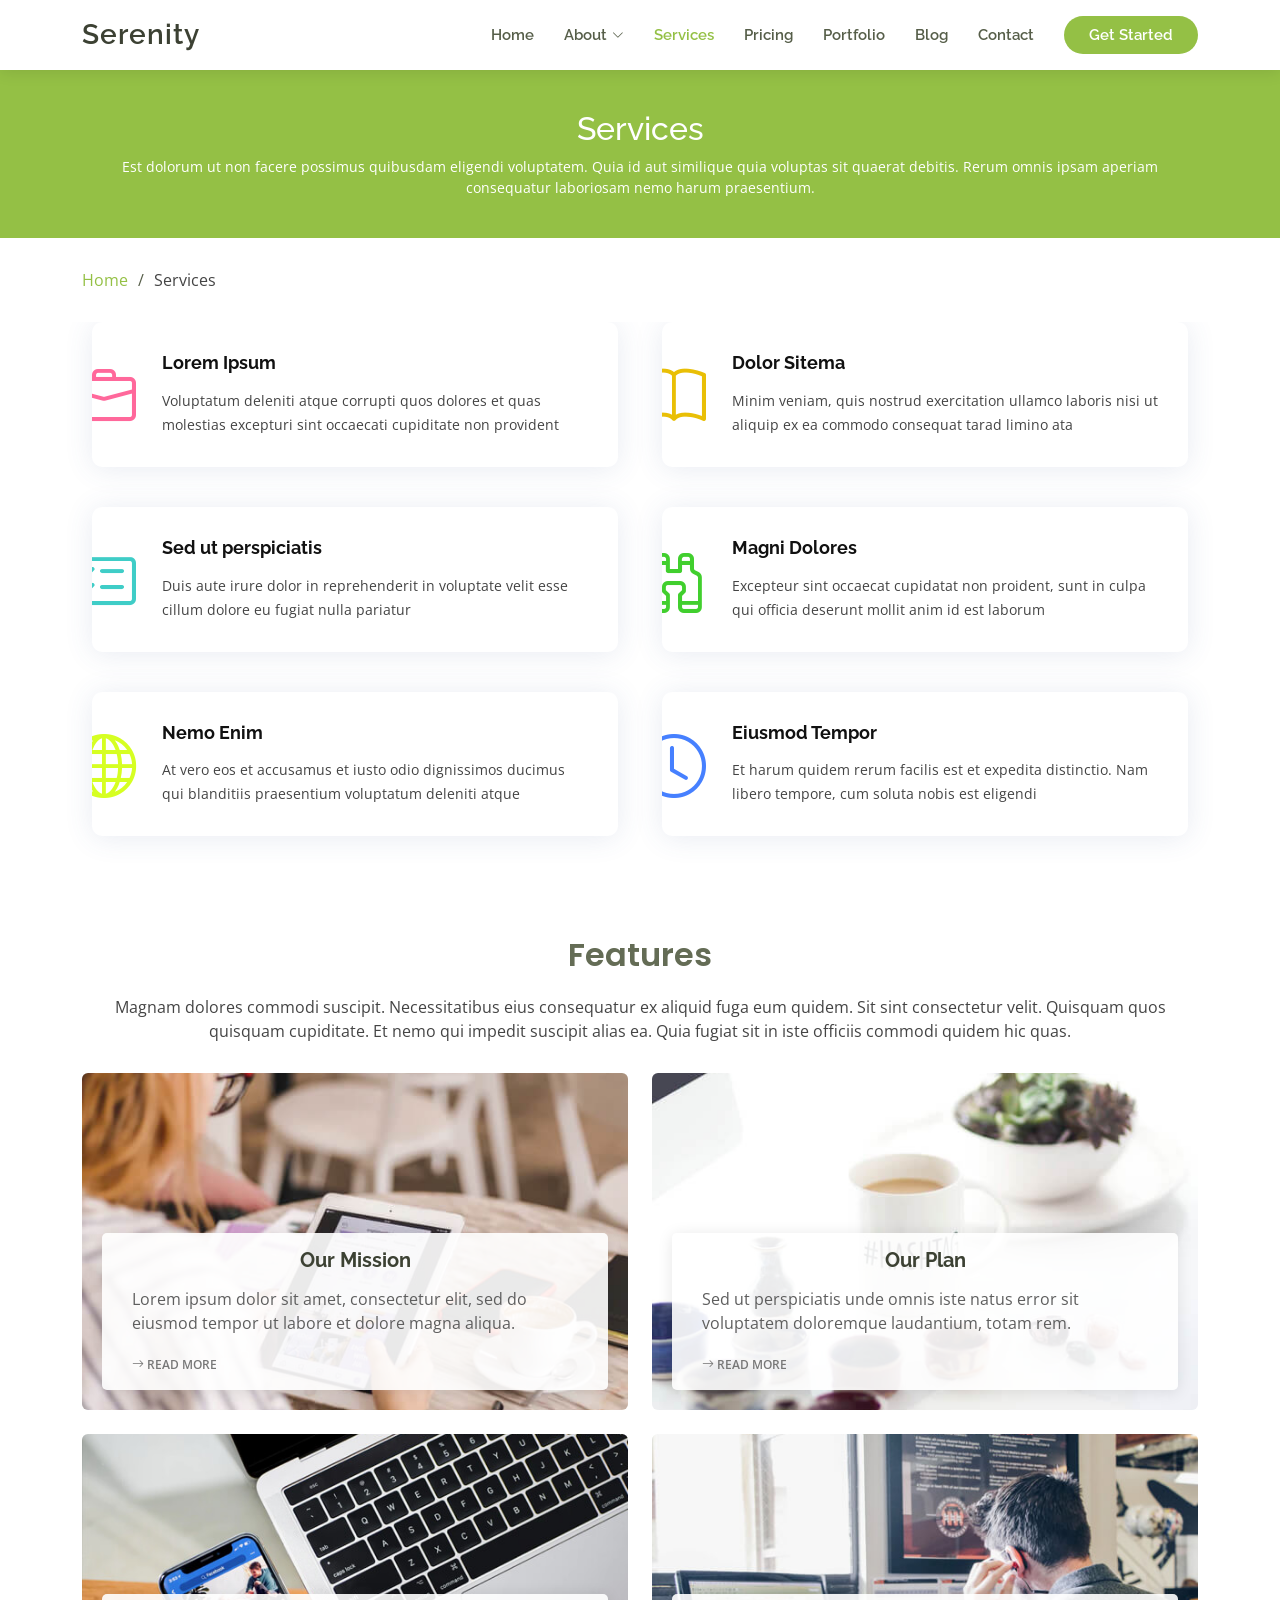
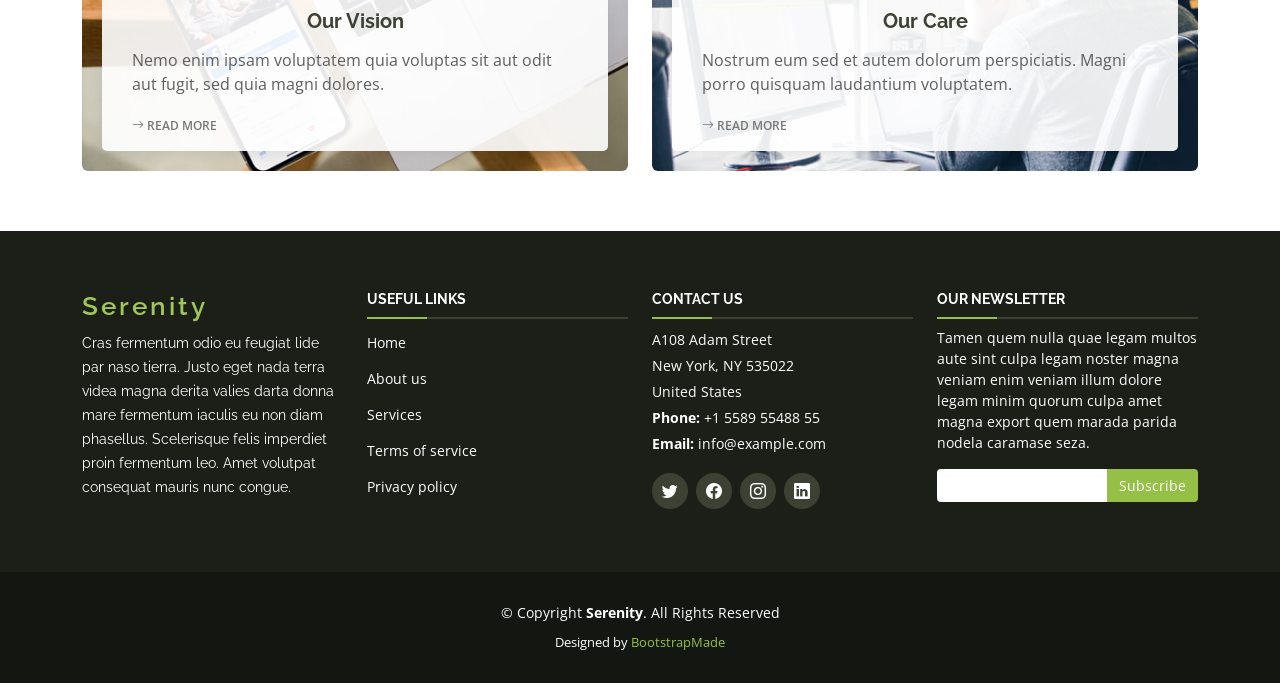
<file: services.html>
<!DOCTYPE html>
<html lang="en">

<head>
  <meta charset="utf-8">
  <meta content="width=device-width, initial-scale=1.0" name="viewport">

  <title>Services - Serenity Bootstrap Template</title>
  <meta content="" name="description">
  <meta content="" name="keywords">

  <!-- Favicons -->
  <link href="assets/img/favicon.png" rel="icon">
  <link href="assets/img/apple-touch-icon.png" rel="apple-touch-icon">

  <!-- Google Fonts -->
  <link href="https://fonts.googleapis.com/css?family=Open+Sans:300,300i,400,400i,600,600i,700,700i|Raleway:300,300i,400,400i,500,500i,600,600i,700,700i|Poppins:300,300i,400,400i,500,500i,600,600i,700,700i" rel="stylesheet">

  <!-- Vendor CSS Files -->
  <link href="assets/vendor/aos/aos.css" rel="stylesheet">
  <link href="assets/vendor/bootstrap/css/bootstrap.min.css" rel="stylesheet">
  <link href="assets/vendor/bootstrap-icons/bootstrap-icons.css" rel="stylesheet">
  <link href="assets/vendor/boxicons/css/boxicons.min.css" rel="stylesheet">
  <link href="assets/vendor/glightbox/css/glightbox.min.css" rel="stylesheet">
  <link href="assets/vendor/swiper/swiper-bundle.min.css" rel="stylesheet">

  <!-- Template Main CSS File -->
  <link href="assets/css/style.css" rel="stylesheet">

  <!-- =======================================================
  * Template Name: Serenity
  * Updated: Sep 18 2023 with Bootstrap v5.3.2
  * Template URL: https://bootstrapmade.com/serenity-bootstrap-corporate-template/
  * Author: BootstrapMade.com
  * License: https://bootstrapmade.com/license/
  ======================================================== -->
</head>

<body>

  <!-- ======= Header ======= -->
  <header id="header" class="fixed-top d-flex align-items-center">
    <div class="container d-flex align-items-center justify-content-between">

      <div class="logo">
        <h1 class="text-light"><a href="index.html">Serenity</a></h1>
        <!-- Uncomment below if you prefer to use an image logo -->
        <!-- <a href="index.html"><img src="assets/img/logo.png" alt="" class="img-fluid"></a>-->
      </div>

      <nav id="navbar" class="navbar">
        <ul>
          <li><a href="index.html">Home</a></li>
          <li class="dropdown"><a href="#"><span>About</span> <i class="bi bi-chevron-down"></i></a>
            <ul>
              <li><a href="about.html">About</a></li>
              <li><a href="team.html">Team</a></li>
              <li class="dropdown"><a href="#"><span>Deep Drop Down</span> <i class="bi bi-chevron-right"></i></a>
                <ul>
                  <li><a href="#">Deep Drop Down 1</a></li>
                  <li><a href="#">Deep Drop Down 2</a></li>
                  <li><a href="#">Deep Drop Down 3</a></li>
                  <li><a href="#">Deep Drop Down 4</a></li>
                  <li><a href="#">Deep Drop Down 5</a></li>
                </ul>
              </li>
            </ul>
          </li>
          <li><a class="active" href="services.html">Services</a></li>
          <li><a href="pricing.html">Pricing</a></li>
          <li><a href="portfolio.html">Portfolio</a></li>
          <li><a href="blog.html">Blog</a></li>
          <li><a href="contact.html">Contact</a></li>

          <li><a class="getstarted" href="about.html">Get Started</a></li>
        </ul>
        <i class="bi bi-list mobile-nav-toggle"></i>
      </nav><!-- .navbar -->

    </div>
  </header><!-- End Header -->

  <main id="main">

    <!-- ======= Breadcrumbs ======= -->
    <section id="breadcrumbs" class="breadcrumbs">
      <div class="breadcrumb-hero">
        <div class="container">
          <div class="breadcrumb-hero">
            <h2>Services</h2>
            <p>Est dolorum ut non facere possimus quibusdam eligendi voluptatem. Quia id aut similique quia voluptas sit quaerat debitis. Rerum omnis ipsam aperiam consequatur laboriosam nemo harum praesentium. </p>
          </div>
        </div>
      </div>
      <div class="container">
        <ol>
          <li><a href="index.html">Home</a></li>
          <li>Services</li>
        </ol>
      </div>
    </section><!-- End Breadcrumbs -->

    <!-- ======= Services Section ======= -->
    <section id="services" class="services ">
      <div class="container">

        <div class="row">
          <div class="col-md-6">
            <div class="icon-box" data-aos="fade-up">
              <div class="icon"><i class="bi bi-briefcase" style="color: #ff689b;"></i></div>
              <h4 class="title"><a href="">Lorem Ipsum</a></h4>
              <p class="description">Voluptatum deleniti atque corrupti quos dolores et quas molestias excepturi sint occaecati cupiditate non provident</p>
            </div>
          </div>
          <div class="col-md-6">
            <div class="icon-box" data-aos="fade-up">
              <div class="icon"><i class="bi bi-book" style="color: #e9bf06;"></i></div>
              <h4 class="title"><a href="">Dolor Sitema</a></h4>
              <p class="description">Minim veniam, quis nostrud exercitation ullamco laboris nisi ut aliquip ex ea commodo consequat tarad limino ata</p>
            </div>
          </div>

          <div class="col-md-6" data-aos="fade-up" data-aos-delay="100">
            <div class="icon-box">
              <div class="icon"><i class="bi bi-card-checklist" style="color: #3fcdc7;"></i></div>
              <h4 class="title"><a href="">Sed ut perspiciatis</a></h4>
              <p class="description">Duis aute irure dolor in reprehenderit in voluptate velit esse cillum dolore eu fugiat nulla pariatur</p>
            </div>
          </div>
          <div class="col-md-6" data-aos="fade-up" data-aos-delay="100">
            <div class="icon-box">
              <div class="icon"><i class="bi bi-binoculars" style="color:#41cf2e;"></i></div>
              <h4 class="title"><a href="">Magni Dolores</a></h4>
              <p class="description">Excepteur sint occaecat cupidatat non proident, sunt in culpa qui officia deserunt mollit anim id est laborum</p>
            </div>
          </div>

          <div class="col-md-6" data-aos="fade-up" data-aos-delay="200">
            <div class="icon-box">
              <div class="icon"><i class="bi bi-globe" style="color: #d6ff22;"></i></div>
              <h4 class="title"><a href="">Nemo Enim</a></h4>
              <p class="description">At vero eos et accusamus et iusto odio dignissimos ducimus qui blanditiis praesentium voluptatum deleniti atque</p>
            </div>
          </div>
          <div class="col-md-6" data-aos="fade-up" data-aos-delay="200">
            <div class="icon-box">
              <div class="icon"><i class="bi bi-clock" style="color: #4680ff;"></i></div>
              <h4 class="title"><a href="">Eiusmod Tempor</a></h4>
              <p class="description">Et harum quidem rerum facilis est et expedita distinctio. Nam libero tempore, cum soluta nobis est eligendi</p>
            </div>
          </div>
        </div>

      </div>
    </section><!-- End Services Section -->

    <!-- ======= Features Section ======= -->
    <section id="features" class="features">
      <div class="container">

        <div class="section-title" data-aos="fade-up">
          <h2>Features</h2>
          <p>Magnam dolores commodi suscipit. Necessitatibus eius consequatur ex aliquid fuga eum quidem. Sit sint consectetur velit. Quisquam quos quisquam cupiditate. Et nemo qui impedit suscipit alias ea. Quia fugiat sit in iste officiis commodi quidem hic quas.</p>
        </div>

        <div class="row">
          <div class="col-md-6 d-flex align-items-stretch" data-aos="fade-up">
            <div class="card" style="background-image: url(assets/img/features-1.jpg);">
              <div class="card-body">
                <h5 class="card-title"><a href="">Our Mission</a></h5>
                <p class="card-text">Lorem ipsum dolor sit amet, consectetur elit, sed do eiusmod tempor ut labore et dolore magna aliqua.</p>
                <div class="read-more"><a href="#"><i class="bi bi-arrow-right"></i> Read More</a></div>
              </div>
            </div>
          </div>
          <div class="col-md-6 d-flex align-items-stretch mt-4 mt-md-0" data-aos="fade-up">
            <div class="card" style="background-image: url(assets/img/features-2.jpg);">
              <div class="card-body">
                <h5 class="card-title"><a href="">Our Plan</a></h5>
                <p class="card-text">Sed ut perspiciatis unde omnis iste natus error sit voluptatem doloremque laudantium, totam rem.</p>
                <div class="read-more"><a href="#"><i class="bi bi-arrow-right"></i> Read More</a></div>
              </div>
            </div>

          </div>
          <div class="col-md-6 d-flex align-items-stretch mt-4" data-aos="fade-up" data-aos-delay="100">
            <div class="card" style="background-image: url(assets/img/features-3.jpg);">
              <div class="card-body">
                <h5 class="card-title"><a href="">Our Vision</a></h5>
                <p class="card-text">Nemo enim ipsam voluptatem quia voluptas sit aut odit aut fugit, sed quia magni dolores.</p>
                <div class="read-more"><a href="#"><i class="bi bi-arrow-right"></i> Read More</a></div>
              </div>
            </div>
          </div>
          <div class="col-md-6 d-flex align-items-stretch mt-4" data-aos="fade-up" data-aos-delay="100">
            <div class="card" style="background-image: url(assets/img/features-4.jpg);">
              <div class="card-body">
                <h5 class="card-title"><a href="">Our Care</a></h5>
                <p class="card-text">Nostrum eum sed et autem dolorum perspiciatis. Magni porro quisquam laudantium voluptatem.</p>
                <div class="read-more"><a href="#"><i class="bi bi-arrow-right"></i> Read More</a></div>
              </div>
            </div>
          </div>
        </div>

      </div>
    </section><!-- End Features Section -->

  </main><!-- End #main -->

  <!-- ======= Footer ======= -->
  <footer id="footer">
    <div class="footer-top">
      <div class="container">
        <div class="row">

          <div class="col-lg-3 col-md-6 footer-info">
            <h3>Serenity</h3>
            <p>Cras fermentum odio eu feugiat lide par naso tierra. Justo eget nada terra videa magna derita valies darta donna mare fermentum iaculis eu non diam phasellus. Scelerisque felis imperdiet proin fermentum leo. Amet volutpat consequat mauris nunc congue.</p>
          </div>

          <div class="col-lg-3 col-md-6 footer-links">
            <h4>Useful Links</h4>
            <ul>
              <li><a href="#">Home</a></li>
              <li><a href="#">About us</a></li>
              <li><a href="#">Services</a></li>
              <li><a href="#">Terms of service</a></li>
              <li><a href="#">Privacy policy</a></li>
            </ul>
          </div>

          <div class="col-lg-3 col-md-6 footer-contact">
            <h4>Contact Us</h4>
            <p>
              A108 Adam Street <br>
              New York, NY 535022<br>
              United States <br>
              <strong>Phone:</strong> +1 5589 55488 55<br>
              <strong>Email:</strong> info@example.com<br>
            </p>

            <div class="social-links">
              <a href="#" class="twitter"><i class="bi bi-twitter"></i></a>
              <a href="#" class="facebook"><i class="bi bi-facebook"></i></a>
              <a href="#" class="instagram"><i class="bi bi-instagram"></i></a>
              <a href="#" class="linkedin"><i class="bi bi-linkedin"></i></a>
            </div>

          </div>

          <div class="col-lg-3 col-md-6 footer-newsletter">
            <h4>Our Newsletter</h4>
            <p>Tamen quem nulla quae legam multos aute sint culpa legam noster magna veniam enim veniam illum dolore legam minim quorum culpa amet magna export quem marada parida nodela caramase seza.</p>
            <form action="" method="post">
              <input type="email" name="email"><input type="submit" value="Subscribe">
            </form>
          </div>

        </div>
      </div>
    </div>

    <div class="container">
      <div class="copyright">
        &copy; Copyright <strong><span>Serenity</span></strong>. All Rights Reserved
      </div>
      <div class="credits">
        <!-- All the links in the footer should remain intact. -->
        <!-- You can delete the links only if you purchased the pro version. -->
        <!-- Licensing information: https://bootstrapmade.com/license/ -->
        <!-- Purchase the pro version with working PHP/AJAX contact form: https://bootstrapmade.com/serenity-bootstrap-corporate-template/ -->
        Designed by <a href="https://bootstrapmade.com/">BootstrapMade</a>
      </div>
    </div>
  </footer><!-- End Footer -->

  <a href="#" class="back-to-top d-flex align-items-center justify-content-center"><i class="bi bi-arrow-up-short"></i></a>

  <!-- Vendor JS Files -->
  <script src="assets/vendor/purecounter/purecounter_vanilla.js"></script>
  <script src="assets/vendor/aos/aos.js"></script>
  <script src="assets/vendor/bootstrap/js/bootstrap.bundle.min.js"></script>
  <script src="assets/vendor/glightbox/js/glightbox.min.js"></script>
  <script src="assets/vendor/isotope-layout/isotope.pkgd.min.js"></script>
  <script src="assets/vendor/swiper/swiper-bundle.min.js"></script>
  <script src="assets/vendor/waypoints/noframework.waypoints.js"></script>
  <script src="assets/vendor/php-email-form/validate.js"></script>

  <!-- Template Main JS File -->
  <script src="assets/js/main.js"></script>

</body>

</html>
</file>
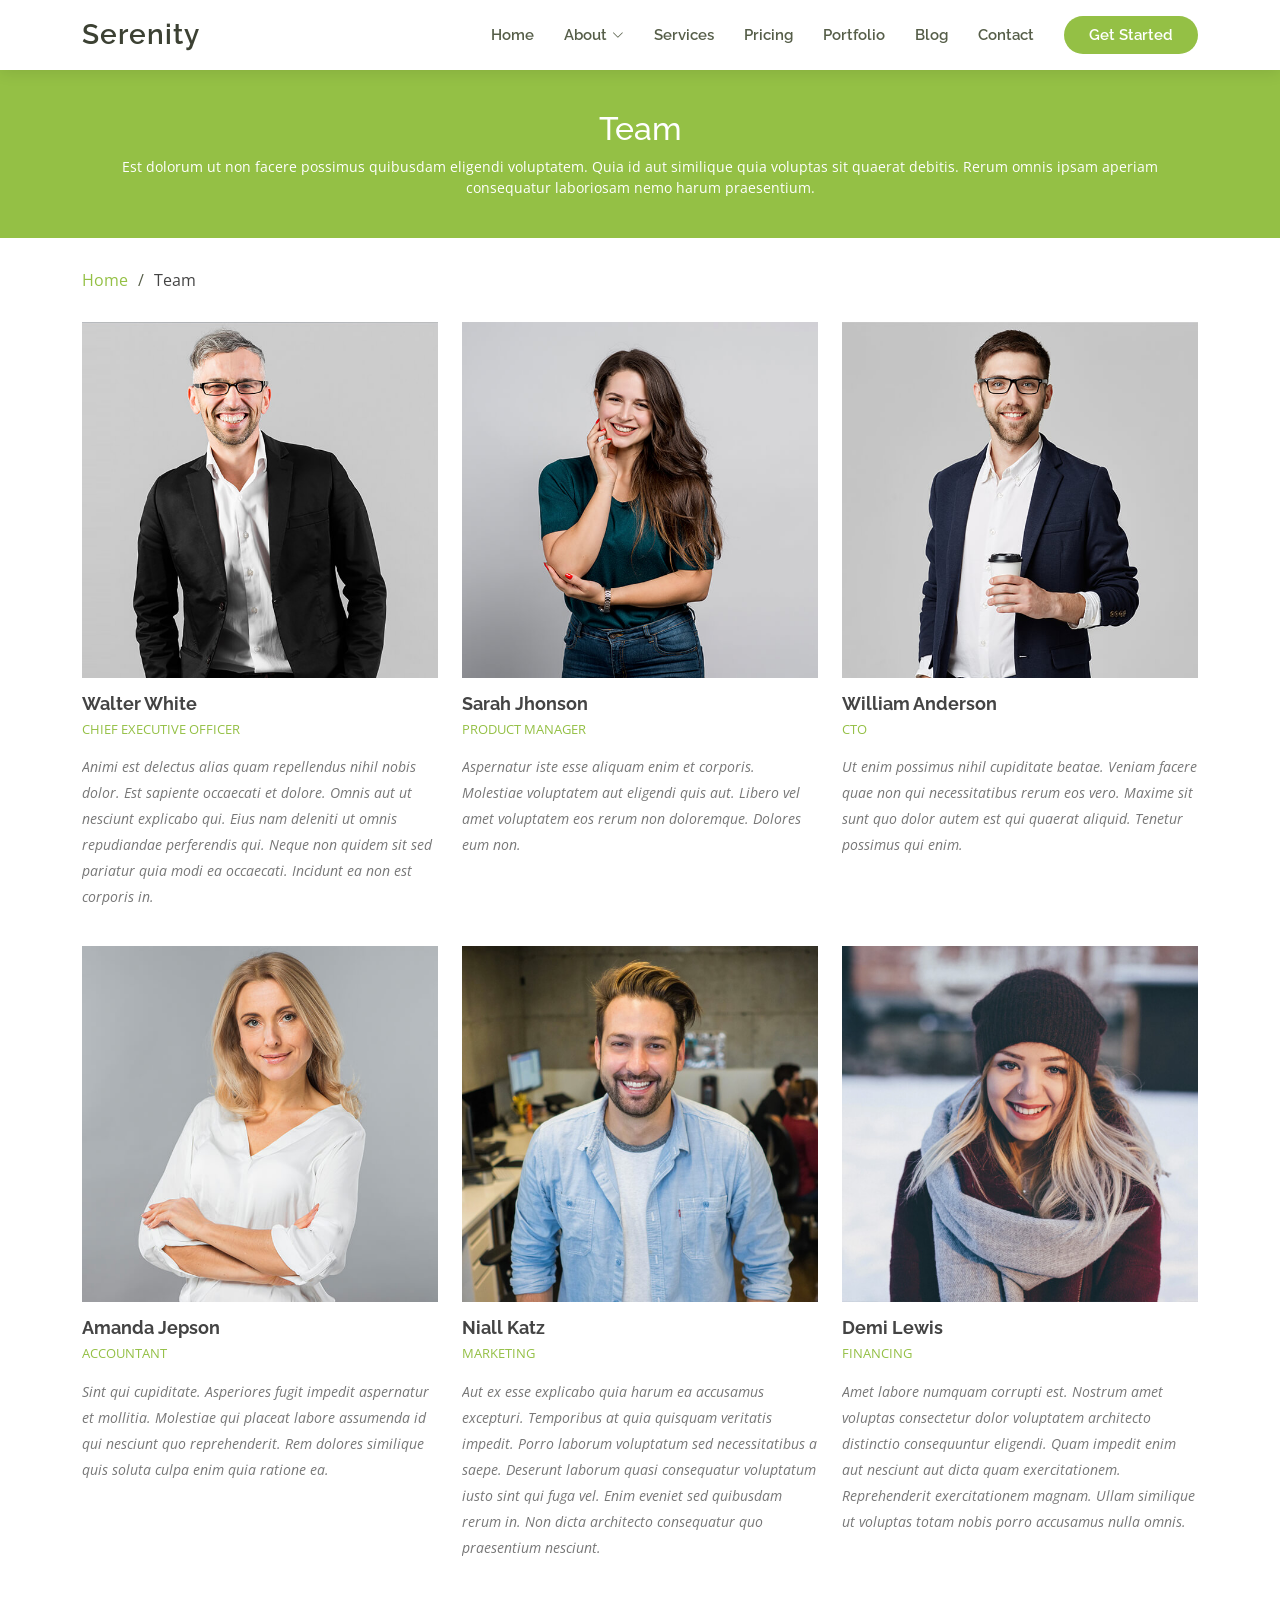
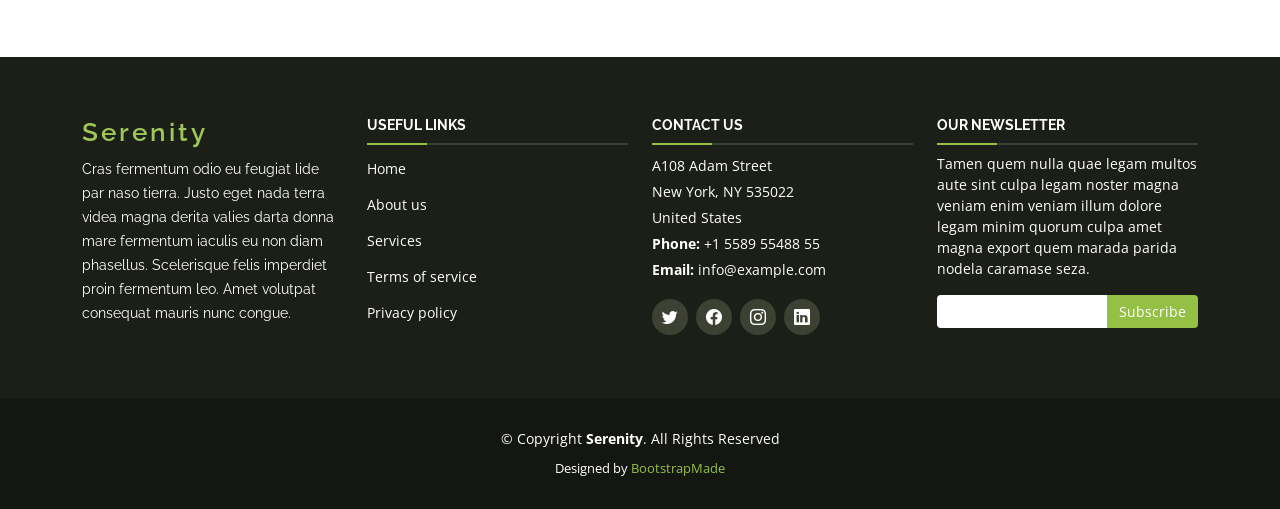
<file: team.html>
<!DOCTYPE html>
<html lang="en">

<head>
  <meta charset="utf-8">
  <meta content="width=device-width, initial-scale=1.0" name="viewport">

  <title>Team - Serenity Bootstrap Template</title>
  <meta content="" name="description">
  <meta content="" name="keywords">

  <!-- Favicons -->
  <link href="assets/img/favicon.png" rel="icon">
  <link href="assets/img/apple-touch-icon.png" rel="apple-touch-icon">

  <!-- Google Fonts -->
  <link href="https://fonts.googleapis.com/css?family=Open+Sans:300,300i,400,400i,600,600i,700,700i|Raleway:300,300i,400,400i,500,500i,600,600i,700,700i|Poppins:300,300i,400,400i,500,500i,600,600i,700,700i" rel="stylesheet">

  <!-- Vendor CSS Files -->
  <link href="assets/vendor/aos/aos.css" rel="stylesheet">
  <link href="assets/vendor/bootstrap/css/bootstrap.min.css" rel="stylesheet">
  <link href="assets/vendor/bootstrap-icons/bootstrap-icons.css" rel="stylesheet">
  <link href="assets/vendor/boxicons/css/boxicons.min.css" rel="stylesheet">
  <link href="assets/vendor/glightbox/css/glightbox.min.css" rel="stylesheet">
  <link href="assets/vendor/swiper/swiper-bundle.min.css" rel="stylesheet">

  <!-- Template Main CSS File -->
  <link href="assets/css/style.css" rel="stylesheet">

  <!-- =======================================================
  * Template Name: Serenity
  * Updated: Sep 18 2023 with Bootstrap v5.3.2
  * Template URL: https://bootstrapmade.com/serenity-bootstrap-corporate-template/
  * Author: BootstrapMade.com
  * License: https://bootstrapmade.com/license/
  ======================================================== -->
</head>

<body>

  <!-- ======= Header ======= -->
  <header id="header" class="fixed-top d-flex align-items-center">
    <div class="container d-flex align-items-center justify-content-between">

      <div class="logo">
        <h1 class="text-light"><a href="index.html">Serenity</a></h1>
        <!-- Uncomment below if you prefer to use an image logo -->
        <!-- <a href="index.html"><img src="assets/img/logo.png" alt="" class="img-fluid"></a>-->
      </div>

      <nav id="navbar" class="navbar">
        <ul>
          <li><a href="index.html">Home</a></li>
          <li class="dropdown"><a href="#"><span>About</span> <i class="bi bi-chevron-down"></i></a>
            <ul>
              <li><a href="about.html">About</a></li>
              <li><a class="active" href="team.html">Team</a></li>
              <li class="dropdown"><a href="#"><span>Deep Drop Down</span> <i class="bi bi-chevron-right"></i></a>
                <ul>
                  <li><a href="#">Deep Drop Down 1</a></li>
                  <li><a href="#">Deep Drop Down 2</a></li>
                  <li><a href="#">Deep Drop Down 3</a></li>
                  <li><a href="#">Deep Drop Down 4</a></li>
                  <li><a href="#">Deep Drop Down 5</a></li>
                </ul>
              </li>
            </ul>
          </li>
          <li><a href="services.html">Services</a></li>
          <li><a href="pricing.html">Pricing</a></li>
          <li><a href="portfolio.html">Portfolio</a></li>
          <li><a href="blog.html">Blog</a></li>
          <li><a href="contact.html">Contact</a></li>

          <li><a class="getstarted" href="about.html">Get Started</a></li>
        </ul>
        <i class="bi bi-list mobile-nav-toggle"></i>
      </nav><!-- .navbar -->

    </div>
  </header><!-- End Header -->

  <main id="main">

    <!-- ======= Breadcrumbs ======= -->
    <section id="breadcrumbs" class="breadcrumbs">
      <div class="breadcrumb-hero">
        <div class="container">
          <div class="breadcrumb-hero">
            <h2>Team</h2>
            <p>Est dolorum ut non facere possimus quibusdam eligendi voluptatem. Quia id aut similique quia voluptas sit quaerat debitis. Rerum omnis ipsam aperiam consequatur laboriosam nemo harum praesentium. </p>
          </div>
        </div>
      </div>
      <div class="container">
        <ol>
          <li><a href="index.html">Home</a></li>
          <li>Team</li>
        </ol>
      </div>
    </section><!-- End Breadcrumbs -->

    <!-- ======= Team Section ======= -->
    <section id="team" class="team">
      <div class="container">

        <div class="row">

          <div class="col-lg-4 col-md-6 d-flex align-items-stretch">
            <div class="member" data-aos="fade-up">
              <div class="member-img">
                <img src="assets/img/team/team-1.jpg" class="img-fluid" alt="">
                <div class="social">
                  <a href=""><i class="bi bi-twitter"></i></a>
                  <a href=""><i class="bi bi-facebook"></i></a>
                  <a href=""><i class="bi bi-instagram"></i></a>
                  <a href=""><i class="bi bi-linkedin"></i></a>
                </div>
              </div>
              <div class="member-info">
                <h4>Walter White</h4>
                <span>Chief Executive Officer</span>
                <p>Animi est delectus alias quam repellendus nihil nobis dolor. Est sapiente occaecati et dolore. Omnis aut ut nesciunt explicabo qui. Eius nam deleniti ut omnis repudiandae perferendis qui. Neque non quidem sit sed pariatur quia modi ea occaecati. Incidunt ea non est corporis in.</p>
              </div>
            </div>
          </div>

          <div class="col-lg-4 col-md-6 d-flex align-items-stretch">
            <div class="member" data-aos="fade-up" data-aos-delay="100">
              <div class="member-img">
                <img src="assets/img/team/team-2.jpg" class="img-fluid" alt="">
                <div class="social">
                  <a href=""><i class="bi bi-twitter"></i></a>
                  <a href=""><i class="bi bi-facebook"></i></a>
                  <a href=""><i class="bi bi-instagram"></i></a>
                  <a href=""><i class="bi bi-linkedin"></i></a>
                </div>
              </div>
              <div class="member-info">
                <h4>Sarah Jhonson</h4>
                <span>Product Manager</span>
                <p>Aspernatur iste esse aliquam enim et corporis. Molestiae voluptatem aut eligendi quis aut. Libero vel amet voluptatem eos rerum non doloremque. Dolores eum non.</p>
              </div>
            </div>
          </div>

          <div class="col-lg-4 col-md-6 d-flex align-items-stretch">
            <div class="member" data-aos="fade-up" data-aos-delay="200">
              <div class="member-img">
                <img src="assets/img/team/team-3.jpg" class="img-fluid" alt="">
                <div class="social">
                  <a href=""><i class="bi bi-twitter"></i></a>
                  <a href=""><i class="bi bi-facebook"></i></a>
                  <a href=""><i class="bi bi-instagram"></i></a>
                  <a href=""><i class="bi bi-linkedin"></i></a>
                </div>
              </div>
              <div class="member-info">
                <h4>William Anderson</h4>
                <span>CTO</span>
                <p>Ut enim possimus nihil cupiditate beatae. Veniam facere quae non qui necessitatibus rerum eos vero. Maxime sit sunt quo dolor autem est qui quaerat aliquid. Tenetur possimus qui enim.</p>
              </div>
            </div>
          </div>

          <div class="col-lg-4 col-md-6 d-flex align-items-stretch">
            <div class="member" data-aos="fade-up">
              <div class="member-img">
                <img src="assets/img/team/team-4.jpg" class="img-fluid" alt="">
                <div class="social">
                  <a href=""><i class="bi bi-twitter"></i></a>
                  <a href=""><i class="bi bi-facebook"></i></a>
                  <a href=""><i class="bi bi-instagram"></i></a>
                  <a href=""><i class="bi bi-linkedin"></i></a>
                </div>
              </div>
              <div class="member-info">
                <h4>Amanda Jepson</h4>
                <span>Accountant</span>
                <p>Sint qui cupiditate. Asperiores fugit impedit aspernatur et mollitia. Molestiae qui placeat labore assumenda id qui nesciunt quo reprehenderit. Rem dolores similique quis soluta culpa enim quia ratione ea.</p>
              </div>
            </div>
          </div>

          <div class="col-lg-4 col-md-6 d-flex align-items-stretch">
            <div class="member" data-aos="fade-up" data-aos-delay="100">
              <div class="member-img">
                <img src="assets/img/team/team-5.jpg" class="img-fluid" alt="">
                <div class="social">
                  <a href=""><i class="bi bi-twitter"></i></a>
                  <a href=""><i class="bi bi-facebook"></i></a>
                  <a href=""><i class="bi bi-instagram"></i></a>
                  <a href=""><i class="bi bi-linkedin"></i></a>
                </div>
              </div>
              <div class="member-info">
                <h4>Niall Katz</h4>
                <span>Marketing</span>
                <p>Aut ex esse explicabo quia harum ea accusamus excepturi. Temporibus at quia quisquam veritatis impedit. Porro laborum voluptatum sed necessitatibus a saepe. Deserunt laborum quasi consequatur voluptatum iusto sint qui fuga vel. Enim eveniet sed quibusdam rerum in. Non dicta architecto consequatur quo praesentium nesciunt.</p>
              </div>
            </div>
          </div>

          <div class="col-lg-4 col-md-6 d-flex align-items-stretch">
            <div class="member" data-aos="fade-up" data-aos-delay="200">
              <div class="member-img">
                <img src="assets/img/team/team-6.jpg" class="img-fluid" alt="">
                <div class="social">
                  <a href=""><i class="bi bi-twitter"></i></a>
                  <a href=""><i class="bi bi-facebook"></i></a>
                  <a href=""><i class="bi bi-instagram"></i></a>
                  <a href=""><i class="bi bi-linkedin"></i></a>
                </div>
              </div>
              <div class="member-info">
                <h4>Demi Lewis</h4>
                <span>Financing</span>
                <p>Amet labore numquam corrupti est. Nostrum amet voluptas consectetur dolor voluptatem architecto distinctio consequuntur eligendi. Quam impedit enim aut nesciunt aut dicta quam exercitationem. Reprehenderit exercitationem magnam. Ullam similique ut voluptas totam nobis porro accusamus nulla omnis.</p>
              </div>
            </div>
          </div>

        </div>

      </div>
    </section><!-- End Team Section -->

  </main><!-- End #main -->

  <!-- ======= Footer ======= -->
  <footer id="footer">
    <div class="footer-top">
      <div class="container">
        <div class="row">

          <div class="col-lg-3 col-md-6 footer-info">
            <h3>Serenity</h3>
            <p>Cras fermentum odio eu feugiat lide par naso tierra. Justo eget nada terra videa magna derita valies darta donna mare fermentum iaculis eu non diam phasellus. Scelerisque felis imperdiet proin fermentum leo. Amet volutpat consequat mauris nunc congue.</p>
          </div>

          <div class="col-lg-3 col-md-6 footer-links">
            <h4>Useful Links</h4>
            <ul>
              <li><a href="#">Home</a></li>
              <li><a href="#">About us</a></li>
              <li><a href="#">Services</a></li>
              <li><a href="#">Terms of service</a></li>
              <li><a href="#">Privacy policy</a></li>
            </ul>
          </div>

          <div class="col-lg-3 col-md-6 footer-contact">
            <h4>Contact Us</h4>
            <p>
              A108 Adam Street <br>
              New York, NY 535022<br>
              United States <br>
              <strong>Phone:</strong> +1 5589 55488 55<br>
              <strong>Email:</strong> info@example.com<br>
            </p>

            <div class="social-links">
              <a href="#" class="twitter"><i class="bi bi-twitter"></i></a>
              <a href="#" class="facebook"><i class="bi bi-facebook"></i></a>
              <a href="#" class="instagram"><i class="bi bi-instagram"></i></a>
              <a href="#" class="linkedin"><i class="bi bi-linkedin"></i></a>
            </div>

          </div>

          <div class="col-lg-3 col-md-6 footer-newsletter">
            <h4>Our Newsletter</h4>
            <p>Tamen quem nulla quae legam multos aute sint culpa legam noster magna veniam enim veniam illum dolore legam minim quorum culpa amet magna export quem marada parida nodela caramase seza.</p>
            <form action="" method="post">
              <input type="email" name="email"><input type="submit" value="Subscribe">
            </form>
          </div>

        </div>
      </div>
    </div>

    <div class="container">
      <div class="copyright">
        &copy; Copyright <strong><span>Serenity</span></strong>. All Rights Reserved
      </div>
      <div class="credits">
        <!-- All the links in the footer should remain intact. -->
        <!-- You can delete the links only if you purchased the pro version. -->
        <!-- Licensing information: https://bootstrapmade.com/license/ -->
        <!-- Purchase the pro version with working PHP/AJAX contact form: https://bootstrapmade.com/serenity-bootstrap-corporate-template/ -->
        Designed by <a href="https://bootstrapmade.com/">BootstrapMade</a>
      </div>
    </div>
  </footer><!-- End Footer -->

  <a href="#" class="back-to-top d-flex align-items-center justify-content-center"><i class="bi bi-arrow-up-short"></i></a>

  <!-- Vendor JS Files -->
  <script src="assets/vendor/purecounter/purecounter_vanilla.js"></script>
  <script src="assets/vendor/aos/aos.js"></script>
  <script src="assets/vendor/bootstrap/js/bootstrap.bundle.min.js"></script>
  <script src="assets/vendor/glightbox/js/glightbox.min.js"></script>
  <script src="assets/vendor/isotope-layout/isotope.pkgd.min.js"></script>
  <script src="assets/vendor/swiper/swiper-bundle.min.js"></script>
  <script src="assets/vendor/waypoints/noframework.waypoints.js"></script>
  <script src="assets/vendor/php-email-form/validate.js"></script>

  <!-- Template Main JS File -->
  <script src="assets/js/main.js"></script>

</body>

</html>
</file>
<file: assets/css/style.css>
/**
* Template Name: Serenity
* Updated: Sep 18 2023 with Bootstrap v5.3.2
* Template URL: https://bootstrapmade.com/serenity-bootstrap-corporate-template/
* Author: BootstrapMade.com
* License: https://bootstrapmade.com/license/
*/

/*--------------------------------------------------------------
# General
--------------------------------------------------------------*/
body {
  font-family: "Open Sans", sans-serif;
  color: #444444;
}

a {
  color: #94c045;
  text-decoration: none;
}

a:hover {
  color: #aacd6b;
  text-decoration: none;
}

h1,
h2,
h3,
h4,
h5,
h6 {
  font-family: "Raleway", sans-serif;
}

#main {
  margin-top: 70px;
  z-index: 3;
  position: relative;
}

/*--------------------------------------------------------------
# Back to top button
--------------------------------------------------------------*/
.back-to-top {
  position: fixed;
  visibility: hidden;
  opacity: 0;
  right: 15px;
  bottom: 15px;
  z-index: 996;
  background: #94c045;
  width: 40px;
  height: 40px;
  border-radius: 4px;
  transition: all 0.4s;
}

.back-to-top i {
  font-size: 28px;
  color: #fff;
  line-height: 0;
}

.back-to-top:hover {
  background: #a6ca63;
  color: #fff;
}

.back-to-top.active {
  visibility: visible;
  opacity: 1;
}

/*--------------------------------------------------------------
# Disable AOS delay on mobile
--------------------------------------------------------------*/
@media screen and (max-width: 768px) {
  [data-aos-delay] {
    transition-delay: 0 !important;
  }
}

/*--------------------------------------------------------------
# Header
--------------------------------------------------------------*/
#header {
  height: 70px;
  z-index: 997;
  transition: all 0.5s ease-in-out;
  background: #fff;
  box-shadow: 0px 2px 15px rgba(0, 0, 0, 0.1);
}

#header .logo h1 {
  font-size: 28px;
  margin: 0;
  line-height: 0;
  font-weight: 600;
  letter-spacing: 1px;
}

#header .logo h1 a,
#header .logo h1 a:hover {
  color: #3c4133;
  text-decoration: none;
}

#header .logo img {
  padding: 0;
  margin: 0;
  max-height: 40px;
}

/*--------------------------------------------------------------
# Navigation Menu
--------------------------------------------------------------*/
/**
* Desktop Navigation 
*/
.navbar {
  padding: 0;
}

.navbar ul {
  margin: 0;
  padding: 0;
  display: flex;
  list-style: none;
  align-items: center;
}

.navbar li {
  position: relative;
}

.navbar a,
.navbar a:focus {
  display: flex;
  align-items: center;
  justify-content: space-between;
  padding: 10px 0 10px 30px;
  font-family: "Raleway", sans-serif;
  font-size: 15px;
  font-weight: 600;
  color: #565e49;
  white-space: nowrap;
  transition: 0.3s;
}

.navbar a i,
.navbar a:focus i {
  font-size: 12px;
  line-height: 0;
  margin-left: 5px;
}

.navbar a:hover,
.navbar .active,
.navbar .active:focus,
.navbar li:hover>a {
  color: #94c045;
}

.navbar .getstarted,
.navbar .getstarted:focus {
  background: #94c045;
  padding: 8px 25px;
  margin-left: 30px;
  border-radius: 50px;
  color: #fff;
}

.navbar .getstarted:hover,
.navbar .getstarted:focus:hover {
  color: #fff;
  background: #9fc658;
}

.navbar .dropdown ul {
  display: block;
  position: absolute;
  left: 28px;
  top: calc(100% + 30px);
  margin: 0;
  padding: 10px 0;
  z-index: 99;
  opacity: 0;
  visibility: hidden;
  background: #fff;
  box-shadow: 0px 0px 30px rgba(127, 137, 161, 0.25);
  transition: 0.3s;
}

.navbar .dropdown ul li {
  min-width: 200px;
}

.navbar .dropdown ul a {
  padding: 10px 20px;
  font-size: 15px;
  text-transform: none;
}

.navbar .dropdown ul a i {
  font-size: 12px;
}

.navbar .dropdown ul a:hover,
.navbar .dropdown ul .active:hover,
.navbar .dropdown ul li:hover>a {
  color: #94c045;
}

.navbar .dropdown:hover>ul {
  opacity: 1;
  top: 100%;
  visibility: visible;
}

.navbar .dropdown .dropdown ul {
  top: 0;
  left: calc(100% - 30px);
  visibility: hidden;
}

.navbar .dropdown .dropdown:hover>ul {
  opacity: 1;
  top: 0;
  left: 100%;
  visibility: visible;
}

@media (max-width: 1366px) {
  .navbar .dropdown .dropdown ul {
    left: -90%;
  }

  .navbar .dropdown .dropdown:hover>ul {
    left: -100%;
  }
}

/**
* Mobile Navigation 
*/
.mobile-nav-toggle {
  color: #3c4133;
  font-size: 28px;
  cursor: pointer;
  display: none;
  line-height: 0;
  transition: 0.5s;
}

.mobile-nav-toggle.bi-x {
  color: #fff;
}

@media (max-width: 991px) {
  .mobile-nav-toggle {
    display: block;
  }

  .navbar ul {
    display: none;
  }
}

.navbar-mobile {
  position: fixed;
  overflow: hidden;
  top: 0;
  right: 0;
  left: 0;
  bottom: 0;
  background: rgba(34, 36, 29, 0.9);
  transition: 0.3s;
  z-index: 999;
}

.navbar-mobile .mobile-nav-toggle {
  position: absolute;
  top: 15px;
  right: 15px;
}

.navbar-mobile ul {
  display: block;
  position: absolute;
  top: 55px;
  right: 15px;
  bottom: 15px;
  left: 15px;
  padding: 10px 0;
  background-color: #fff;
  overflow-y: auto;
  transition: 0.3s;
}

.navbar-mobile a,
.navbar-mobile a:focus {
  padding: 10px 20px;
  font-size: 15px;
  color: #3c4133;
}

.navbar-mobile a:hover,
.navbar-mobile .active,
.navbar-mobile li:hover>a {
  color: #94c045;
}

.navbar-mobile .getstarted,
.navbar-mobile .getstarted:focus {
  margin: 15px;
}

.navbar-mobile .dropdown ul {
  position: static;
  display: none;
  margin: 10px 20px;
  padding: 10px 0;
  z-index: 99;
  opacity: 1;
  visibility: visible;
  background: #fff;
  box-shadow: 0px 0px 30px rgba(127, 137, 161, 0.25);
}

.navbar-mobile .dropdown ul li {
  min-width: 200px;
}

.navbar-mobile .dropdown ul a {
  padding: 10px 20px;
}

.navbar-mobile .dropdown ul a i {
  font-size: 12px;
}

.navbar-mobile .dropdown ul a:hover,
.navbar-mobile .dropdown ul .active:hover,
.navbar-mobile .dropdown ul li:hover>a {
  color: #94c045;
}

.navbar-mobile .dropdown>.dropdown-active {
  display: block;
}

/*--------------------------------------------------------------
# Hero Section
--------------------------------------------------------------*/
#hero {
  width: 100%;
  height: 75vh;
  background: url("../img/hero-bg.jpg") top center;
  background-size: cover;
  position: relative;
  margin-bottom: -140px;
  z-index: 1;
}

#hero:before {
  content: "";
  background: rgba(60, 65, 51, 0.4);
  position: absolute;
  bottom: 0;
  top: 0;
  left: 0;
  right: 0;
}

#hero .hero-container {
  position: absolute;
  bottom: 0;
  top: 0;
  left: 0;
  right: 0;
  display: flex;
  justify-content: center;
  align-items: center;
  flex-direction: column;
  text-align: center;
}

#hero h1 {
  margin: 0 0 10px 0;
  font-size: 48px;
  font-weight: 700;
  line-height: 56px;
  color: #fff;
}

#hero h2 {
  color: #eee;
  margin-bottom: 50px;
  font-size: 24px;
}

#hero .btn-get-started {
  font-family: "Raleway", sans-serif;
  font-weight: 600;
  font-size: 13px;
  letter-spacing: 1px;
  display: inline-block;
  padding: 8px 28px;
  border-radius: 50px;
  transition: 0.5s;
  margin: 10px;
  border: 2px solid #94c045;
  text-transform: uppercase;
  color: #fff;
}

#hero .btn-get-started:hover {
  background: #94c045;
}

@media (min-width: 1024px) {
  #hero {
    background-attachment: fixed;
  }
}

@media (max-width: 768px) {
  #hero {
    height: 100vh;
  }

  #hero h1 {
    font-size: 28px;
    line-height: 36px;
  }

  #hero h2 {
    font-size: 18px;
    line-height: 24px;
    margin-bottom: 30px;
  }

  #hero .hero-container {
    padding: 0 15px;
  }
}

@media (max-height: 500px) {
  #hero {
    height: 120vh;
  }
}

/*--------------------------------------------------------------
# Sections General
--------------------------------------------------------------*/
section {
  padding-bottom: 60px;
  overflow: hidden;
}

.section-bg {
  background-color: #f9fbf4;
}

.section-title {
  text-align: center;
  padding-bottom: 30px;
}

.section-title h2 {
  font-size: 32px;
  font-weight: 600;
  margin-bottom: 20px;
  padding-bottom: 0;
  font-family: "Poppins", sans-serif;
  color: #646c55;
}

.section-title p {
  margin-bottom: 0;
}

/*--------------------------------------------------------------
# Breadcrumbs
--------------------------------------------------------------*/
.breadcrumbs {
  padding: 0;
}

.breadcrumbs .breadcrumb-hero {
  text-align: center;
  background: #94c045;
  padding: 20px 0;
  color: #fff;
}

.breadcrumbs .breadcrumb-hero h2 {
  font-size: 32px;
  font-weight: 500;
}

.breadcrumbs .breadcrumb-hero p {
  font-size: 14px;
  margin-bottom: 0;
}

.breadcrumbs ol {
  display: flex;
  flex-wrap: wrap;
  list-style: none;
  padding: 0;
  margin: 30px 0;
}

.breadcrumbs ol li+li {
  padding-left: 10px;
}

.breadcrumbs ol li+li::before {
  display: inline-block;
  padding-right: 10px;
  color: #565e49;
  content: "/";
}

/*--------------------------------------------------------------
# About
--------------------------------------------------------------*/
.about .container {
  box-shadow: 0px 2px 15px rgba(0, 0, 0, 0.1);
  padding-bottom: 15px;
  background: #fff;
}

.about .count-box {
  width: 100%;
}

.about .count-box i {
  display: block;
  font-size: 48px;
  color: #94c045;
  float: left;
  line-height: 0;
}

.about .count-box span {
  font-size: 28px;
  line-height: 24px;
  display: block;
  font-weight: 700;
  color: #646c55;
  margin-left: 60px;
}

.about .count-box p {
  padding: 5px 0 0 0;
  margin: 0 0 0 60px;
  font-family: "Raleway", sans-serif;
  font-weight: 600;
  font-size: 14px;
  color: #646c55;
}

.about .count-box a {
  font-weight: 600;
  display: block;
  margin-top: 20px;
  color: #646c55;
  font-size: 15px;
  font-family: "Poppins", sans-serif;
  transition: ease-in-out 0.3s;
}

.about .count-box a:hover {
  color: #8b9578;
}

.about .content {
  font-size: 15px;
}

.about .content h3 {
  font-weight: 700;
  font-size: 24px;
  color: #3c4133;
}

.about .content ul {
  list-style: none;
  padding: 0;
}

.about .content ul li {
  padding-bottom: 10px;
  padding-left: 28px;
  position: relative;
}

.about .content ul i {
  font-size: 24px;
  color: #94c045;
  position: absolute;
  left: 0;
  top: -2px;
}

.about .content p:last-child {
  margin-bottom: 0;
}

.about .play-btn {
  width: 94px;
  height: 94px;
  background: radial-gradient(#94c045 50%, rgba(148, 192, 69, 0.4) 52%);
  border-radius: 50%;
  display: block;
  position: absolute;
  left: calc(50% - 47px);
  top: calc(50% - 47px);
  overflow: hidden;
}

.about .play-btn::after {
  content: "";
  position: absolute;
  left: 50%;
  top: 50%;
  transform: translateX(-40%) translateY(-50%);
  width: 0;
  height: 0;
  border-top: 10px solid transparent;
  border-bottom: 10px solid transparent;
  border-left: 15px solid #fff;
  z-index: 100;
  transition: all 400ms cubic-bezier(0.55, 0.055, 0.675, 0.19);
}

.about .play-btn::before {
  content: "";
  position: absolute;
  width: 120px;
  height: 120px;
  animation-delay: 0s;
  animation: pulsate-btn 2s;
  animation-direction: forwards;
  animation-iteration-count: infinite;
  animation-timing-function: steps;
  opacity: 1;
  border-radius: 50%;
  border: 5px solid rgba(148, 192, 69, 0.7);
  top: -15%;
  left: -15%;
  background: rgba(198, 16, 0, 0);
}

.about .play-btn:hover::after {
  border-left: 15px solid #94c045;
  transform: scale(20);
}

.about .play-btn:hover::before {
  content: "";
  position: absolute;
  left: 50%;
  top: 50%;
  transform: translateX(-40%) translateY(-50%);
  width: 0;
  height: 0;
  border: none;
  border-top: 10px solid transparent;
  border-bottom: 10px solid transparent;
  border-left: 15px solid #fff;
  z-index: 200;
  animation: none;
  border-radius: 0;
}

@keyframes pulsate-btn {
  0% {
    transform: scale(0.6, 0.6);
    opacity: 1;
  }

  100% {
    transform: scale(1, 1);
    opacity: 0;
  }
}

/*--------------------------------------------------------------
# Cta
--------------------------------------------------------------*/
.cta {
  background: #86b03c;
  padding: 50px 0;
}

.cta h3 {
  color: #fff;
  font-size: 28px;
  font-weight: 700;
}

.cta p {
  color: #fff;
}

.cta .cta-btn {
  font-family: "Raleway", sans-serif;
  font-weight: 500;
  font-size: 15px;
  letter-spacing: 1px;
  display: inline-block;
  padding: 8px 28px;
  border-radius: 25px;
  transition: 0.5s;
  margin-top: 10px;
  border: 2px solid #fff;
  color: #fff;
}

.cta .cta-btn:hover {
  background: #aacd6b;
  border-color: #aacd6b;
}

/*--------------------------------------------------------------
# Services
--------------------------------------------------------------*/
.services .icon-box {
  padding: 30px;
  position: relative;
  overflow: hidden;
  border-radius: 10px;
  margin: 0 10px 40px 10px;
  background: #fff;
  box-shadow: 0 2px 29px 0 rgba(68, 88, 144, 0.12);
  transition: all 0.3s ease-in-out;
}

.services .icon-box:hover {
  transform: translateY(-5px);
}

.services .icon {
  position: absolute;
  left: -20px;
  top: calc(50% - 30px);
}

.services .icon i {
  font-size: 64px;
  line-height: 1;
  transition: 0.5s;
}

.services .title {
  margin-left: 40px;
  font-weight: 700;
  margin-bottom: 15px;
  font-size: 18px;
}

.services .title a {
  color: #111;
}

.services .icon-box:hover .title a {
  color: #94c045;
}

.services .description {
  font-size: 14px;
  margin-left: 40px;
  line-height: 24px;
  margin-bottom: 0;
}

/*--------------------------------------------------------------
# Work Process
--------------------------------------------------------------*/
.work-process .content+.content {
  margin-top: 100px;
}

.work-process .content h3 {
  font-weight: 600;
  font-size: 26px;
}

.work-process .content ul {
  list-style: none;
  padding: 0;
}

.work-process .content ul li {
  padding-bottom: 10px;
}

.work-process .content ul i {
  font-size: 20px;
  padding-right: 4px;
  color: #94c045;
}

.work-process .content p:last-child {
  margin-bottom: 0;
}

/*--------------------------------------------------------------
# Our Skills
--------------------------------------------------------------*/
.skills {
  padding-top: 60px;
}

.skills .content h3 {
  font-weight: 700;
  font-size: 26px;
  color: #3c4133;
  font-family: "Poppins", sans-serif;
}

.skills .content ul {
  list-style: none;
  padding: 0;
}

.skills .content ul li {
  padding-bottom: 10px;
}

.skills .content ul i {
  font-size: 20px;
  padding-right: 4px;
  color: #94c045;
}

.skills .content p:last-child {
  margin-bottom: 0;
}

.skills .progress {
  height: 60px;
  display: block;
  background: none;
  border-radius: 0;
}

.skills .progress .skill {
  padding: 0;
  margin: 0 0 6px 0;
  text-transform: uppercase;
  display: block;
  font-weight: 600;
  font-family: "Poppins", sans-serif;
  color: #3c4133;
}

.skills .progress .skill .val {
  float: right;
  font-style: normal;
}

.skills .progress-bar-wrap {
  background: #e1e4dc;
}

.skills .progress-bar {
  width: 1px;
  height: 10px;
  transition: 0.9s;
  background-color: #94c045;
}

/*--------------------------------------------------------------
# Our Clients
--------------------------------------------------------------*/
.testimonials {
  padding-top: 60px;
}

.testimonials .section-header {
  margin-bottom: 40px;
}

.testimonials .testimonials-carousel,
.testimonials .testimonials-slider {
  overflow: hidden;
}

.testimonials .testimonial-item {
  text-align: center;
}

.testimonials .testimonial-item .testimonial-img {
  width: 120px;
  border-radius: 50%;
  border: 4px solid #fff;
  margin: 0 auto;
}

.testimonials .testimonial-item h3 {
  font-size: 20px;
  font-weight: bold;
  margin: 10px 0 5px 0;
  color: #444444;
}

.testimonials .testimonial-item h4 {
  font-size: 14px;
  color: #6c757d;
  margin: 0 0 15px 0;
}

.testimonials .testimonial-item .stars {
  margin-bottom: 15px;
}

.testimonials .testimonial-item .stars i {
  color: #ffc107;
  margin: 0 1px;
}

.testimonials .testimonial-item .quote-icon-left,
.testimonials .testimonial-item .quote-icon-right {
  color: #c0da91;
  font-size: 26px;
  line-height: 0;
}

.testimonials .testimonial-item .quote-icon-left {
  display: inline-block;
  left: -5px;
  position: relative;
}

.testimonials .testimonial-item .quote-icon-right {
  display: inline-block;
  right: -5px;
  position: relative;
  top: 10px;
  transform: scale(-1, -1);
}

.testimonials .testimonial-item p {
  font-style: italic;
  margin: 0 auto 15px auto;
}

.testimonials .swiper-pagination {
  margin-top: 20px;
  position: relative;
}

.testimonials .swiper-pagination .swiper-pagination-bullet {
  width: 12px;
  height: 12px;
  background-color: #fff;
  opacity: 1;
  border: 1px solid #94c045;
}

.testimonials .swiper-pagination .swiper-pagination-bullet-active {
  background-color: #94c045;
}

@media (min-width: 992px) {
  .testimonials .testimonial-item p {
    width: 80%;
  }
}

/*--------------------------------------------------------------
# Our Clients
--------------------------------------------------------------*/
.clients {
  padding-top: 60px;
}

.clients .swiper-slide img {
  opacity: 0.5;
  transition: 0.3s;
}

.clients .swiper-slide img:hover {
  opacity: 1;
}

.clients .swiper-pagination {
  margin-top: 20px;
  position: relative;
}

.clients .swiper-pagination .swiper-pagination-bullet {
  width: 12px;
  height: 12px;
  background-color: #fff;
  opacity: 1;
  border: 1px solid #94c045;
}

.clients .swiper-pagination .swiper-pagination-bullet-active {
  background-color: #94c045;
}

/*--------------------------------------------------------------
# Features
--------------------------------------------------------------*/
.features .card {
  border: 0;
  padding: 160px 20px 20px 20px;
  position: relative;
  width: 100%;
  background-size: cover;
  background-repeat: no-repeat;
  background-position: center center;
}

.features .card-body {
  z-index: 10;
  background: rgba(255, 255, 255, 0.9);
  padding: 15px 30px;
  box-shadow: 0px 2px 15px rgba(0, 0, 0, 0.1);
  transition: 0.3s;
  transition: ease-in-out 0.4s;
  border-radius: 5px;
}

.features .card-title {
  font-weight: 700;
  text-align: center;
  margin-bottom: 15px;
}

.features .card-title a {
  color: #3c4133;
}

.features .card-text {
  color: #5e5e5e;
}

.features .read-more a {
  color: #777777;
  text-transform: uppercase;
  font-weight: 600;
  font-size: 12px;
  transition: 0.4s;
}

.features .read-more a:hover {
  text-decoration: underline;
}

.features .card:hover .card-body {
  background: #94c045;
}

.features .card:hover .read-more a,
.features .card:hover .card-title,
.features .card:hover .card-title a,
.features .card:hover .card-text {
  color: #fff;
}

/*--------------------------------------------------------------
# Portfolio
--------------------------------------------------------------*/
.portfolio .portfolio-item {
  margin-bottom: 30px;
}

.portfolio #portfolio-flters {
  padding: 0;
  margin: 0 auto 20px auto;
  list-style: none;
  text-align: center;
}

.portfolio #portfolio-flters li {
  cursor: pointer;
  display: inline-block;
  padding: 8px 15px 10px 15px;
  font-size: 14px;
  font-weight: 600;
  line-height: 1;
  text-transform: uppercase;
  color: #444444;
  margin-bottom: 5px;
  transition: all 0.3s ease-in-out;
  border-radius: 3px;
}

.portfolio #portfolio-flters li:hover,
.portfolio #portfolio-flters li.filter-active {
  color: #fff;
  background: #94c045;
}

.portfolio #portfolio-flters li:last-child {
  margin-right: 0;
}

.portfolio .portfolio-wrap {
  transition: 0.3s;
  position: relative;
  overflow: hidden;
  z-index: 1;
  background: rgba(60, 65, 51, 0.6);
}

.portfolio .portfolio-wrap::before {
  content: "";
  background: rgba(60, 65, 51, 0.6);
  position: absolute;
  left: 0;
  right: 0;
  top: 0;
  bottom: 0;
  transition: all ease-in-out 0.3s;
  z-index: 2;
  opacity: 0;
}

.portfolio .portfolio-wrap img {
  transition: all ease-in-out 0.3s;
}

.portfolio .portfolio-wrap .portfolio-info {
  opacity: 0;
  position: absolute;
  top: 0;
  left: 0;
  right: 0;
  bottom: 0;
  z-index: 3;
  transition: all ease-in-out 0.3s;
  display: flex;
  flex-direction: column;
  justify-content: flex-end;
  align-items: flex-start;
  padding: 20px;
}

.portfolio .portfolio-wrap .portfolio-info h4 {
  font-size: 20px;
  color: #fff;
  font-weight: 600;
}

.portfolio .portfolio-wrap .portfolio-info p {
  color: rgba(255, 255, 255, 0.7);
  font-size: 14px;
  text-transform: uppercase;
  padding: 0;
  margin: 0;
  font-style: italic;
}

.portfolio .portfolio-wrap .portfolio-links {
  text-align: center;
  z-index: 4;
}

.portfolio .portfolio-wrap .portfolio-links a {
  color: #fff;
  margin: 0 5px 0 0;
  font-size: 28px;
  display: inline-block;
  transition: 0.3s;
}

.portfolio .portfolio-wrap .portfolio-links a:hover {
  color: #c0da91;
}

.portfolio .portfolio-wrap:hover::before {
  opacity: 1;
}

.portfolio .portfolio-wrap:hover img {
  transform: scale(1.2);
}

.portfolio .portfolio-wrap:hover .portfolio-info {
  opacity: 1;
}

/*--------------------------------------------------------------
# Portfolio Details
--------------------------------------------------------------*/
.portfolio-details {
  padding-top: 40px;
}

.portfolio-details .portfolio-details-slider img {
  width: 100%;
}

.portfolio-details .portfolio-details-slider .swiper-pagination {
  margin-top: 20px;
  position: relative;
}

.portfolio-details .portfolio-details-slider .swiper-pagination .swiper-pagination-bullet {
  width: 12px;
  height: 12px;
  background-color: #fff;
  opacity: 1;
  border: 1px solid #94c045;
}

.portfolio-details .portfolio-details-slider .swiper-pagination .swiper-pagination-bullet-active {
  background-color: #94c045;
}

.portfolio-details .portfolio-info {
  padding: 30px;
  box-shadow: 0px 0 30px rgba(60, 65, 51, 0.08);
}

.portfolio-details .portfolio-info h3 {
  font-size: 22px;
  font-weight: 700;
  margin-bottom: 20px;
  padding-bottom: 20px;
  border-bottom: 1px solid #eee;
}

.portfolio-details .portfolio-info ul {
  list-style: none;
  padding: 0;
  font-size: 15px;
}

.portfolio-details .portfolio-info ul li+li {
  margin-top: 10px;
}

.portfolio-details .portfolio-description {
  padding-top: 30px;
}

.portfolio-details .portfolio-description h2 {
  font-size: 26px;
  font-weight: 700;
  margin-bottom: 20px;
}

.portfolio-details .portfolio-description p {
  padding: 0;
}

/*--------------------------------------------------------------
# Pricing
--------------------------------------------------------------*/
.pricing .box {
  padding: 20px;
  background: #fff;
  text-align: center;
  box-shadow: 0px 0px 4px rgba(0, 0, 0, 0.12);
  border-radius: 5px;
  position: relative;
  overflow: hidden;
}

.pricing h3 {
  font-weight: 400;
  margin: -20px -20px 20px -20px;
  padding: 20px 15px;
  font-size: 16px;
  font-weight: 600;
  color: #777777;
  background: #f8f8f8;
}

.pricing h4 {
  font-size: 36px;
  color: #94c045;
  font-weight: 600;
  font-family: "Poppins", sans-serif;
  margin-bottom: 20px;
}

.pricing h4 sup {
  font-size: 20px;
  top: -15px;
  left: -3px;
}

.pricing h4 span {
  color: #bababa;
  font-size: 16px;
  font-weight: 300;
}

.pricing ul {
  padding: 0;
  list-style: none;
  color: #444444;
  text-align: center;
  line-height: 20px;
  font-size: 14px;
}

.pricing ul li {
  padding-bottom: 16px;
}

.pricing ul i {
  color: #94c045;
  font-size: 18px;
  padding-right: 4px;
}

.pricing ul .na {
  color: #ccc;
  text-decoration: line-through;
}

.pricing .btn-wrap {
  margin: 20px -20px -20px -20px;
  padding: 20px 15px;
  background: #f8f8f8;
  text-align: center;
}

.pricing .btn-buy {
  background: #94c045;
  display: inline-block;
  padding: 6px 35px 8px 35px;
  border-radius: 4px;
  color: #fff;
  transition: none;
  font-size: 14px;
  font-weight: 400;
  font-family: "Raleway", sans-serif;
  font-weight: 600;
  box-shadow: 0 3px 7px rgba(148, 192, 69, 0.4);
  transition: 0.3s;
}

.pricing .btn-buy:hover {
  background: #aacd6b;
}

.pricing .featured h3 {
  color: #fff;
  background: #94c045;
  box-shadow: 0 3px 7px rgba(148, 192, 69, 0.4);
}

.pricing .advanced {
  width: 200px;
  position: absolute;
  top: 18px;
  right: -68px;
  transform: rotate(45deg);
  z-index: 1;
  font-size: 14px;
  padding: 1px 0 3px 0;
  background: #94c045;
  color: #fff;
}

/*--------------------------------------------------------------
# Frequently Asked Questions
--------------------------------------------------------------*/
.faq {
  padding-top: 60px;
}

.faq .faq-item {
  margin: 20px 0;
  padding: 20px 0;
  border-bottom: 1px solid #dee1d9;
}

.faq .faq-item i {
  color: #bcc2b1;
  font-size: 20px;
  float: left;
  line-height: 0;
  padding: 13px 0 0 0;
  margin: 0;
}

.faq .faq-item h4 {
  font-size: 16px;
  line-height: 26px;
  font-weight: 500;
  margin: 0 0 10px 28px;
  font-family: "Poppins", sans-serif;
}

.faq .faq-item p {
  font-size: 15px;
}

/*--------------------------------------------------------------
# Contact
--------------------------------------------------------------*/
.contact .info {
  width: 100%;
  background: #fff;
}

.contact .info i {
  font-size: 20px;
  color: #94c045;
  float: left;
  width: 44px;
  height: 44px;
  background: #f0f6e5;
  display: flex;
  justify-content: center;
  align-items: center;
  border-radius: 50px;
  transition: all 0.3s ease-in-out;
}

.contact .info h4 {
  padding: 0 0 0 60px;
  font-size: 22px;
  font-weight: 600;
  margin-bottom: 5px;
  color: #3c4133;
}

.contact .info p {
  padding: 0 0 0 60px;
  margin-bottom: 0;
  font-size: 14px;
  color: #717a60;
}

.contact .info .email,
.contact .info .phone {
  margin-top: 40px;
}

.contact .info .email:hover i,
.contact .info .address:hover i,
.contact .info .phone:hover i {
  background: #94c045;
  color: #fff;
}

.contact .php-email-form {
  width: 100%;
  background: #fff;
}

.contact .php-email-form .form-group {
  padding-bottom: 8px;
}

.contact .php-email-form .error-message {
  display: none;
  color: #fff;
  background: #ed3c0d;
  text-align: left;
  padding: 15px;
  font-weight: 600;
}

.contact .php-email-form .error-message br+br {
  margin-top: 25px;
}

.contact .php-email-form .sent-message {
  display: none;
  color: #fff;
  background: #18d26e;
  text-align: center;
  padding: 15px;
  font-weight: 600;
}

.contact .php-email-form .loading {
  display: none;
  background: #fff;
  text-align: center;
  padding: 15px;
}

.contact .php-email-form .loading:before {
  content: "";
  display: inline-block;
  border-radius: 50%;
  width: 24px;
  height: 24px;
  margin: 0 10px -6px 0;
  border: 3px solid #18d26e;
  border-top-color: #eee;
  animation: animate-loading 1s linear infinite;
}

.contact .php-email-form input,
.contact .php-email-form textarea {
  border-radius: 0;
  box-shadow: none;
  font-size: 14px;
}

.contact .php-email-form input {
  height: 44px;
}

.contact .php-email-form textarea {
  padding: 10px 12px;
}

.contact .php-email-form button[type=submit] {
  background: #94c045;
  border: 0;
  padding: 10px 24px;
  color: #fff;
  transition: 0.4s;
  border-radius: 50px;
}

.contact .php-email-form button[type=submit]:hover {
  background: #aacd6b;
}

@keyframes animate-loading {
  0% {
    transform: rotate(0deg);
  }

  100% {
    transform: rotate(360deg);
  }
}

/*--------------------------------------------------------------
# Team
--------------------------------------------------------------*/
.team {
  background: #fff;
}

.team .member {
  margin-bottom: 20px;
  overflow: hidden;
}

.team .member .member-img {
  position: relative;
  overflow: hidden;
}

.team .member .social {
  position: absolute;
  left: 0;
  bottom: -40px;
  right: 0;
  height: 40px;
  opacity: 0;
  transition: bottom ease-in-out 0.4s;
  background: rgba(148, 192, 69, 0.8);
  display: flex;
  align-items: center;
  justify-content: center;
}

.team .member .social a {
  transition: color 0.3s;
  color: #fff;
  margin: 0 10px;
  display: inline-flex;
  align-items: center;
  justify-content: center;
}

.team .member .social a:hover {
  color: #94c045;
}

.team .member .social i {
  font-size: 18px;
  line-height: 0;
}

.team .member .member-info h4 {
  font-weight: 700;
  margin: 15px 0 5px 0;
  font-size: 18px;
}

.team .member .member-info span {
  display: block;
  font-size: 13px;
  text-transform: uppercase;
  font-weight: 400;
  margin-bottom: 15px;
  color: #94c045;
}

.team .member .member-info p {
  font-style: italic;
  font-size: 14px;
  line-height: 26px;
  color: #777777;
}

.team .member:hover .social {
  bottom: 0;
  opacity: 1;
  transition: bottom ease-in-out 0.4s;
}

/*--------------------------------------------------------------
# Blog
--------------------------------------------------------------*/
.blog {
  padding: 0 0 40px 0;
}

.blog .entry {
  padding: 30px;
  margin-bottom: 60px;
  box-shadow: 0 4px 16px rgba(0, 0, 0, 0.1);
}

.blog .entry .entry-img {
  max-height: 440px;
  margin: -30px -30px 20px -30px;
  overflow: hidden;
}

.blog .entry .entry-title {
  font-size: 28px;
  font-weight: bold;
  padding: 0;
  margin: 0 0 20px 0;
}

.blog .entry .entry-title a {
  color: #3c4133;
  transition: 0.3s;
}

.blog .entry .entry-title a:hover {
  color: #94c045;
}

.blog .entry .entry-meta {
  margin-bottom: 15px;
  color: #a3ab95;
}

.blog .entry .entry-meta ul {
  display: flex;
  flex-wrap: wrap;
  list-style: none;
  align-items: center;
  padding: 0;
  margin: 0;
}

.blog .entry .entry-meta ul li+li {
  padding-left: 20px;
}

.blog .entry .entry-meta i {
  font-size: 16px;
  margin-right: 8px;
  line-height: 0;
}

.blog .entry .entry-meta a {
  color: #777777;
  font-size: 14px;
  display: inline-block;
  line-height: 1;
}

.blog .entry .entry-content p {
  line-height: 24px;
}

.blog .entry .entry-content .read-more {
  -moz-text-align-last: right;
  text-align-last: right;
}

.blog .entry .entry-content .read-more a {
  display: inline-block;
  background: #94c045;
  color: #fff;
  padding: 6px 20px;
  transition: 0.3s;
  font-size: 14px;
  border-radius: 4px;
}

.blog .entry .entry-content .read-more a:hover {
  background: #9fc658;
}

.blog .entry .entry-content h3 {
  font-size: 22px;
  margin-top: 30px;
  font-weight: bold;
}

.blog .entry .entry-content blockquote {
  overflow: hidden;
  background-color: #fafafa;
  padding: 60px;
  position: relative;
  text-align: center;
  margin: 20px 0;
}

.blog .entry .entry-content blockquote p {
  color: #444444;
  line-height: 1.6;
  margin-bottom: 0;
  font-style: italic;
  font-weight: 500;
  font-size: 22px;
}

.blog .entry .entry-content blockquote::after {
  content: "";
  position: absolute;
  left: 0;
  top: 0;
  bottom: 0;
  width: 3px;
  background-color: #3c4133;
  margin-top: 20px;
  margin-bottom: 20px;
}

.blog .entry .entry-footer {
  padding-top: 10px;
  border-top: 1px solid #e6e6e6;
}

.blog .entry .entry-footer i {
  color: #8b9578;
  display: inline;
}

.blog .entry .entry-footer a {
  color: #494f3e;
  transition: 0.3s;
}

.blog .entry .entry-footer a:hover {
  color: #94c045;
}

.blog .entry .entry-footer .cats {
  list-style: none;
  display: inline;
  padding: 0 20px 0 0;
  font-size: 14px;
}

.blog .entry .entry-footer .cats li {
  display: inline-block;
}

.blog .entry .entry-footer .tags {
  list-style: none;
  display: inline;
  padding: 0;
  font-size: 14px;
}

.blog .entry .entry-footer .tags li {
  display: inline-block;
}

.blog .entry .entry-footer .tags li+li::before {
  padding-right: 6px;
  color: #6c757d;
  content: ",";
}

.blog .entry .entry-footer .share {
  font-size: 16px;
}

.blog .entry .entry-footer .share i {
  padding-left: 5px;
}

.blog .entry-single {
  margin-bottom: 30px;
}

.blog .blog-author {
  padding: 20px;
  margin-bottom: 30px;
  box-shadow: 0 4px 16px rgba(0, 0, 0, 0.1);
}

.blog .blog-author img {
  width: 120px;
  margin-right: 20px;
}

.blog .blog-author h4 {
  font-weight: 600;
  font-size: 22px;
  margin-bottom: 0px;
  padding: 0;
  color: #3c4133;
}

.blog .blog-author .social-links {
  margin: 0 10px 10px 0;
}

.blog .blog-author .social-links a {
  color: rgba(60, 65, 51, 0.5);
  margin-right: 5px;
}

.blog .blog-author p {
  font-style: italic;
  color: #b7b7b7;
}

.blog .blog-comments {
  margin-bottom: 30px;
}

.blog .blog-comments .comments-count {
  font-weight: bold;
}

.blog .blog-comments .comment {
  margin-top: 30px;
  position: relative;
}

.blog .blog-comments .comment .comment-img {
  margin-right: 14px;
}

.blog .blog-comments .comment .comment-img img {
  width: 60px;
}

.blog .blog-comments .comment h5 {
  font-size: 16px;
  margin-bottom: 2px;
}

.blog .blog-comments .comment h5 a {
  font-weight: bold;
  color: #444444;
  transition: 0.3s;
}

.blog .blog-comments .comment h5 a:hover {
  color: #94c045;
}

.blog .blog-comments .comment h5 .reply {
  padding-left: 10px;
  color: #3c4133;
}

.blog .blog-comments .comment h5 .reply i {
  font-size: 20px;
}

.blog .blog-comments .comment time {
  display: block;
  font-size: 14px;
  color: #565e49;
  margin-bottom: 5px;
}

.blog .blog-comments .comment.comment-reply {
  padding-left: 40px;
}

.blog .blog-comments .reply-form {
  margin-top: 30px;
  padding: 30px;
  box-shadow: 0 4px 16px rgba(0, 0, 0, 0.1);
}

.blog .blog-comments .reply-form h4 {
  font-weight: bold;
  font-size: 22px;
}

.blog .blog-comments .reply-form p {
  font-size: 14px;
}

.blog .blog-comments .reply-form input {
  border-radius: 4px;
  padding: 10px 10px;
  font-size: 14px;
}

.blog .blog-comments .reply-form input:focus {
  box-shadow: none;
  border-color: #c0da91;
}

.blog .blog-comments .reply-form textarea {
  border-radius: 4px;
  padding: 10px 10px;
  font-size: 14px;
}

.blog .blog-comments .reply-form textarea:focus {
  box-shadow: none;
  border-color: #c0da91;
}

.blog .blog-comments .reply-form .form-group {
  margin-bottom: 25px;
}

.blog .blog-comments .reply-form .btn-primary {
  border-radius: 4px;
  padding: 10px 20px;
  border: 0;
  background-color: #3c4133;
}

.blog .blog-comments .reply-form .btn-primary:hover {
  background-color: #494f3e;
}

.blog .blog-pagination {
  color: #717a60;
}

.blog .blog-pagination ul {
  display: flex;
  padding: 0;
  margin: 0;
  list-style: none;
}

.blog .blog-pagination li {
  margin: 0 5px;
  transition: 0.3s;
}

.blog .blog-pagination li a {
  color: #3c4133;
  padding: 7px 16px;
  display: flex;
  align-items: center;
  justify-content: center;
}

.blog .blog-pagination li.active,
.blog .blog-pagination li:hover {
  background: #94c045;
}

.blog .blog-pagination li.active a,
.blog .blog-pagination li:hover a {
  color: #fff;
}

.blog .sidebar {
  padding: 30px;
  margin: 0 0 60px 20px;
  box-shadow: 0 4px 16px rgba(0, 0, 0, 0.1);
}

.blog .sidebar .sidebar-title {
  font-size: 20px;
  font-weight: 700;
  padding: 0 0 0 0;
  margin: 0 0 15px 0;
  color: #3c4133;
  position: relative;
}

.blog .sidebar .sidebar-item {
  margin-bottom: 30px;
}

.blog .sidebar .search-form form {
  background: #fff;
  border: 1px solid #ddd;
  padding: 3px 10px;
  position: relative;
}

.blog .sidebar .search-form form input[type=text] {
  border: 0;
  padding: 4px;
  border-radius: 4px;
  width: calc(100% - 40px);
}

.blog .sidebar .search-form form button {
  position: absolute;
  top: 0;
  right: 0;
  bottom: 0;
  border: 0;
  background: none;
  font-size: 16px;
  padding: 0 15px;
  margin: -1px;
  background: #94c045;
  color: #fff;
  transition: 0.3s;
  border-radius: 0 4px 4px 0;
  line-height: 0;
}

.blog .sidebar .search-form form button i {
  line-height: 0;
}

.blog .sidebar .search-form form button:hover {
  background: #9dc554;
}

.blog .sidebar .categories ul {
  list-style: none;
  padding: 0;
}

.blog .sidebar .categories ul li+li {
  padding-top: 10px;
}

.blog .sidebar .categories ul a {
  color: #3c4133;
  transition: 0.3s;
}

.blog .sidebar .categories ul a:hover {
  color: #94c045;
}

.blog .sidebar .categories ul a span {
  padding-left: 5px;
  color: #aaaaaa;
  font-size: 14px;
}

.blog .sidebar .recent-posts .post-item+.post-item {
  margin-top: 15px;
}

.blog .sidebar .recent-posts img {
  width: 80px;
  float: left;
}

.blog .sidebar .recent-posts h4 {
  font-size: 15px;
  margin-left: 95px;
  font-weight: bold;
}

.blog .sidebar .recent-posts h4 a {
  color: #3c4133;
  transition: 0.3s;
}

.blog .sidebar .recent-posts h4 a:hover {
  color: #94c045;
}

.blog .sidebar .recent-posts time {
  display: block;
  margin-left: 95px;
  font-style: italic;
  font-size: 14px;
  color: #aaaaaa;
}

.blog .sidebar .tags {
  margin-bottom: -10px;
}

.blog .sidebar .tags ul {
  list-style: none;
  padding: 0;
}

.blog .sidebar .tags ul li {
  display: inline-block;
}

.blog .sidebar .tags ul a {
  color: #7e886b;
  font-size: 14px;
  padding: 6px 14px;
  margin: 0 6px 8px 0;
  border: 1px solid #edefea;
  display: inline-block;
  transition: 0.3s;
}

.blog .sidebar .tags ul a:hover {
  color: #fff;
  border: 1px solid #94c045;
  background: #94c045;
}

.blog .sidebar .tags ul a span {
  padding-left: 5px;
  color: #d5d8ce;
  font-size: 14px;
}

/*--------------------------------------------------------------
# Footer
--------------------------------------------------------------*/
#footer {
  background: #141611;
  padding: 0 0 30px 0;
  color: #fff;
  font-size: 14px;
}

#footer .footer-top {
  background: #1c1f18;
  padding: 60px 0 30px 0;
}

#footer .footer-top .footer-info {
  margin-bottom: 30px;
}

#footer .footer-top .footer-info h3 {
  font-size: 26px;
  margin: 0 0 10px 0;
  padding: 2px 0 2px 0;
  line-height: 1;
  font-weight: 600;
  letter-spacing: 3px;
  color: #9fc658;
}

#footer .footer-top .footer-info p {
  font-size: 14px;
  line-height: 24px;
  margin-bottom: 0;
  font-family: "Raleway", sans-serif;
  color: #fff;
}

#footer .footer-top .social-links a {
  display: inline-block;
  background: #3c4133;
  color: #fff;
  line-height: 1;
  margin-right: 4px;
  border-radius: 50%;
  text-align: center;
  width: 36px;
  height: 36px;
  transition: 0.3s;
  display: inline-flex;
  align-items: center;
  justify-content: center;
}

#footer .footer-top .social-links a i {
  line-height: 0;
  font-size: 16px;
}

#footer .footer-top .social-links a:hover {
  background: #94c045;
  color: #fff;
  text-decoration: none;
}

#footer .footer-top h4 {
  font-size: 14px;
  font-weight: bold;
  color: #fff;
  text-transform: uppercase;
  position: relative;
  padding-bottom: 12px;
}

#footer .footer-top h4::before,
#footer .footer-top h4::after {
  content: "";
  position: absolute;
  left: 0;
  bottom: 0;
  height: 2px;
}

#footer .footer-top h4::before {
  right: 0;
  background: #3c4133;
}

#footer .footer-top h4::after {
  background: #94c045;
  width: 60px;
}

#footer .footer-top .footer-links {
  margin-bottom: 30px;
}

#footer .footer-top .footer-links ul {
  list-style: none;
  padding: 5px 0 0 0;
  margin: 0;
}

#footer .footer-top .footer-links ul li {
  padding: 0 0 15px 0;
}

#footer .footer-top .footer-links ul a {
  color: #fff;
  transition: 0.3s;
}

#footer .footer-top .footer-links ul a:hover {
  color: #94c045;
}

#footer .footer-top .footer-contact {
  margin-bottom: 30px;
}

#footer .footer-top .footer-contact p {
  line-height: 26px;
}

#footer .footer-top .footer-newsletter {
  margin-bottom: 30px;
}

#footer .footer-top .footer-newsletter input[type=email] {
  border: 0;
  padding: 6px 8px;
  width: 65%;
  border-radius: 4px 0 0 4px;
}

#footer .footer-top .footer-newsletter input[type=submit] {
  background: #94c045;
  border: 0;
  border-radius: 0 4px 4px 0;
  width: 35%;
  padding: 6px 0;
  text-align: center;
  color: #fff;
  transition: 0.3s;
  cursor: pointer;
}

#footer .footer-top .footer-newsletter input[type=submit]:hover {
  background: #789d35;
}

#footer .copyright {
  text-align: center;
  padding-top: 30px;
}

#footer .credits {
  padding-top: 10px;
  text-align: center;
  font-size: 13px;
  color: #fff;
}
</file>
